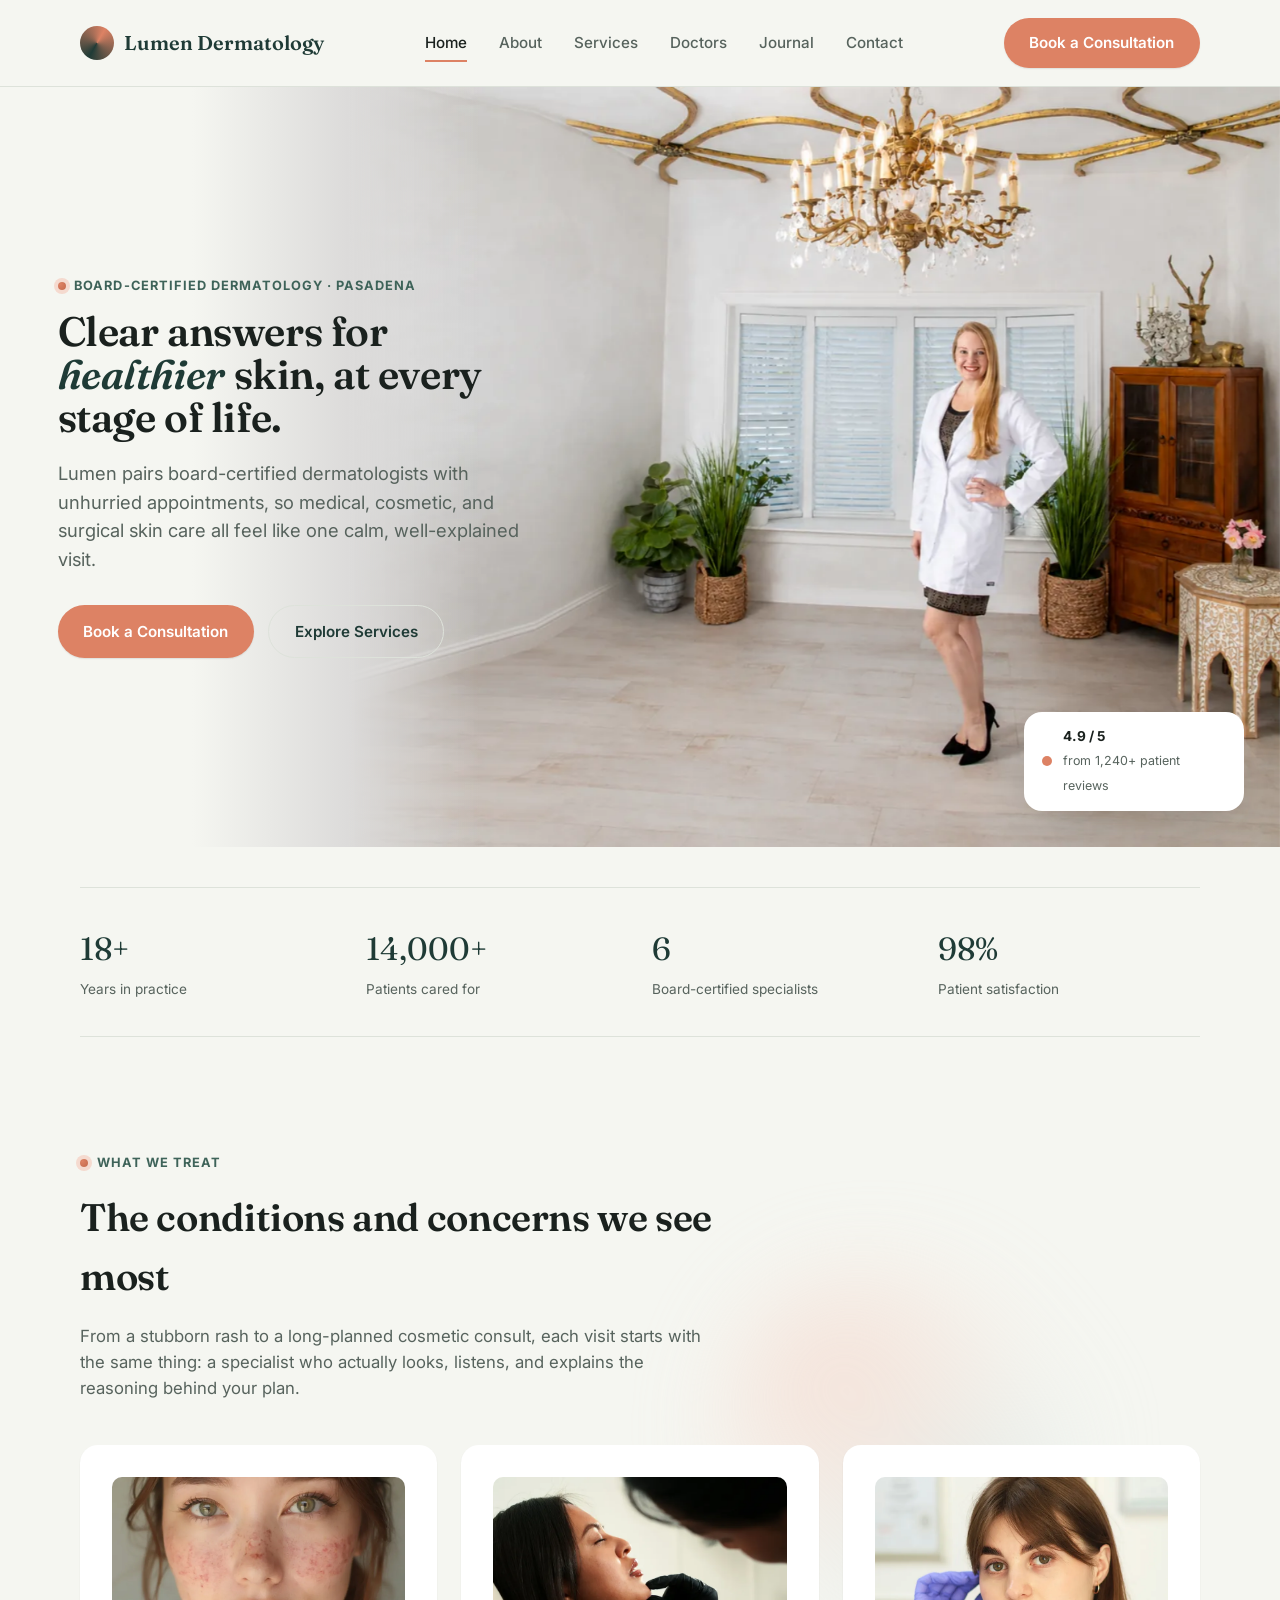
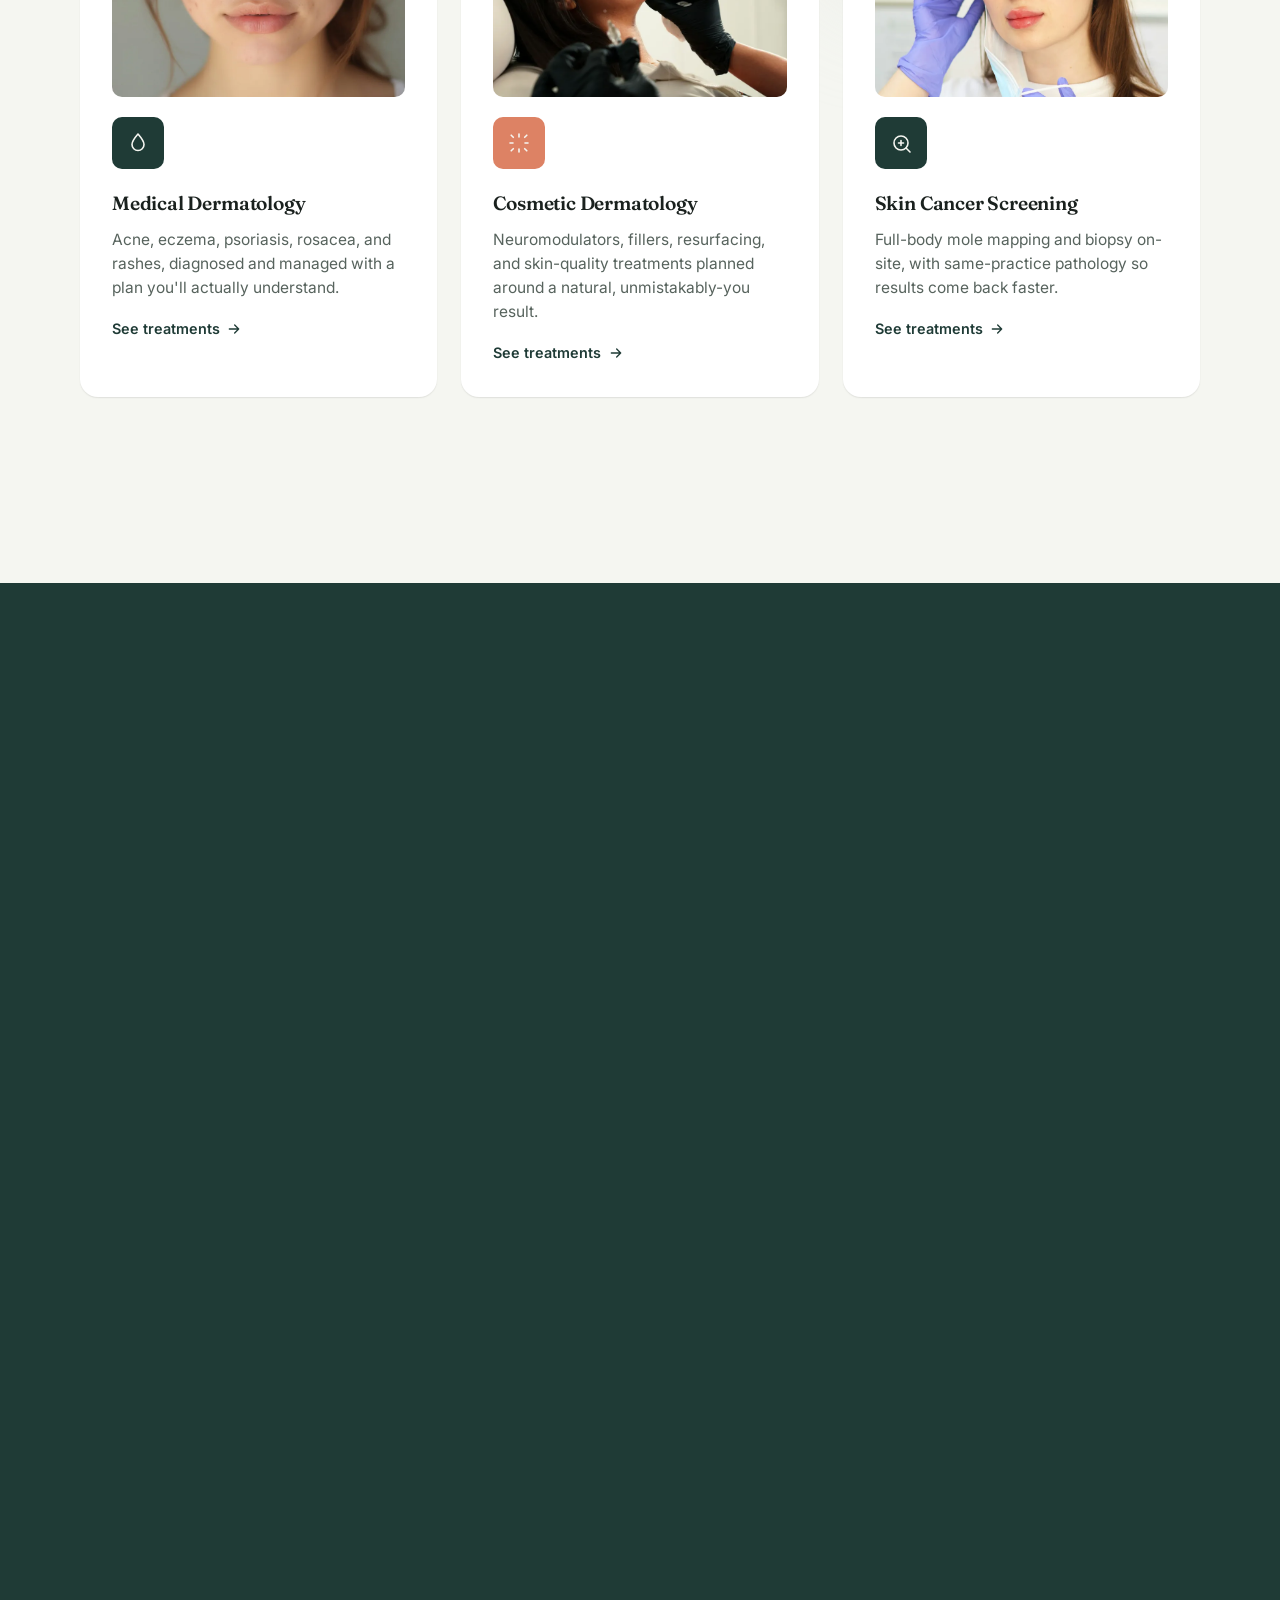
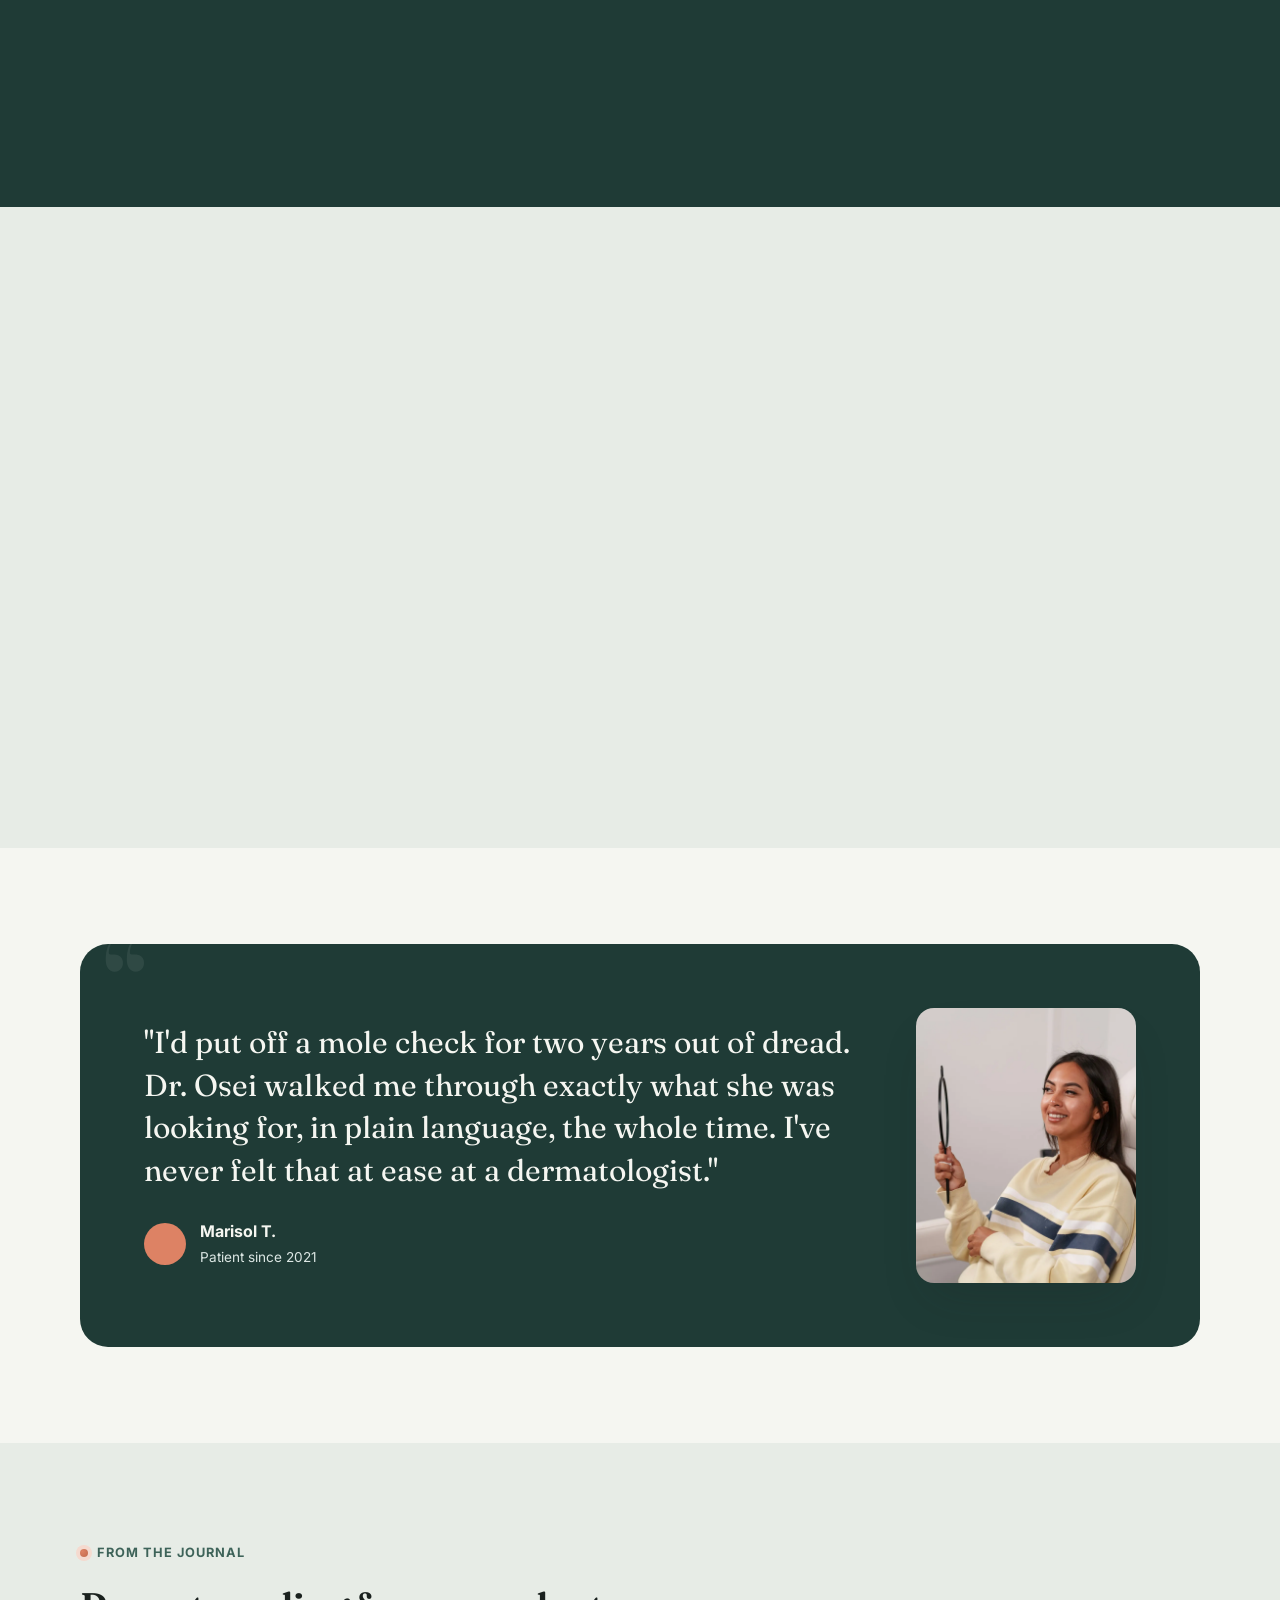
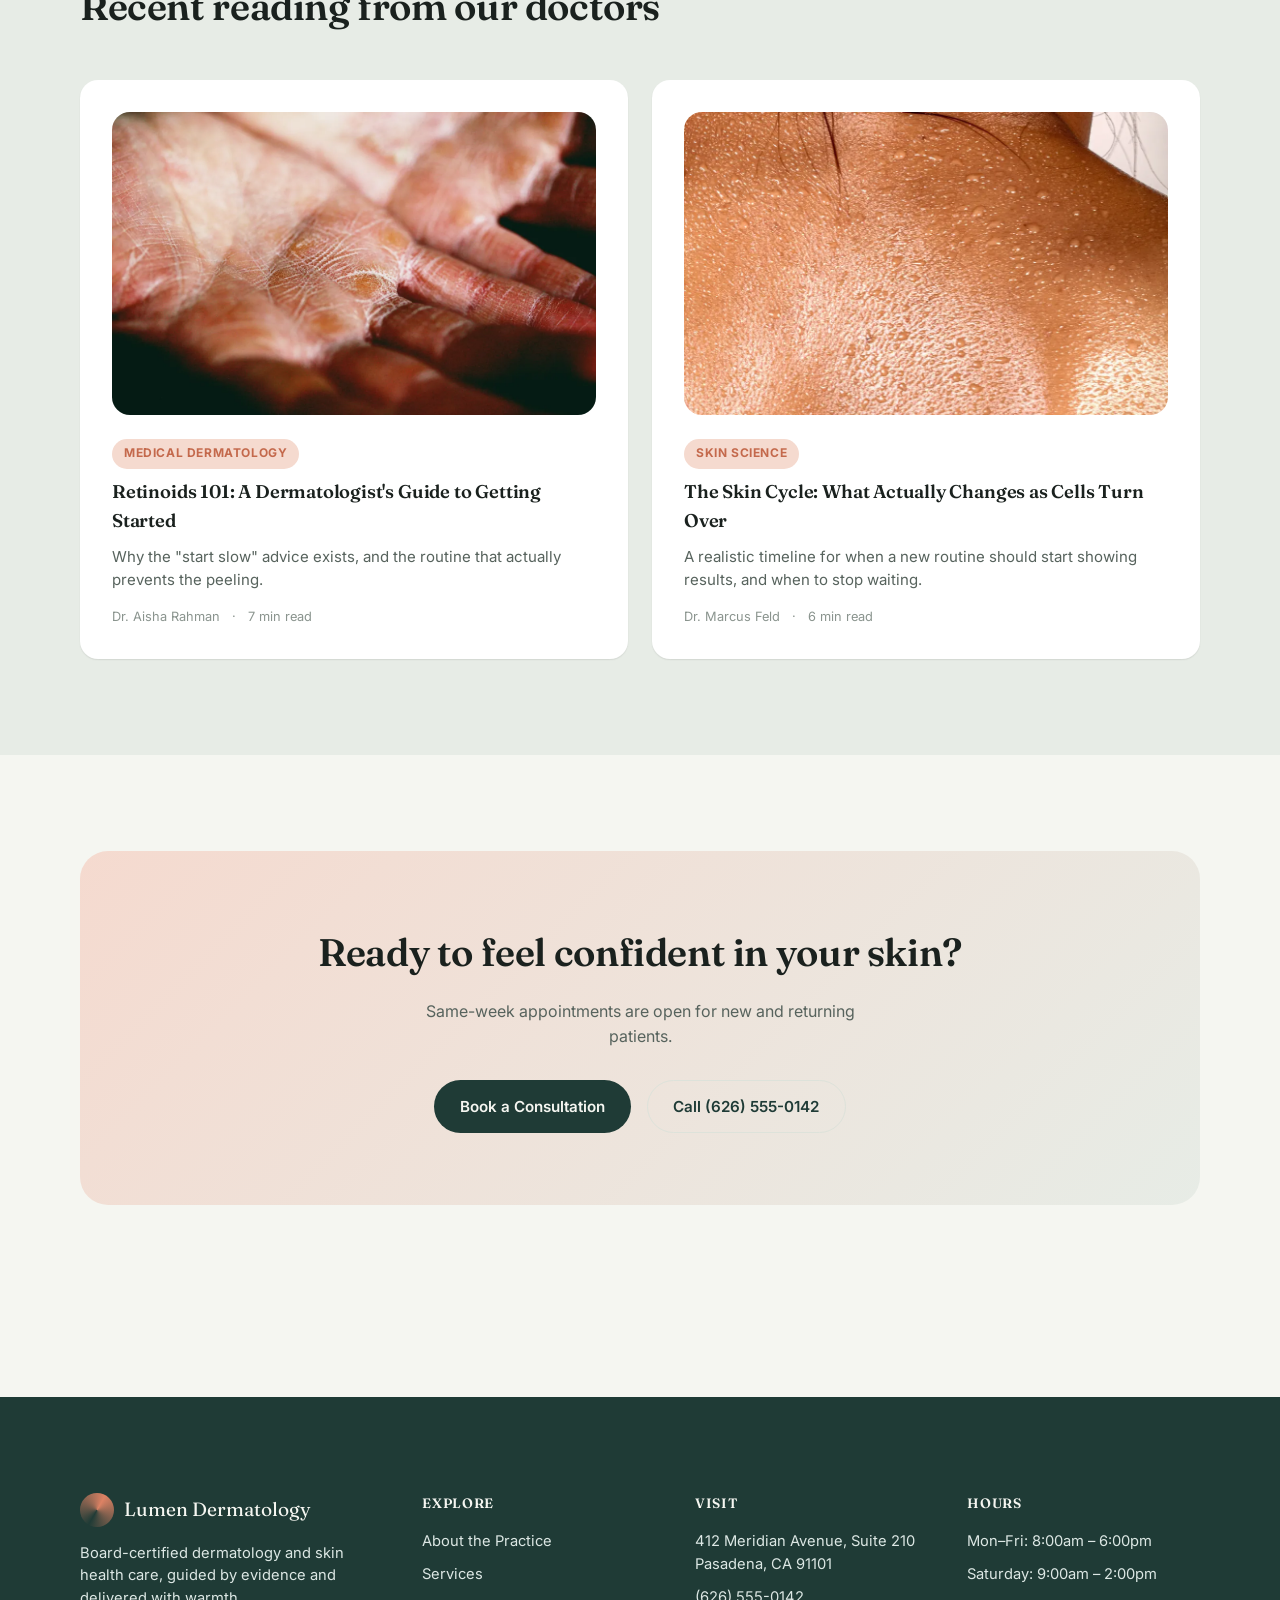
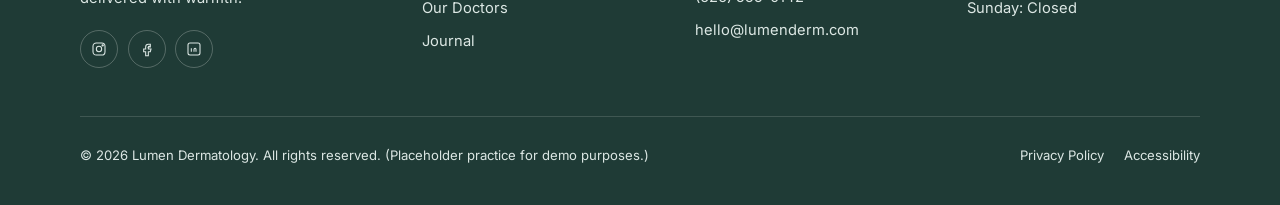
<file: index.html>
<!DOCTYPE html>
<html lang="en">
<head>
<meta charset="UTF-8">
<meta name="viewport" content="width=device-width, initial-scale=1.0">
<title>Lumen Dermatology | Board-Certified Dermatology in Pasadena</title>
<meta name="description" content="Lumen Dermatology is a board-certified dermatology and skin health practice in Pasadena, offering medical, cosmetic, and surgical dermatology with same-week appointments.">
<link rel="icon" href="data:image/svg+xml,%3Csvg xmlns='http://www.w3.org/2000/svg' viewBox='0 0 40 40'%3E%3Cdefs%3E%3ClinearGradient id='g' x1='0' y1='0' x2='1' y2='1'%3E%3Cstop offset='0' stop-color='%231F3B36'/%3E%3Cstop offset='1' stop-color='%23DD8264'/%3E%3C/linearGradient%3E%3C/defs%3E%3Ccircle cx='20' cy='20' r='18' fill='url(%23g)'/%3E%3C/svg%3E">
<link rel="preconnect" href="https://fonts.googleapis.com">
<link rel="preconnect" href="https://fonts.gstatic.com" crossorigin>
<link href="https://fonts.googleapis.com/css2?family=Fraunces:ital,opsz,wght@0,9..144,500;0,9..144,600;1,9..144,500&family=Inter:wght@400;500;600;700&display=swap" rel="stylesheet">
<link rel="stylesheet" href="css/styles.css">
</head>
<body>
<a class="skip-link" href="#main">Skip to content</a>

<header class="site-header">
  <div class="container nav">
    <a href="index.html" class="nav__logo"><span class="nav__logo-mark" aria-hidden="true"></span>Lumen Dermatology</a>
    <nav class="nav__links" aria-label="Primary">
      <a class="nav__link" href="index.html" aria-current="page">Home</a>
      <a class="nav__link" href="about.html">About</a>
      <a class="nav__link" href="services.html">Services</a>
      <a class="nav__link" href="doctors.html">Doctors</a>
      <a class="nav__link" href="blog/index.html">Journal</a>
      <a class="nav__link" href="contact.html">Contact</a>
    </nav>
    <div class="nav__right">
      <a href="contact.html" class="btn btn--primary nav__cta">Book a Consultation</a>
      <button class="nav__toggle" aria-expanded="false" aria-controls="mobile-nav" aria-label="Open menu"><span></span></button>
    </div>
  </div>
</header>

<div class="mobile-nav" id="mobile-nav">
  <a class="mobile-nav__link" href="index.html">Home</a>
  <a class="mobile-nav__link" href="about.html">About</a>
  <a class="mobile-nav__link" href="services.html">Services</a>
  <a class="mobile-nav__link" href="doctors.html">Doctors</a>
  <a class="mobile-nav__link" href="blog/index.html">Journal</a>
  <a class="mobile-nav__link" href="contact.html">Contact</a>
  <a class="btn btn--secondary btn--block mobile-nav__cta" href="contact.html">Book a Consultation</a>
</div>

<main id="main">

  <section class="hero hero--split">
    <div class="hero__media">
      <img class="hero__media-photo" src="images/hero-portrait.webp" alt="A Lumen Dermatology physician standing in an elegant treatment suite" width="1800" height="943" fetchpriority="high">
    </div>
    <div class="hero__panel">
      <p class="eyebrow">Board-Certified Dermatology · Pasadena</p>
      <h1 class="hero__title">Clear answers for <em>healthier</em> skin, at every stage of life.</h1>
      <p class="hero__subtitle">Lumen pairs board-certified dermatologists with unhurried appointments, so medical, cosmetic, and surgical skin care all feel like one calm, well-explained visit.</p>
      <div class="hero__actions">
        <a href="contact.html" class="btn btn--primary">Book a Consultation</a>
        <a href="services.html" class="btn btn--ghost">Explore Services</a>
      </div>
    </div>
    <div class="hero__badge">
      <span class="hero__badge-dot"></span>
      <div><strong>4.9 / 5</strong><span>from 1,240+ patient reviews</span></div>
    </div>
  </section>

  <section class="section" style="padding-block:2.5rem;">
    <div class="container">
      <div class="stat-strip reveal-stagger">
        <div class="stat"><div class="stat__value">18+</div><div class="stat__label">Years in practice</div></div>
        <div class="stat"><div class="stat__value">14,000+</div><div class="stat__label">Patients cared for</div></div>
        <div class="stat"><div class="stat__value">6</div><div class="stat__label">Board-certified specialists</div></div>
        <div class="stat"><div class="stat__value">98%</div><div class="stat__label">Patient satisfaction</div></div>
      </div>
    </div>
  </section>

  <section class="section" style="padding-top:4.5rem;">
    <div class="container">
      <div class="section__head reveal">
        <div class="section__head__glow" aria-hidden="true"></div>
        <div class="section__head__content">
          <p class="eyebrow">What we treat</p>
          <h2 class="section__title">The conditions and concerns we see most</h2>
          <p class="section__intro">From a stubborn rash to a long-planned cosmetic consult, each visit starts with the same thing: a specialist who actually looks, listens, and explains the reasoning behind your plan.</p>
        </div>
      </div>

      <div class="grid grid--3 reveal-stagger">
        <article class="card reveal">
          <div class="card__cover"><img src="images/medical-dermatology.webp" alt="Close examination of skin affected by rosacea" width="900" height="900" loading="lazy"></div>
          <div class="icon-badge" aria-hidden="true">
            <svg viewBox="0 0 24 24" fill="none" stroke="currentColor" stroke-width="1.6" stroke-linecap="round" stroke-linejoin="round"><path d="M12 3c3.5 4 6 7.4 6 10.5a6 6 0 1 1-12 0C6 10.4 8.5 7 12 3Z"/></svg>
          </div>
          <h3 class="service-card__title">Medical Dermatology</h3>
          <p class="service-card__text">Acne, eczema, psoriasis, rosacea, and rashes, diagnosed and managed with a plan you'll actually understand.</p>
          <a class="service-card__link" href="services.html">See treatments <svg viewBox="0 0 24 24" fill="none" stroke="currentColor" stroke-width="2" stroke-linecap="round" stroke-linejoin="round"><path d="M5 12h14M13 6l6 6-6 6"/></svg></a>
        </article>

        <article class="card card--coral reveal">
          <div class="card__cover"><img src="images/cosmetic-dermatology.webp" alt="A cosmetic injectable treatment being carefully administered" width="900" height="600" loading="lazy"></div>
          <div class="icon-badge" aria-hidden="true">
            <svg viewBox="0 0 24 24" fill="none" stroke="currentColor" stroke-width="1.6" stroke-linecap="round" stroke-linejoin="round"><path d="M12 3v3M12 18v3M4.2 4.2l2.1 2.1M17.7 17.7l2.1 2.1M3 12h3M18 12h3M4.2 19.8l2.1-2.1M17.7 6.3l2.1-2.1"/></svg>
          </div>
          <h3 class="service-card__title">Cosmetic Dermatology</h3>
          <p class="service-card__text">Neuromodulators, fillers, resurfacing, and skin-quality treatments planned around a natural, unmistakably-you result.</p>
          <a class="service-card__link" href="services.html">See treatments <svg viewBox="0 0 24 24" fill="none" stroke="currentColor" stroke-width="2" stroke-linecap="round" stroke-linejoin="round"><path d="M5 12h14M13 6l6 6-6 6"/></svg></a>
        </article>

        <article class="card reveal">
          <div class="card__cover"><img src="images/skin-screening.webp" alt="Patient prepared for a clinical skin screening visit" width="900" height="1350" loading="lazy"></div>
          <div class="icon-badge" aria-hidden="true">
            <svg viewBox="0 0 24 24" fill="none" stroke="currentColor" stroke-width="1.6" stroke-linecap="round" stroke-linejoin="round"><circle cx="12" cy="12" r="7"/><path d="m17 17 4 4"/><path d="M9.5 12h5M12 9.5v5"/></svg>
          </div>
          <h3 class="service-card__title">Skin Cancer Screening</h3>
          <p class="service-card__text">Full-body mole mapping and biopsy on-site, with same-practice pathology so results come back faster.</p>
          <a class="service-card__link" href="services.html">See treatments <svg viewBox="0 0 24 24" fill="none" stroke="currentColor" stroke-width="2" stroke-linecap="round" stroke-linejoin="round"><path d="M5 12h14M13 6l6 6-6 6"/></svg></a>
        </article>
      </div>

      <div class="section__foot reveal">
        <a href="services.html" class="btn btn--secondary">View All Services</a>
      </div>
    </div>
  </section>

  <section class="decades" id="decades" aria-label="Skin care by decade">
    <div class="container decades__container">
      <div class="section__head reveal">
        <p class="eyebrow">A plan for every decade</p>
        <h2 class="section__title">Your skin's needs change. So does our care.</h2>
      </div>

      <div class="decades__body reveal">
        <div class="decades__tabs" role="tablist" aria-label="Choose a decade">
          <button type="button" class="decades__tab is-active" role="tab" aria-selected="true" aria-controls="decade-panel-20" id="decade-tab-20" data-decade="20">20's</button>
          <button type="button" class="decades__tab" role="tab" aria-selected="false" aria-controls="decade-panel-30" id="decade-tab-30" data-decade="30" tabindex="-1">30's</button>
          <button type="button" class="decades__tab" role="tab" aria-selected="false" aria-controls="decade-panel-40" id="decade-tab-40" data-decade="40" tabindex="-1">40's</button>
          <button type="button" class="decades__tab" role="tab" aria-selected="false" aria-controls="decade-panel-50" id="decade-tab-50" data-decade="50" tabindex="-1">50's</button>
          <button type="button" class="decades__tab" role="tab" aria-selected="false" aria-controls="decade-panel-60" id="decade-tab-60" data-decade="60" tabindex="-1">60's</button>
          <button type="button" class="decades__tab" role="tab" aria-selected="false" aria-controls="decade-panel-70" id="decade-tab-70" data-decade="70" tabindex="-1">70's</button>
        </div>

        <div class="decades__panels">
          <div class="decades__panel decades__panel--photo is-active" id="decade-panel-20" data-decade-panel="20" role="tabpanel" aria-labelledby="decade-tab-20">
            <div class="decades__bg"><img src="images/decade-20s.webp" alt="A woman in her 20s with clear, healthy skin" width="1100" height="619" style="object-position:32% 22%;"></div>
            <div class="decades__scrim" aria-hidden="true"></div>
            <div class="decades__panel-body">
              <p class="decades__label">20's &middot; Learn + Prevent</p>
              <h3 class="decades__title">Build habits before you need to fix anything</h3>
              <p class="decades__goal"><strong>Goal:</strong> Set up a simple routine and sun-safe habits while skin is at its most resilient.</p>
              <div class="decades__cols">
                <div>
                  <h4>Top Concerns</h4>
                  <ul>
                    <li>Occasional breakouts</li>
                    <li>Building sun protection habits</li>
                    <li>Finding a routine that fits</li>
                    <li>Early skin education</li>
                  </ul>
                </div>
                <div>
                  <h4>Featured Services</h4>
                  <ul>
                    <li>Acne &amp; adult acne care</li>
                    <li>Skin-quality &amp; texture treatments</li>
                    <li>Chemical peels</li>
                    <li>Annual mole mapping</li>
                  </ul>
                </div>
              </div>
            </div>
          </div>

          <div class="decades__panel" id="decade-panel-30" data-decade-panel="30" role="tabpanel" aria-labelledby="decade-tab-30" hidden>
            <span class="decades__numeral" aria-hidden="true">30</span>
            <div class="decades__panel-body">
              <p class="decades__label">30's &middot; Build + Protect</p>
              <h3 class="decades__title">Stay ahead of the first changes</h3>
              <p class="decades__goal"><strong>Goal:</strong> Protect the collagen you have, and catch change early instead of reacting to it.</p>
              <div class="decades__cols">
                <div>
                  <h4>Top Concerns</h4>
                  <ul>
                    <li>First fine lines around the eyes</li>
                    <li>Cumulative sun exposure</li>
                    <li>Uneven tone</li>
                    <li>Lingering adult acne</li>
                  </ul>
                </div>
                <div>
                  <h4>Featured Services</h4>
                  <ul>
                    <li>Preventive neuromodulators</li>
                    <li>Chemical peels</li>
                    <li>Microneedling</li>
                    <li>Annual mole mapping</li>
                  </ul>
                </div>
              </div>
            </div>
          </div>

          <div class="decades__panel decades__panel--photo" id="decade-panel-40" data-decade-panel="40" role="tabpanel" aria-labelledby="decade-tab-40" hidden>
            <div class="decades__bg"><img src="images/decade-40s.webp" alt="A woman in her 40s with a healthy, even complexion" width="1100" height="619" style="object-position:26% 18%;"></div>
            <div class="decades__scrim" aria-hidden="true"></div>
            <div class="decades__panel-body">
              <p class="decades__label">40's &middot; Refine + Restore</p>
              <h3 class="decades__title">Address change before it accelerates</h3>
              <p class="decades__goal"><strong>Goal:</strong> Refine texture and restore volume while treatments can still work with a light touch.</p>
              <div class="decades__cols">
                <div>
                  <h4>Top Concerns</h4>
                  <ul>
                    <li>Deepening expression lines</li>
                    <li>Early volume loss</li>
                    <li>Sun spots &amp; pigment</li>
                    <li>Textural changes</li>
                  </ul>
                </div>
                <div>
                  <h4>Featured Services</h4>
                  <ul>
                    <li>Dermal fillers</li>
                    <li>Neuromodulators</li>
                    <li>IPL for sun damage</li>
                    <li>Skin-quality &amp; texture treatments</li>
                  </ul>
                </div>
              </div>
            </div>
          </div>

          <div class="decades__panel decades__panel--photo" id="decade-panel-50" data-decade-panel="50" role="tabpanel" aria-labelledby="decade-tab-50" hidden>
            <div class="decades__bg"><img src="images/decade-50s.webp" alt="A woman in her 50s with a warm, confident smile" width="1100" height="619" style="object-position:24% 20%;"></div>
            <div class="decades__scrim" aria-hidden="true"></div>
            <div class="decades__panel-body">
              <p class="decades__label">50's &middot; Renew + Rebalance</p>
              <h3 class="decades__title">Support skin through hormonal change</h3>
              <p class="decades__goal"><strong>Goal:</strong> Rebuild firmness and manage the faster changes that come with this decade.</p>
              <div class="decades__cols">
                <div>
                  <h4>Top Concerns</h4>
                  <ul>
                    <li>Thinner, drier skin</li>
                    <li>More visible sun damage</li>
                    <li>Age spots</li>
                    <li>Loss of elasticity</li>
                  </ul>
                </div>
                <div>
                  <h4>Featured Services</h4>
                  <ul>
                    <li>Laser resurfacing</li>
                    <li>Vascular &amp; pigment laser</li>
                    <li>Dermal fillers</li>
                    <li>Scar revision</li>
                  </ul>
                </div>
              </div>
            </div>
          </div>

          <div class="decades__panel decades__panel--photo" id="decade-panel-60" data-decade-panel="60" role="tabpanel" aria-labelledby="decade-tab-60" hidden>
            <div class="decades__bg"><img src="images/decade-60s.webp" alt="A woman in her 60s with radiant, well-cared-for skin" width="1100" height="576" style="object-position:20% 15%;"></div>
            <div class="decades__scrim" aria-hidden="true"></div>
            <div class="decades__panel-body">
              <p class="decades__label">60's &middot; Revitalize + Regenerate</p>
              <h3 class="decades__title">Work with your skin, not against it</h3>
              <p class="decades__goal"><strong>Goal:</strong> Prioritize skin health and quality with care built around natural rejuvenation.</p>
              <div class="decades__cols">
                <div>
                  <h4>Top Concerns</h4>
                  <ul>
                    <li>Loss of volume</li>
                    <li>Thin, crepey texture</li>
                    <li>Stubborn age spots</li>
                    <li>Overall skin vitality</li>
                  </ul>
                </div>
                <div>
                  <h4>Featured Services</h4>
                  <ul>
                    <li>Laser resurfacing</li>
                    <li>Microneedling</li>
                    <li>Dermal fillers</li>
                    <li>Annual screening plans</li>
                  </ul>
                </div>
              </div>
            </div>
          </div>

          <div class="decades__panel" id="decade-panel-70" data-decade-panel="70" role="tabpanel" aria-labelledby="decade-tab-70" hidden>
            <span class="decades__numeral" aria-hidden="true">70</span>
            <div class="decades__panel-body">
              <p class="decades__label">70's &middot; Protect + Maintain</p>
              <h3 class="decades__title">Keep long-term skin health on track</h3>
              <p class="decades__goal"><strong>Goal:</strong> Maintain what's working, treat gently, and catch anything new as early as possible.</p>
              <div class="decades__cols">
                <div>
                  <h4>Top Concerns</h4>
                  <ul>
                    <li>Fragile, thinning skin</li>
                    <li>Slower healing</li>
                    <li>Increased skin cancer risk</li>
                    <li>Persistent dryness</li>
                  </ul>
                </div>
                <div>
                  <h4>Featured Services</h4>
                  <ul>
                    <li>Full-body mole mapping</li>
                    <li>Dermoscopy &amp; biopsy</li>
                    <li>Gentle resurfacing</li>
                    <li>Skin-quality treatments</li>
                  </ul>
                </div>
              </div>
            </div>
          </div>
        </div>
      </div>

      <p class="decades__tagline reveal">Every decade deserves its own plan.</p>
    </div>
  </section>

  <section class="section section--alt">
    <div class="container">
      <div class="section__head center reveal">
        <p class="eyebrow">Why patients choose Lumen</p>
        <h2 class="section__title">Care that's thorough without being slow</h2>
      </div>

      <div class="grid grid--4 reveal-stagger">
        <div class="card value-card reveal">
          <div class="icon-badge" aria-hidden="true"><svg viewBox="0 0 24 24" fill="none" stroke="currentColor" stroke-width="1.6" stroke-linecap="round" stroke-linejoin="round"><path d="M12 3 4 6v6c0 4.5 3.2 7.7 8 9 4.8-1.3 8-4.5 8-9V6l-8-3Z"/></svg></div>
          <h3 class="service-card__title">Evidence-based</h3>
          <p class="service-card__text">Treatment plans built on published research, not this month's trend.</p>
        </div>
        <div class="card value-card reveal">
          <div class="icon-badge" aria-hidden="true"><svg viewBox="0 0 24 24" fill="none" stroke="currentColor" stroke-width="1.6" stroke-linecap="round" stroke-linejoin="round"><circle cx="12" cy="12" r="8"/><path d="M12 8v4l3 2"/></svg></div>
          <h3 class="service-card__title">Same-week visits</h3>
          <p class="service-card__text">Most new patients are seen within a week, not a season.</p>
        </div>
        <div class="card value-card reveal">
          <div class="icon-badge" aria-hidden="true"><svg viewBox="0 0 24 24" fill="none" stroke="currentColor" stroke-width="1.6" stroke-linecap="round" stroke-linejoin="round"><path d="M4 19V7a2 2 0 0 1 2-2h6l2 2h6a2 2 0 0 1 2 2v8a2 2 0 0 1-2 2H6a2 2 0 0 1-2-2Z"/></svg></div>
          <h3 class="service-card__title">In-house pathology</h3>
          <p class="service-card__text">Biopsies read by our own lab, so results come back sooner.</p>
        </div>
        <div class="card value-card reveal">
          <div class="icon-badge" aria-hidden="true"><svg viewBox="0 0 24 24" fill="none" stroke="currentColor" stroke-width="1.6" stroke-linecap="round" stroke-linejoin="round"><rect x="4" y="5" width="16" height="14" rx="2"/><path d="M4 10h16M9 15h6"/></svg></div>
          <h3 class="service-card__title">Transparent pricing</h3>
          <p class="service-card__text">Cosmetic quotes in writing, before anything is scheduled.</p>
        </div>
      </div>
    </div>
  </section>

  <section class="section">
    <div class="container">
      <div class="testimonial testimonial--photo reveal">
        <div>
          <p class="testimonial__quote">"I'd put off a mole check for two years out of dread. Dr. Osei walked me through exactly what she was looking for, in plain language, the whole time. I've never felt that at ease at a dermatologist."</p>
          <div class="testimonial__author">
            <div class="testimonial__author-mark" aria-hidden="true"></div>
            <div><strong>Marisol T.</strong><span>Patient since 2021</span></div>
          </div>
        </div>
        <div class="testimonial__photo">
          <img src="images/testimonial-patient.webp" alt="A patient at ease after a skin consultation" width="900" height="1200" loading="lazy">
        </div>
      </div>
    </div>
  </section>

  <section class="section section--alt">
    <div class="container">
      <div class="section__head reveal">
        <p class="eyebrow">From the journal</p>
        <h2 class="section__title">Recent reading from our doctors</h2>
      </div>
      <div class="grid grid--2 reveal-stagger">
        <a class="card reveal" href="blog/retinoids-101.html" style="text-decoration:none;">
          <div class="blog-card__cover"><img src="images/blog-retinoids-cover.webp" alt="" width="1200" height="800" loading="lazy"></div>
          <span class="tag">Medical Dermatology</span>
          <h3 class="blog-card__title">Retinoids 101: A Dermatologist's Guide to Getting Started</h3>
          <p class="blog-card__excerpt">Why the "start slow" advice exists, and the routine that actually prevents the peeling.</p>
          <div class="blog-card__meta"><span>Dr. Aisha Rahman</span><span>·</span><span>7 min read</span></div>
        </a>
        <a class="card reveal" href="blog/skin-cell-turnover.html" style="text-decoration:none;">
          <div class="blog-card__cover"><img src="images/blog-skin-cycle-cover.webp" alt="" width="1000" height="625" loading="lazy"></div>
          <span class="tag">Skin Science</span>
          <h3 class="blog-card__title">The Skin Cycle: What Actually Changes as Cells Turn Over</h3>
          <p class="blog-card__excerpt">A realistic timeline for when a new routine should start showing results, and when to stop waiting.</p>
          <div class="blog-card__meta"><span>Dr. Marcus Feld</span><span>·</span><span>6 min read</span></div>
        </a>
      </div>
    </div>
  </section>

  <section class="section">
    <div class="container">
      <div class="cta-band reveal">
        <h2 class="cta-band__title">Ready to feel confident in your skin?</h2>
        <p class="cta-band__text">Same-week appointments are open for new and returning patients.</p>
        <div class="cta-band__actions">
          <a href="contact.html" class="btn btn--secondary">Book a Consultation</a>
          <a href="tel:+16265550142" class="btn btn--ghost">Call (626) 555-0142</a>
        </div>
      </div>
    </div>
  </section>

</main>

<footer class="site-footer">
  <div class="container">
    <div class="footer__grid">
      <div>
        <div class="footer__brand"><span class="nav__logo-mark" aria-hidden="true"></span>Lumen Dermatology</div>
        <p class="footer__tagline">Board-certified dermatology and skin health care, guided by evidence and delivered with warmth.</p>
        <div class="footer__social">
          <a href="#" aria-label="Lumen Dermatology on Instagram"><svg width="16" height="16" viewBox="0 0 24 24" fill="none" stroke="currentColor" stroke-width="1.6"><rect x="3" y="3" width="18" height="18" rx="5"/><circle cx="12" cy="12" r="4"/><circle cx="17.5" cy="6.5" r="1"/></svg></a>
          <a href="#" aria-label="Lumen Dermatology on Facebook"><svg width="16" height="16" viewBox="0 0 24 24" fill="none" stroke="currentColor" stroke-width="1.6"><path d="M14 9h3V5h-3a4 4 0 0 0-4 4v3H7v4h3v6h4v-6h3l1-4h-4V9a1 1 0 0 1 1-1Z"/></svg></a>
          <a href="#" aria-label="Lumen Dermatology on LinkedIn"><svg width="16" height="16" viewBox="0 0 24 24" fill="none" stroke="currentColor" stroke-width="1.6"><rect x="3" y="3" width="18" height="18" rx="3"/><path d="M8 11v5M8 8v.01M12 16v-3.2c0-1 .8-1.8 1.8-1.8s1.2.8 1.2 1.8V16"/></svg></a>
        </div>
      </div>
      <div class="footer__col">
        <h4>Explore</h4>
        <ul>
          <li><a href="about.html">About the Practice</a></li>
          <li><a href="services.html">Services</a></li>
          <li><a href="doctors.html">Our Doctors</a></li>
          <li><a href="blog/index.html">Journal</a></li>
        </ul>
      </div>
      <div class="footer__col">
        <h4>Visit</h4>
        <ul>
          <li>412 Meridian Avenue, Suite 210<br>Pasadena, CA 91101</li>
          <li><a href="tel:+16265550142">(626) 555-0142</a></li>
          <li><a href="mailto:hello@lumenderm.com">hello@lumenderm.com</a></li>
        </ul>
      </div>
      <div class="footer__col">
        <h4>Hours</h4>
        <ul>
          <li>Mon–Fri: 8:00am – 6:00pm</li>
          <li>Saturday: 9:00am – 2:00pm</li>
          <li>Sunday: Closed</li>
        </ul>
      </div>
    </div>
    <div class="footer__bottom">
      <span>&copy; <span class="js-year">2026</span> Lumen Dermatology. All rights reserved. (Placeholder practice for demo purposes.)</span>
      <div class="footer__legal">
        <a href="#">Privacy Policy</a>
        <a href="#">Accessibility</a>
      </div>
    </div>
  </div>
</footer>

<script src="js/main.js" defer></script>
</body>
</html>
</file>
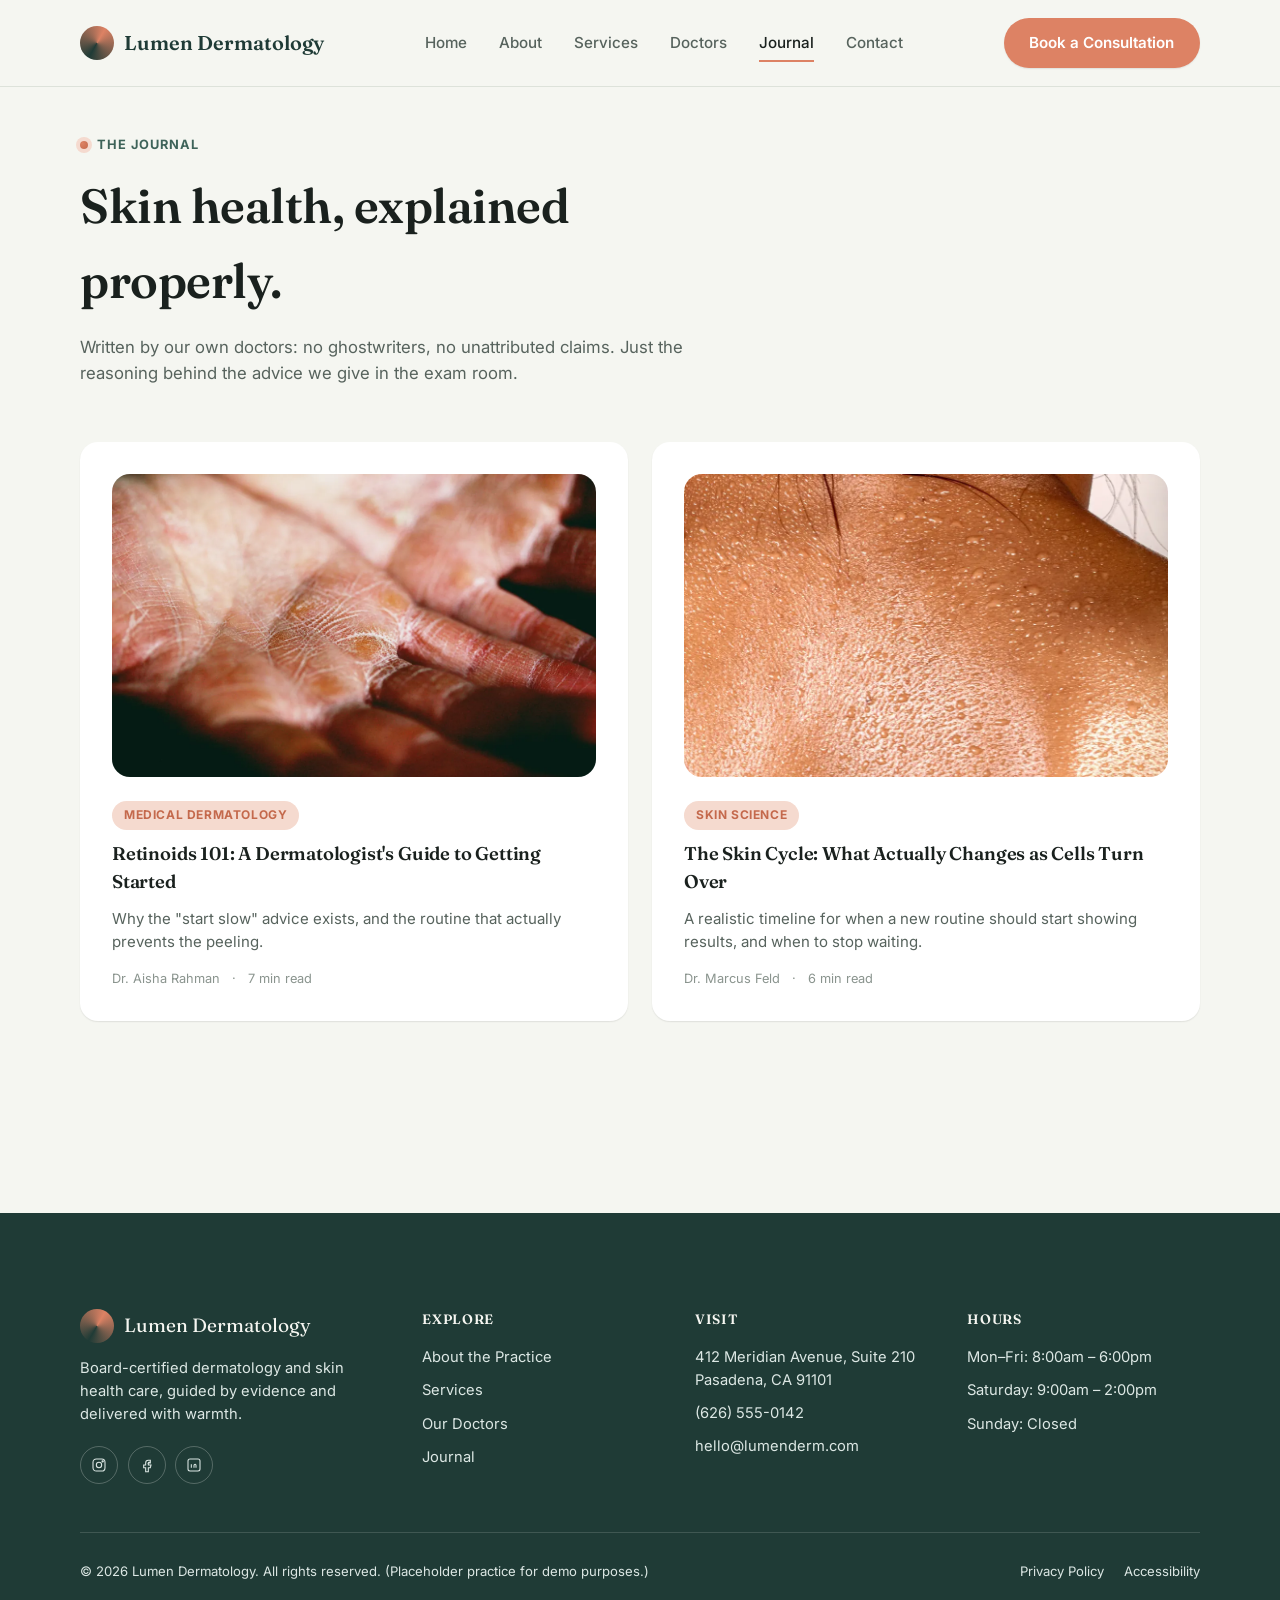
<file: blog/index.html>
<!DOCTYPE html>
<html lang="en">
<head>
<meta charset="UTF-8">
<meta name="viewport" content="width=device-width, initial-scale=1.0">
<title>The Journal | Lumen Dermatology</title>
<meta name="description" content="Skin health guidance from the board-certified dermatologists at Lumen Dermatology.">
<link rel="icon" href="data:image/svg+xml,%3Csvg xmlns='http://www.w3.org/2000/svg' viewBox='0 0 40 40'%3E%3Cdefs%3E%3ClinearGradient id='g' x1='0' y1='0' x2='1' y2='1'%3E%3Cstop offset='0' stop-color='%231F3B36'/%3E%3Cstop offset='1' stop-color='%23DD8264'/%3E%3C/linearGradient%3E%3C/defs%3E%3Ccircle cx='20' cy='20' r='18' fill='url(%23g)'/%3E%3C/svg%3E">
<link rel="preconnect" href="https://fonts.googleapis.com">
<link rel="preconnect" href="https://fonts.gstatic.com" crossorigin>
<link href="https://fonts.googleapis.com/css2?family=Fraunces:ital,opsz,wght@0,9..144,500;0,9..144,600;1,9..144,500&family=Inter:wght@400;500;600;700&display=swap" rel="stylesheet">
<link rel="stylesheet" href="../css/styles.css">
</head>
<body>
<a class="skip-link" href="#main">Skip to content</a>

<header class="site-header">
  <div class="container nav">
    <a href="../index.html" class="nav__logo"><span class="nav__logo-mark" aria-hidden="true"></span>Lumen Dermatology</a>
    <nav class="nav__links" aria-label="Primary">
      <a class="nav__link" href="../index.html">Home</a>
      <a class="nav__link" href="../about.html">About</a>
      <a class="nav__link" href="../services.html">Services</a>
      <a class="nav__link" href="../doctors.html">Doctors</a>
      <a class="nav__link" href="index.html" aria-current="page">Journal</a>
      <a class="nav__link" href="../contact.html">Contact</a>
    </nav>
    <div class="nav__right">
      <a href="../contact.html" class="btn btn--primary nav__cta">Book a Consultation</a>
      <button class="nav__toggle" aria-expanded="false" aria-controls="mobile-nav" aria-label="Open menu"><span></span></button>
    </div>
  </div>
</header>

<div class="mobile-nav" id="mobile-nav">
  <a class="mobile-nav__link" href="../index.html">Home</a>
  <a class="mobile-nav__link" href="../about.html">About</a>
  <a class="mobile-nav__link" href="../services.html">Services</a>
  <a class="mobile-nav__link" href="../doctors.html">Doctors</a>
  <a class="mobile-nav__link" href="index.html">Journal</a>
  <a class="mobile-nav__link" href="../contact.html">Contact</a>
  <a class="btn btn--secondary btn--block mobile-nav__cta" href="../contact.html">Book a Consultation</a>
</div>

<main id="main">

  <section class="page-hero">
    <div class="container">
      <p class="eyebrow reveal">The Journal</p>
      <h1 class="page-hero__title reveal">Skin health, explained properly.</h1>
      <p class="page-hero__subtitle reveal">Written by our own doctors: no ghostwriters, no unattributed claims. Just the reasoning behind the advice we give in the exam room.</p>
    </div>
  </section>

  <section class="section" style="padding-top:0;">
    <div class="container">
      <div class="grid grid--2 reveal-stagger">
        <a class="card reveal" href="retinoids-101.html" style="text-decoration:none;">
          <div class="blog-card__cover"><img src="../images/blog-retinoids-cover.webp" alt="" width="1200" height="800" loading="lazy"></div>
          <span class="tag">Medical Dermatology</span>
          <h2 class="blog-card__title">Retinoids 101: A Dermatologist's Guide to Getting Started</h2>
          <p class="blog-card__excerpt">Why the "start slow" advice exists, and the routine that actually prevents the peeling.</p>
          <div class="blog-card__meta"><span>Dr. Aisha Rahman</span><span>·</span><span>7 min read</span></div>
        </a>
        <a class="card reveal" href="skin-cell-turnover.html" style="text-decoration:none;">
          <div class="blog-card__cover"><img src="../images/blog-skin-cycle-cover.webp" alt="" width="1000" height="625" loading="lazy"></div>
          <span class="tag">Skin Science</span>
          <h2 class="blog-card__title">The Skin Cycle: What Actually Changes as Cells Turn Over</h2>
          <p class="blog-card__excerpt">A realistic timeline for when a new routine should start showing results, and when to stop waiting.</p>
          <div class="blog-card__meta"><span>Dr. Marcus Feld</span><span>·</span><span>6 min read</span></div>
        </a>
      </div>
    </div>
  </section>

</main>

<footer class="site-footer">
  <div class="container">
    <div class="footer__grid">
      <div>
        <div class="footer__brand"><span class="nav__logo-mark" aria-hidden="true"></span>Lumen Dermatology</div>
        <p class="footer__tagline">Board-certified dermatology and skin health care, guided by evidence and delivered with warmth.</p>
        <div class="footer__social">
          <a href="#" aria-label="Lumen Dermatology on Instagram"><svg width="16" height="16" viewBox="0 0 24 24" fill="none" stroke="currentColor" stroke-width="1.6"><rect x="3" y="3" width="18" height="18" rx="5"/><circle cx="12" cy="12" r="4"/><circle cx="17.5" cy="6.5" r="1"/></svg></a>
          <a href="#" aria-label="Lumen Dermatology on Facebook"><svg width="16" height="16" viewBox="0 0 24 24" fill="none" stroke="currentColor" stroke-width="1.6"><path d="M14 9h3V5h-3a4 4 0 0 0-4 4v3H7v4h3v6h4v-6h3l1-4h-4V9a1 1 0 0 1 1-1Z"/></svg></a>
          <a href="#" aria-label="Lumen Dermatology on LinkedIn"><svg width="16" height="16" viewBox="0 0 24 24" fill="none" stroke="currentColor" stroke-width="1.6"><rect x="3" y="3" width="18" height="18" rx="3"/><path d="M8 11v5M8 8v.01M12 16v-3.2c0-1 .8-1.8 1.8-1.8s1.2.8 1.2 1.8V16"/></svg></a>
        </div>
      </div>
      <div class="footer__col">
        <h4>Explore</h4>
        <ul>
          <li><a href="../about.html">About the Practice</a></li>
          <li><a href="../services.html">Services</a></li>
          <li><a href="../doctors.html">Our Doctors</a></li>
          <li><a href="index.html">Journal</a></li>
        </ul>
      </div>
      <div class="footer__col">
        <h4>Visit</h4>
        <ul>
          <li>412 Meridian Avenue, Suite 210<br>Pasadena, CA 91101</li>
          <li><a href="tel:+16265550142">(626) 555-0142</a></li>
          <li><a href="mailto:hello@lumenderm.com">hello@lumenderm.com</a></li>
        </ul>
      </div>
      <div class="footer__col">
        <h4>Hours</h4>
        <ul>
          <li>Mon–Fri: 8:00am – 6:00pm</li>
          <li>Saturday: 9:00am – 2:00pm</li>
          <li>Sunday: Closed</li>
        </ul>
      </div>
    </div>
    <div class="footer__bottom">
      <span>&copy; <span class="js-year">2026</span> Lumen Dermatology. All rights reserved. (Placeholder practice for demo purposes.)</span>
      <div class="footer__legal">
        <a href="#">Privacy Policy</a>
        <a href="#">Accessibility</a>
      </div>
    </div>
  </div>
</footer>

<script src="../js/main.js" defer></script>
</body>
</html>
</file>
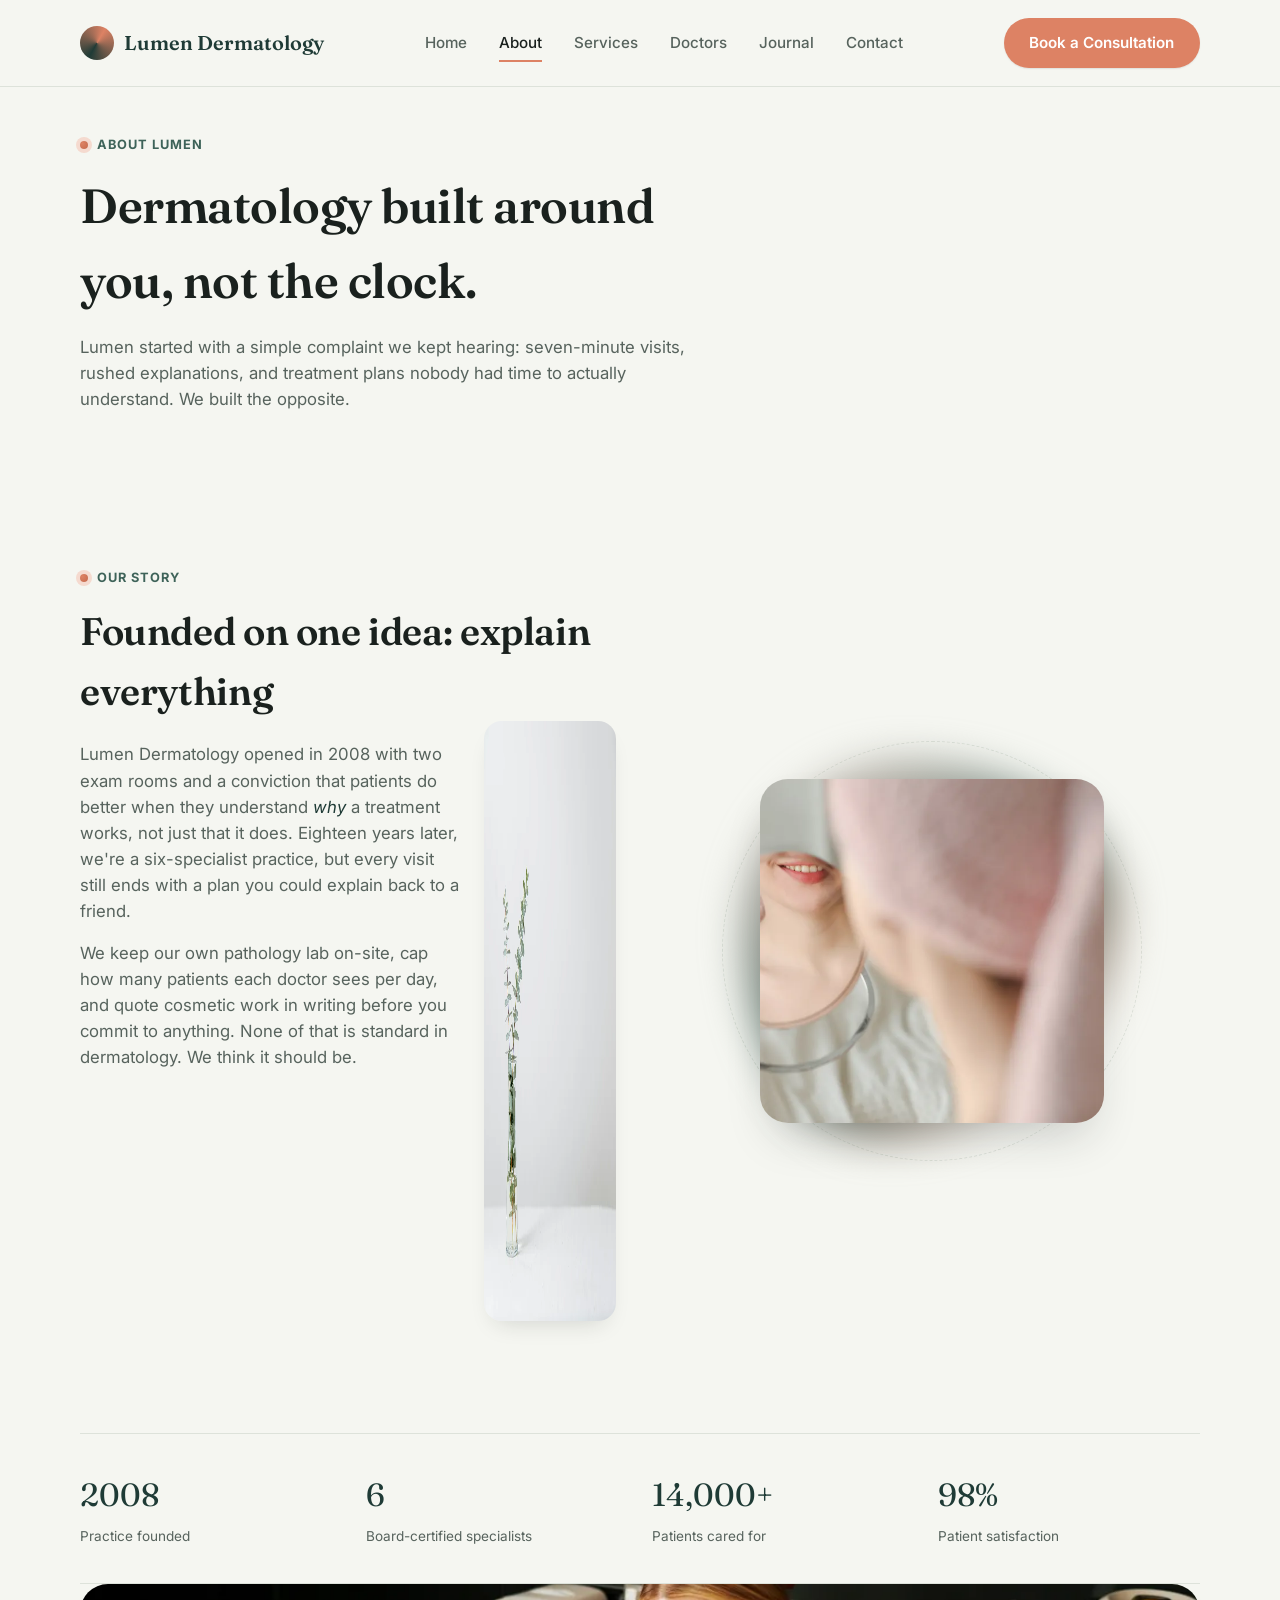
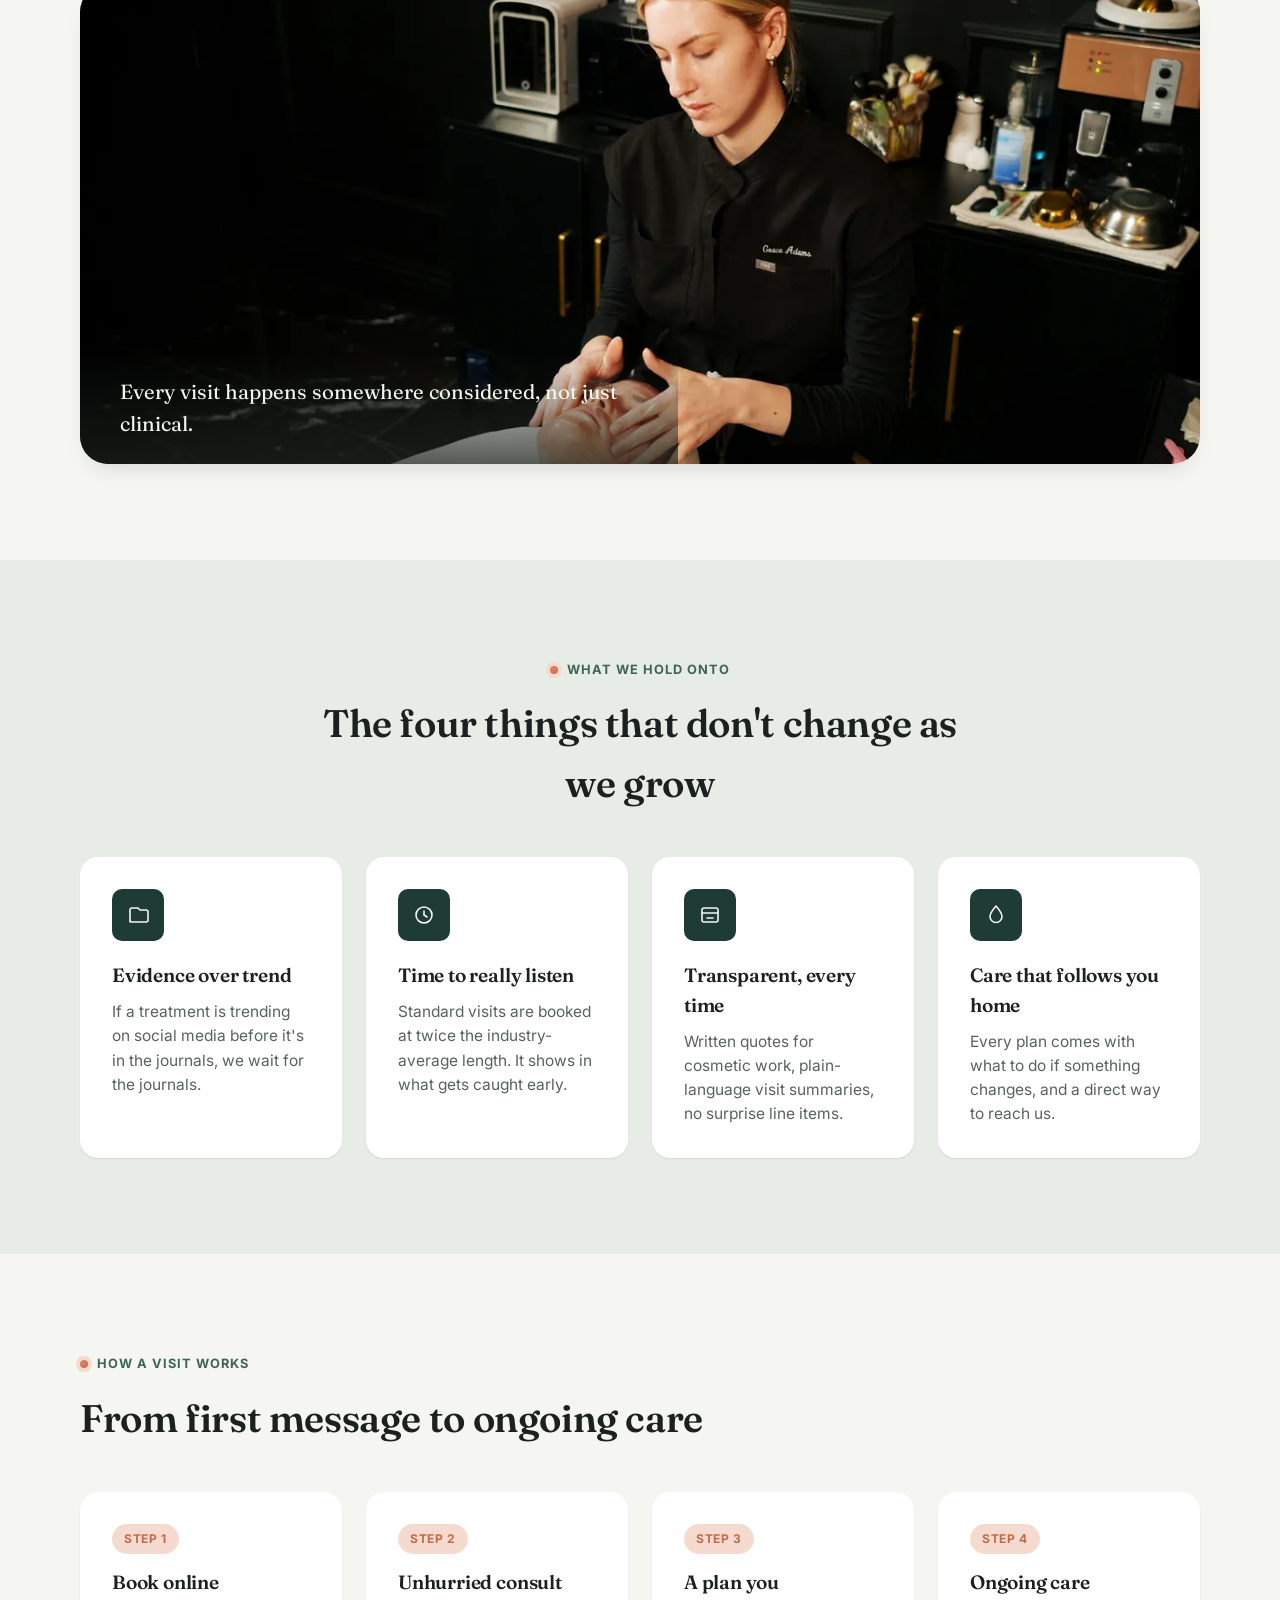
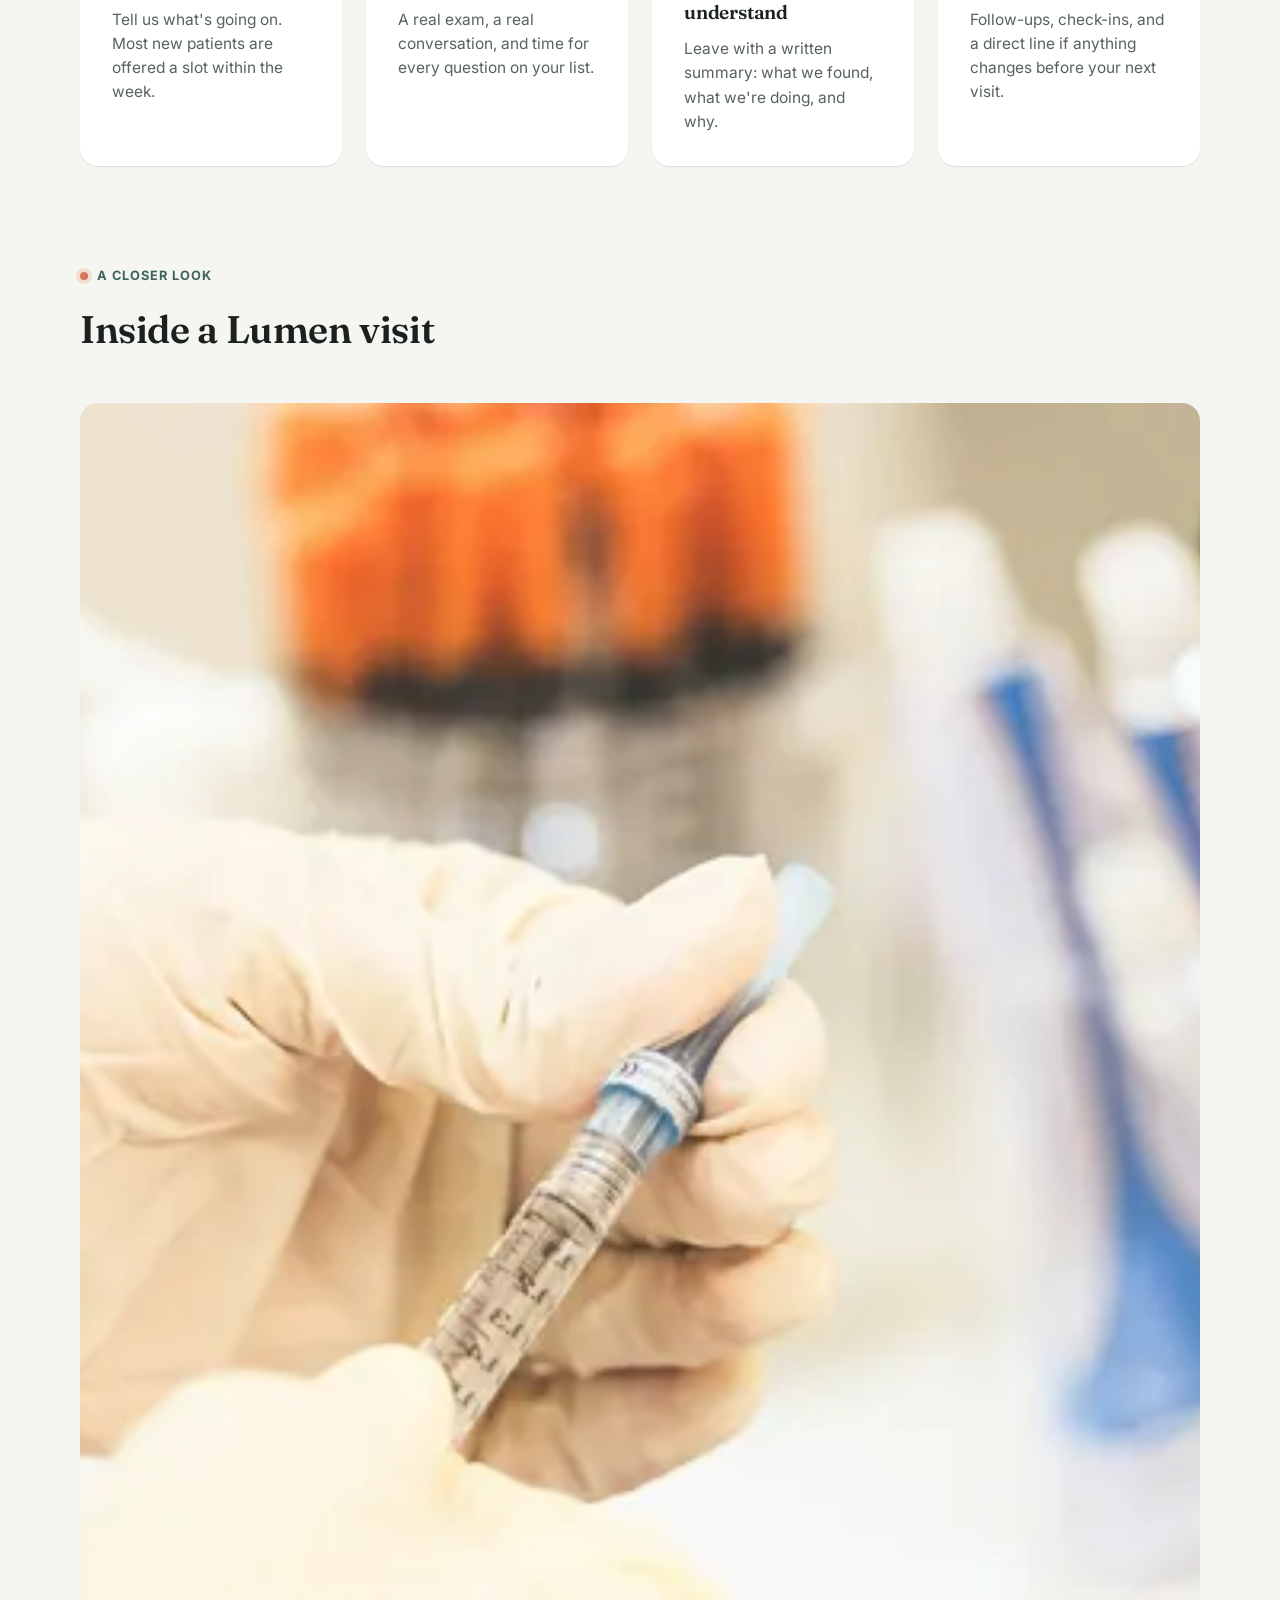
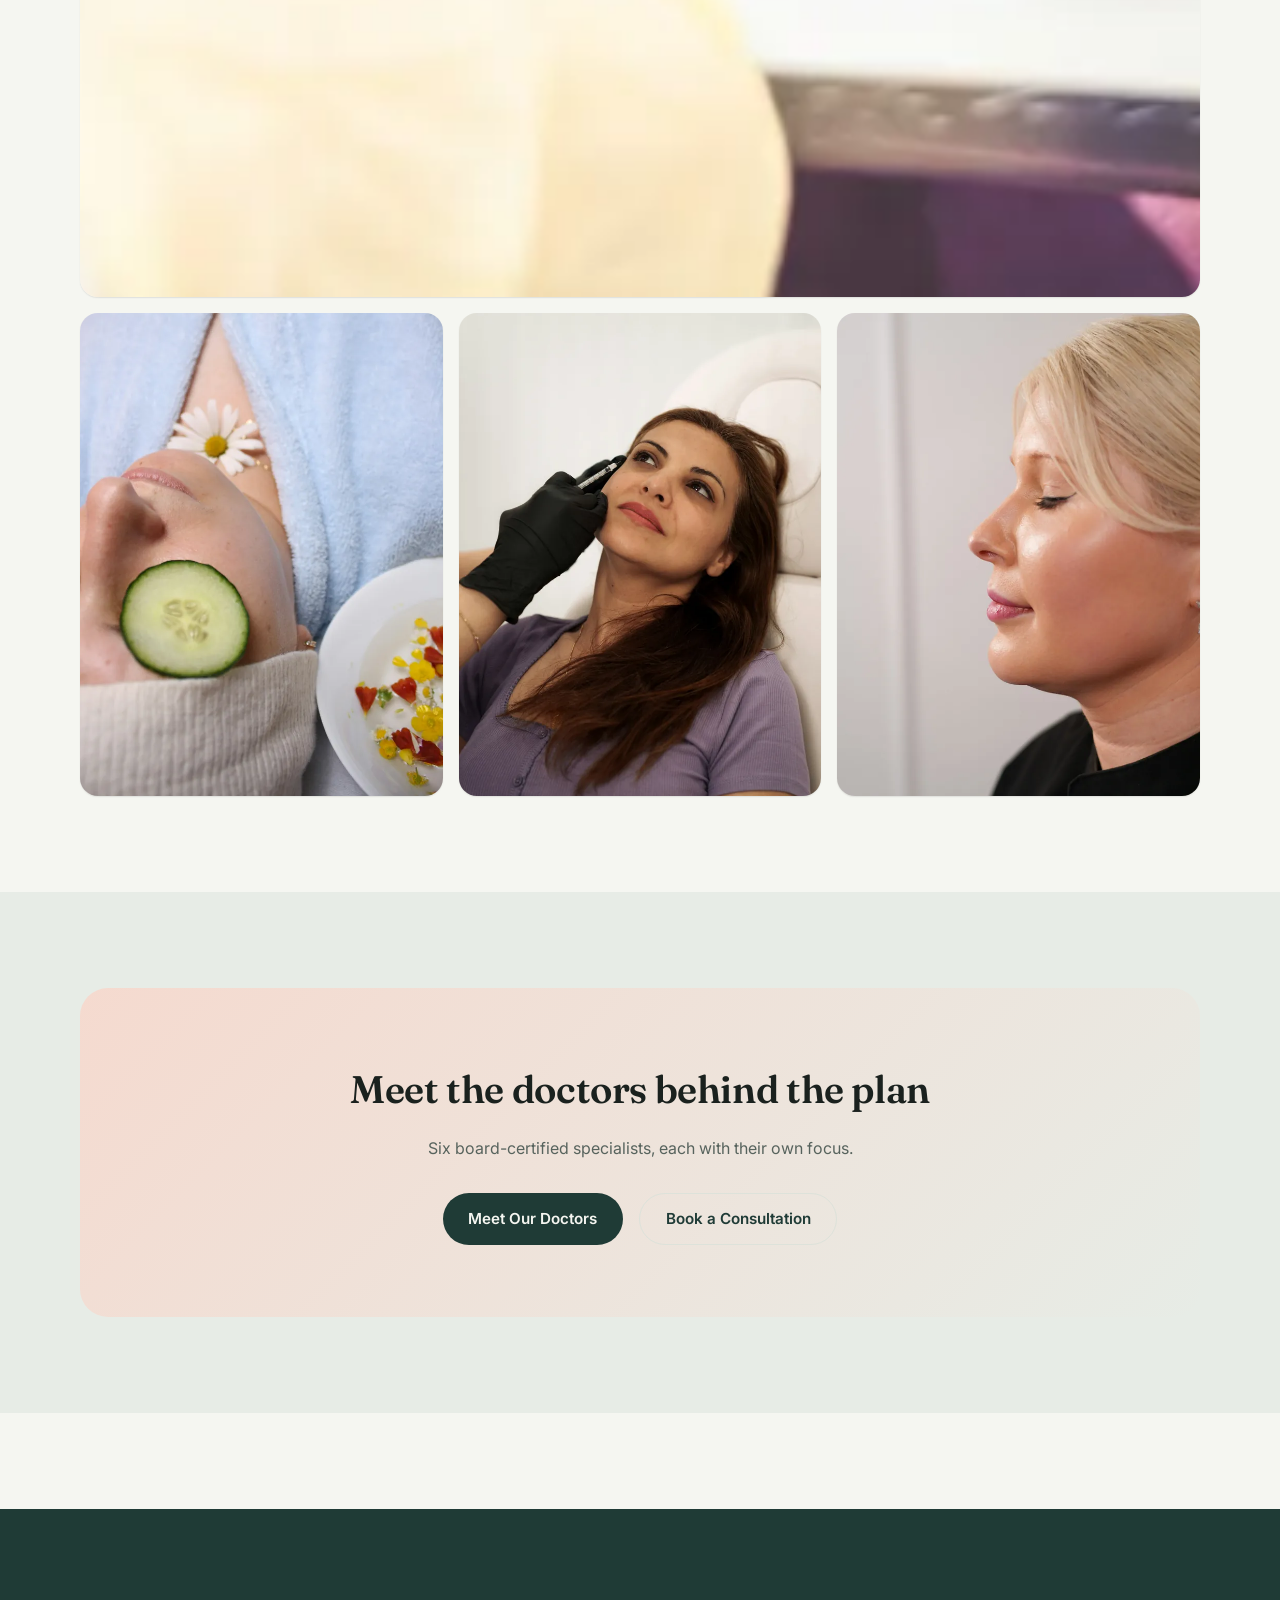
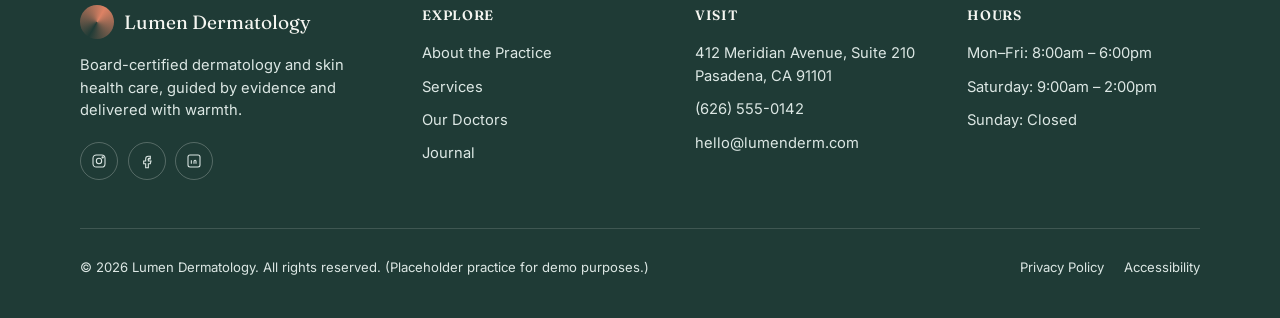
<file: about.html>
<!DOCTYPE html>
<html lang="en">
<head>
<meta charset="UTF-8">
<meta name="viewport" content="width=device-width, initial-scale=1.0">
<title>About | Lumen Dermatology</title>
<meta name="description" content="Lumen Dermatology is a Pasadena practice built around unhurried, evidence-based care. Meet the philosophy behind how we see patients.">
<link rel="icon" href="data:image/svg+xml,%3Csvg xmlns='http://www.w3.org/2000/svg' viewBox='0 0 40 40'%3E%3Cdefs%3E%3ClinearGradient id='g' x1='0' y1='0' x2='1' y2='1'%3E%3Cstop offset='0' stop-color='%231F3B36'/%3E%3Cstop offset='1' stop-color='%23DD8264'/%3E%3C/linearGradient%3E%3C/defs%3E%3Ccircle cx='20' cy='20' r='18' fill='url(%23g)'/%3E%3C/svg%3E">
<link rel="preconnect" href="https://fonts.googleapis.com">
<link rel="preconnect" href="https://fonts.gstatic.com" crossorigin>
<link href="https://fonts.googleapis.com/css2?family=Fraunces:ital,opsz,wght@0,9..144,500;0,9..144,600;1,9..144,500&family=Inter:wght@400;500;600;700&display=swap" rel="stylesheet">
<link rel="stylesheet" href="css/styles.css">
</head>
<body>
<a class="skip-link" href="#main">Skip to content</a>

<header class="site-header">
  <div class="container nav">
    <a href="index.html" class="nav__logo"><span class="nav__logo-mark" aria-hidden="true"></span>Lumen Dermatology</a>
    <nav class="nav__links" aria-label="Primary">
      <a class="nav__link" href="index.html">Home</a>
      <a class="nav__link" href="about.html" aria-current="page">About</a>
      <a class="nav__link" href="services.html">Services</a>
      <a class="nav__link" href="doctors.html">Doctors</a>
      <a class="nav__link" href="blog/index.html">Journal</a>
      <a class="nav__link" href="contact.html">Contact</a>
    </nav>
    <div class="nav__right">
      <a href="contact.html" class="btn btn--primary nav__cta">Book a Consultation</a>
      <button class="nav__toggle" aria-expanded="false" aria-controls="mobile-nav" aria-label="Open menu"><span></span></button>
    </div>
  </div>
</header>

<div class="mobile-nav" id="mobile-nav">
  <a class="mobile-nav__link" href="index.html">Home</a>
  <a class="mobile-nav__link" href="about.html">About</a>
  <a class="mobile-nav__link" href="services.html">Services</a>
  <a class="mobile-nav__link" href="doctors.html">Doctors</a>
  <a class="mobile-nav__link" href="blog/index.html">Journal</a>
  <a class="mobile-nav__link" href="contact.html">Contact</a>
  <a class="btn btn--secondary btn--block mobile-nav__cta" href="contact.html">Book a Consultation</a>
</div>

<main id="main">

  <section class="page-hero">
    <div class="container">
      <p class="eyebrow reveal">About Lumen</p>
      <h1 class="page-hero__title reveal">Dermatology built around you, not the clock.</h1>
      <p class="page-hero__subtitle reveal">Lumen started with a simple complaint we kept hearing: seven-minute visits, rushed explanations, and treatment plans nobody had time to actually understand. We built the opposite.</p>
    </div>
  </section>

  <section class="section">
    <div class="container">
      <div class="grid grid--2" style="align-items:center; gap: 3rem;">
        <div class="reveal">
          <p class="eyebrow">Our story</p>
          <h2 class="section__title">Founded on one idea: explain everything</h2>
          <img class="accent-photo" src="images/about-accent-eucalyptus.webp" alt="" width="900" height="600" loading="lazy">
          <p class="service-card__text" style="margin-top:1.25rem; font-size:1.05rem;">Lumen Dermatology opened in 2008 with two exam rooms and a conviction that patients do better when they understand <em style="font-style:italic;color:var(--teal);">why</em> a treatment works, not just that it does. Eighteen years later, we're a six-specialist practice, but every visit still ends with a plan you could explain back to a friend.</p>
          <p class="service-card__text" style="margin-top:1rem; font-size:1.05rem;">We keep our own pathology lab on-site, cap how many patients each doctor sees per day, and quote cosmetic work in writing before you commit to anything. None of that is standard in dermatology. We think it should be.</p>
        </div>
        <div class="hero__visual" style="max-width:420px;">
          <div class="hero__visual-ring" aria-hidden="true"></div>
          <div class="glow-blob" aria-hidden="true"></div>
          <img class="hero__photo" src="images/about-story.webp" alt="A patient smiling after a visit at Lumen Dermatology" width="900" height="600" loading="lazy">
        </div>
      </div>
    </div>
  </section>

  <section class="container">
    <div class="stat-strip reveal-stagger">
      <div class="stat"><div class="stat__value">2008</div><div class="stat__label">Practice founded</div></div>
      <div class="stat"><div class="stat__value">6</div><div class="stat__label">Board-certified specialists</div></div>
      <div class="stat"><div class="stat__value">14,000+</div><div class="stat__label">Patients cared for</div></div>
      <div class="stat"><div class="stat__value">98%</div><div class="stat__label">Patient satisfaction</div></div>
    </div>
  </section>

  <section class="section" style="padding-top:0;">
    <div class="container">
      <div class="photo-band reveal">
        <img src="images/about-treatment-room.webp" alt="A treatment room at Lumen Dermatology" width="1200" height="800" loading="lazy">
        <p class="photo-band__caption">Every visit happens somewhere considered, not just clinical.</p>
      </div>
    </div>
  </section>

  <section class="section section--alt">
    <div class="container">
      <div class="section__head center reveal">
        <p class="eyebrow">What we hold onto</p>
        <h2 class="section__title">The four things that don't change as we grow</h2>
      </div>
      <div class="grid grid--4 reveal-stagger">
        <div class="card value-card reveal">
          <div class="icon-badge" aria-hidden="true"><svg viewBox="0 0 24 24" fill="none" stroke="currentColor" stroke-width="1.6" stroke-linecap="round" stroke-linejoin="round"><path d="M4 19V7a2 2 0 0 1 2-2h6l2 2h6a2 2 0 0 1 2 2v8a2 2 0 0 1-2 2H6a2 2 0 0 1-2-2Z"/></svg></div>
          <h3 class="service-card__title">Evidence over trend</h3>
          <p class="service-card__text">If a treatment is trending on social media before it's in the journals, we wait for the journals.</p>
        </div>
        <div class="card value-card reveal">
          <div class="icon-badge" aria-hidden="true"><svg viewBox="0 0 24 24" fill="none" stroke="currentColor" stroke-width="1.6" stroke-linecap="round" stroke-linejoin="round"><circle cx="12" cy="12" r="8"/><path d="M12 8v4l3 2"/></svg></div>
          <h3 class="service-card__title">Time to really listen</h3>
          <p class="service-card__text">Standard visits are booked at twice the industry-average length. It shows in what gets caught early.</p>
        </div>
        <div class="card value-card reveal">
          <div class="icon-badge" aria-hidden="true"><svg viewBox="0 0 24 24" fill="none" stroke="currentColor" stroke-width="1.6" stroke-linecap="round" stroke-linejoin="round"><rect x="4" y="5" width="16" height="14" rx="2"/><path d="M4 10h16M9 15h6"/></svg></div>
          <h3 class="service-card__title">Transparent, every time</h3>
          <p class="service-card__text">Written quotes for cosmetic work, plain-language visit summaries, no surprise line items.</p>
        </div>
        <div class="card value-card reveal">
          <div class="icon-badge" aria-hidden="true"><svg viewBox="0 0 24 24" fill="none" stroke="currentColor" stroke-width="1.6" stroke-linecap="round" stroke-linejoin="round"><path d="M12 3c3.5 4 6 7.4 6 10.5a6 6 0 1 1-12 0C6 10.4 8.5 7 12 3Z"/></svg></div>
          <h3 class="service-card__title">Care that follows you home</h3>
          <p class="service-card__text">Every plan comes with what to do if something changes, and a direct way to reach us.</p>
        </div>
      </div>
    </div>
  </section>

  <section class="section">
    <div class="container">
      <div class="section__head reveal">
        <p class="eyebrow">How a visit works</p>
        <h2 class="section__title">From first message to ongoing care</h2>
      </div>
      <div class="grid grid--4 reveal-stagger">
        <div class="card reveal">
          <span class="tag">Step 1</span>
          <h3 class="service-card__title" style="margin-top:0.9rem;">Book online</h3>
          <p class="service-card__text">Tell us what's going on. Most new patients are offered a slot within the week.</p>
        </div>
        <div class="card reveal">
          <span class="tag">Step 2</span>
          <h3 class="service-card__title" style="margin-top:0.9rem;">Unhurried consult</h3>
          <p class="service-card__text">A real exam, a real conversation, and time for every question on your list.</p>
        </div>
        <div class="card reveal">
          <span class="tag">Step 3</span>
          <h3 class="service-card__title" style="margin-top:0.9rem;">A plan you understand</h3>
          <p class="service-card__text">Leave with a written summary: what we found, what we're doing, and why.</p>
        </div>
        <div class="card reveal">
          <span class="tag">Step 4</span>
          <h3 class="service-card__title" style="margin-top:0.9rem;">Ongoing care</h3>
          <p class="service-card__text">Follow-ups, check-ins, and a direct line if anything changes before your next visit.</p>
        </div>
      </div>
    </div>
  </section>

  <section class="section" style="padding-top:0;">
    <div class="container">
      <div class="section__head reveal">
        <p class="eyebrow">A closer look</p>
        <h2 class="section__title">Inside a Lumen visit</h2>
      </div>
      <div class="mosaic-grid reveal-stagger">
        <div class="mosaic-grid__item mosaic-grid__wide reveal">
          <img src="images/about-mosaic-filler-prep.webp" alt="A treatment being carefully prepared before a visit" width="700" height="467" loading="lazy">
        </div>
        <div class="mosaic-grid__item reveal">
          <img src="images/about-mosaic-spa.webp" alt="A calming moment during a skin treatment" width="700" height="948" loading="lazy">
        </div>
        <div class="mosaic-grid__item reveal">
          <img src="images/about-mosaic-undereye.webp" alt="A cosmetic treatment being administered with precision" width="700" height="1050" loading="lazy">
        </div>
        <div class="mosaic-grid__item reveal">
          <img src="images/about-mosaic-portrait.webp" alt="A patient at ease during their visit" width="700" height="933" loading="lazy">
        </div>
      </div>
    </div>
  </section>

  <section class="section section--alt">
    <div class="container">
      <div class="cta-band reveal">
        <h2 class="cta-band__title">Meet the doctors behind the plan</h2>
        <p class="cta-band__text">Six board-certified specialists, each with their own focus.</p>
        <div class="cta-band__actions">
          <a href="doctors.html" class="btn btn--secondary">Meet Our Doctors</a>
          <a href="contact.html" class="btn btn--ghost">Book a Consultation</a>
        </div>
      </div>
    </div>
  </section>

</main>

<footer class="site-footer">
  <div class="container">
    <div class="footer__grid">
      <div>
        <div class="footer__brand"><span class="nav__logo-mark" aria-hidden="true"></span>Lumen Dermatology</div>
        <p class="footer__tagline">Board-certified dermatology and skin health care, guided by evidence and delivered with warmth.</p>
        <div class="footer__social">
          <a href="#" aria-label="Lumen Dermatology on Instagram"><svg width="16" height="16" viewBox="0 0 24 24" fill="none" stroke="currentColor" stroke-width="1.6"><rect x="3" y="3" width="18" height="18" rx="5"/><circle cx="12" cy="12" r="4"/><circle cx="17.5" cy="6.5" r="1"/></svg></a>
          <a href="#" aria-label="Lumen Dermatology on Facebook"><svg width="16" height="16" viewBox="0 0 24 24" fill="none" stroke="currentColor" stroke-width="1.6"><path d="M14 9h3V5h-3a4 4 0 0 0-4 4v3H7v4h3v6h4v-6h3l1-4h-4V9a1 1 0 0 1 1-1Z"/></svg></a>
          <a href="#" aria-label="Lumen Dermatology on LinkedIn"><svg width="16" height="16" viewBox="0 0 24 24" fill="none" stroke="currentColor" stroke-width="1.6"><rect x="3" y="3" width="18" height="18" rx="3"/><path d="M8 11v5M8 8v.01M12 16v-3.2c0-1 .8-1.8 1.8-1.8s1.2.8 1.2 1.8V16"/></svg></a>
        </div>
      </div>
      <div class="footer__col">
        <h4>Explore</h4>
        <ul>
          <li><a href="about.html">About the Practice</a></li>
          <li><a href="services.html">Services</a></li>
          <li><a href="doctors.html">Our Doctors</a></li>
          <li><a href="blog/index.html">Journal</a></li>
        </ul>
      </div>
      <div class="footer__col">
        <h4>Visit</h4>
        <ul>
          <li>412 Meridian Avenue, Suite 210<br>Pasadena, CA 91101</li>
          <li><a href="tel:+16265550142">(626) 555-0142</a></li>
          <li><a href="mailto:hello@lumenderm.com">hello@lumenderm.com</a></li>
        </ul>
      </div>
      <div class="footer__col">
        <h4>Hours</h4>
        <ul>
          <li>Mon–Fri: 8:00am – 6:00pm</li>
          <li>Saturday: 9:00am – 2:00pm</li>
          <li>Sunday: Closed</li>
        </ul>
      </div>
    </div>
    <div class="footer__bottom">
      <span>&copy; <span class="js-year">2026</span> Lumen Dermatology. All rights reserved. (Placeholder practice for demo purposes.)</span>
      <div class="footer__legal">
        <a href="#">Privacy Policy</a>
        <a href="#">Accessibility</a>
      </div>
    </div>
  </div>
</footer>

<script src="js/main.js" defer></script>
</body>
</html>
</file>
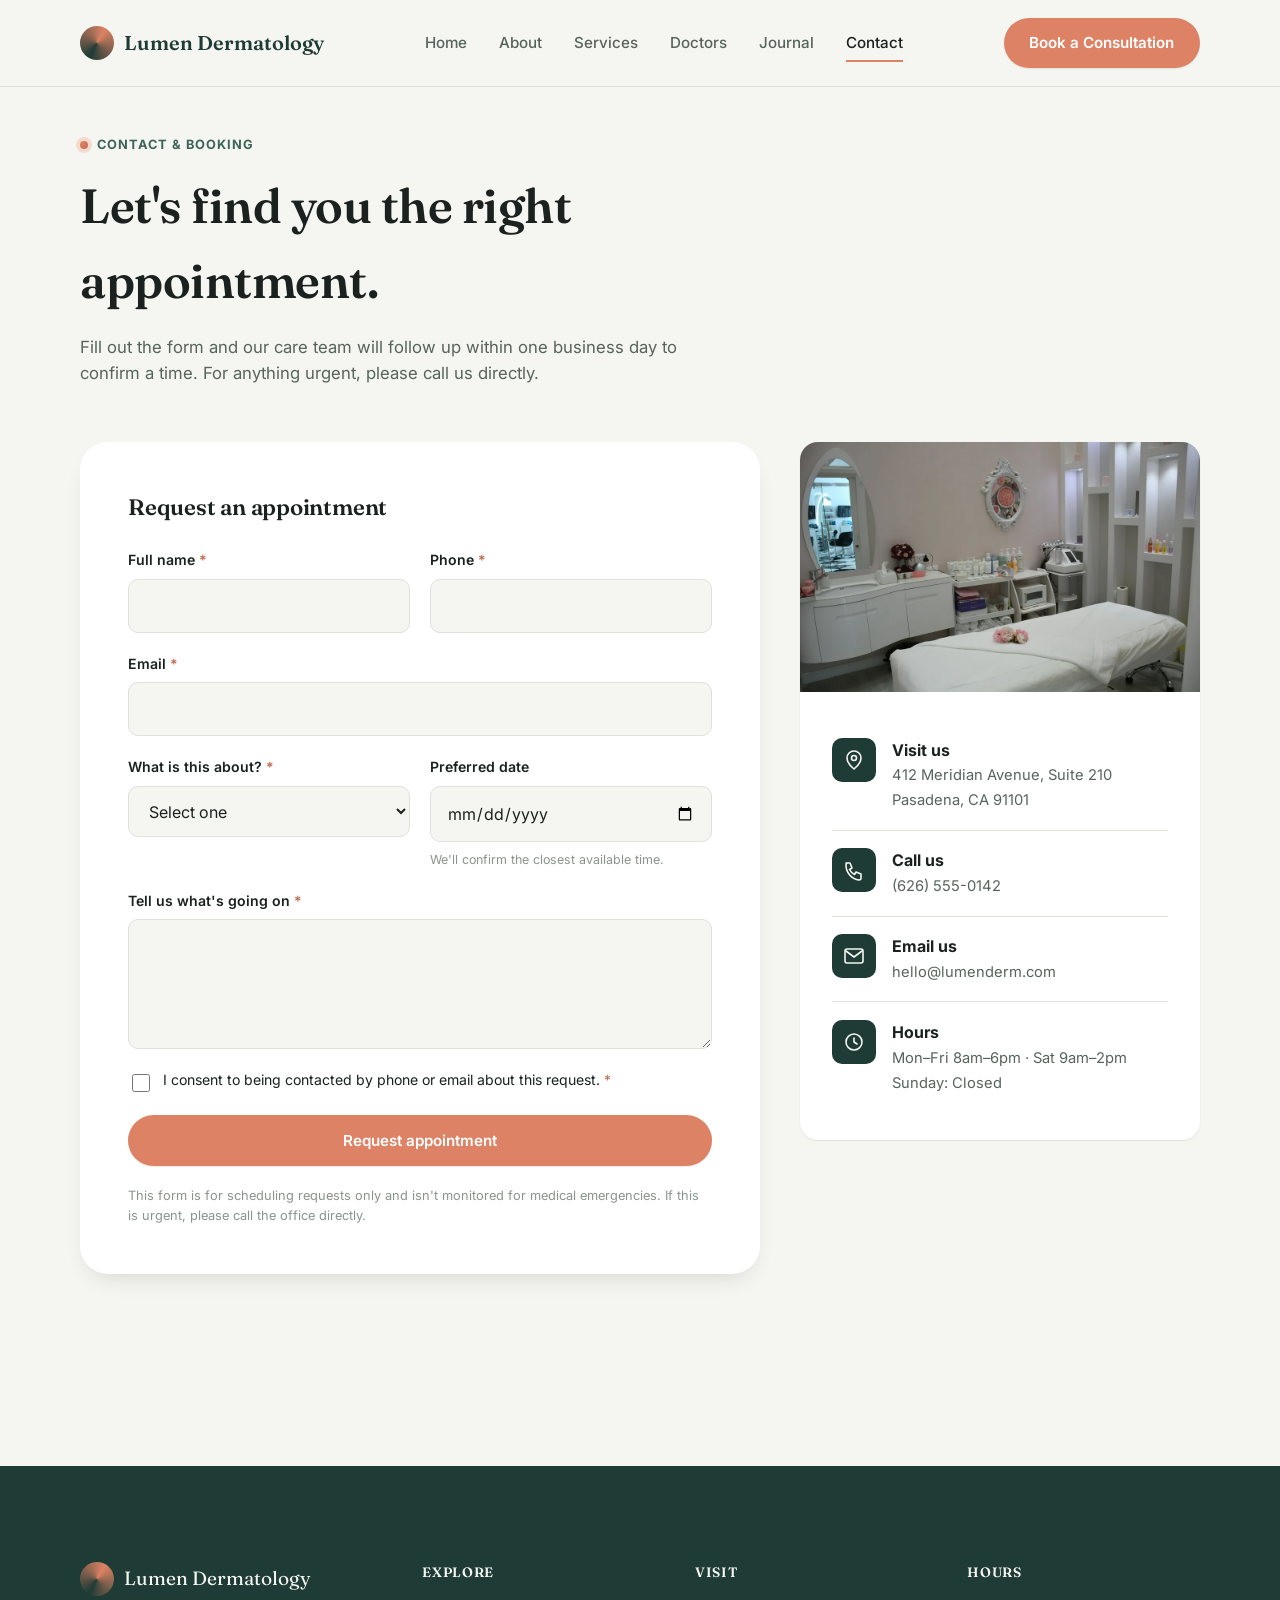
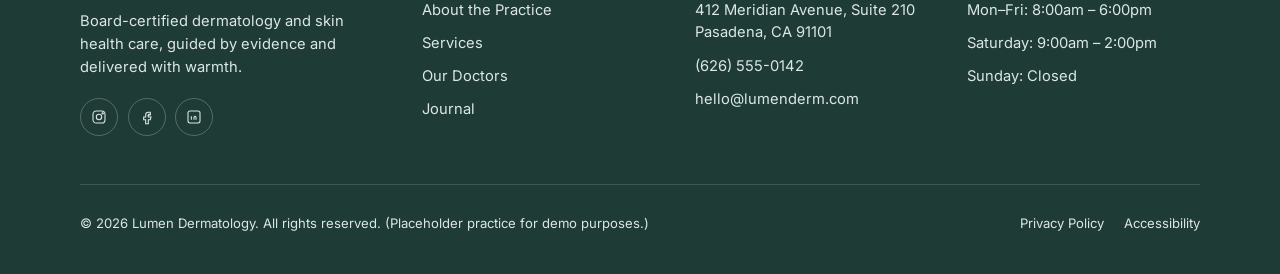
<file: contact.html>
<!DOCTYPE html>
<html lang="en">
<head>
<meta charset="UTF-8">
<meta name="viewport" content="width=device-width, initial-scale=1.0">
<title>Contact &amp; Book | Lumen Dermatology</title>
<meta name="description" content="Request an appointment at Lumen Dermatology in Pasadena, or find our address, phone, and hours.">
<link rel="icon" href="data:image/svg+xml,%3Csvg xmlns='http://www.w3.org/2000/svg' viewBox='0 0 40 40'%3E%3Cdefs%3E%3ClinearGradient id='g' x1='0' y1='0' x2='1' y2='1'%3E%3Cstop offset='0' stop-color='%231F3B36'/%3E%3Cstop offset='1' stop-color='%23DD8264'/%3E%3C/linearGradient%3E%3C/defs%3E%3Ccircle cx='20' cy='20' r='18' fill='url(%23g)'/%3E%3C/svg%3E">
<link rel="preconnect" href="https://fonts.googleapis.com">
<link rel="preconnect" href="https://fonts.gstatic.com" crossorigin>
<link href="https://fonts.googleapis.com/css2?family=Fraunces:ital,opsz,wght@0,9..144,500;0,9..144,600;1,9..144,500&family=Inter:wght@400;500;600;700&display=swap" rel="stylesheet">
<link rel="stylesheet" href="css/styles.css">
</head>
<body>
<a class="skip-link" href="#main">Skip to content</a>

<header class="site-header">
  <div class="container nav">
    <a href="index.html" class="nav__logo"><span class="nav__logo-mark" aria-hidden="true"></span>Lumen Dermatology</a>
    <nav class="nav__links" aria-label="Primary">
      <a class="nav__link" href="index.html">Home</a>
      <a class="nav__link" href="about.html">About</a>
      <a class="nav__link" href="services.html">Services</a>
      <a class="nav__link" href="doctors.html">Doctors</a>
      <a class="nav__link" href="blog/index.html">Journal</a>
      <a class="nav__link" href="contact.html" aria-current="page">Contact</a>
    </nav>
    <div class="nav__right">
      <a href="contact.html" class="btn btn--primary nav__cta">Book a Consultation</a>
      <button class="nav__toggle" aria-expanded="false" aria-controls="mobile-nav" aria-label="Open menu"><span></span></button>
    </div>
  </div>
</header>

<div class="mobile-nav" id="mobile-nav">
  <a class="mobile-nav__link" href="index.html">Home</a>
  <a class="mobile-nav__link" href="about.html">About</a>
  <a class="mobile-nav__link" href="services.html">Services</a>
  <a class="mobile-nav__link" href="doctors.html">Doctors</a>
  <a class="mobile-nav__link" href="blog/index.html">Journal</a>
  <a class="mobile-nav__link" href="contact.html">Contact</a>
  <a class="btn btn--secondary btn--block mobile-nav__cta" href="contact.html">Book a Consultation</a>
</div>

<main id="main">

  <section class="page-hero">
    <div class="container">
      <p class="eyebrow reveal">Contact &amp; Booking</p>
      <h1 class="page-hero__title reveal">Let's find you the right appointment.</h1>
      <p class="page-hero__subtitle reveal">Fill out the form and our care team will follow up within one business day to confirm a time. For anything urgent, please call us directly.</p>
    </div>
  </section>

  <section class="section" style="padding-top:0;">
    <div class="container">
      <div class="grid grid--2" style="gap:2.5rem; align-items:start;">

        <div class="form-shell reveal">
          <h2 class="service-card__title" style="font-size:1.4rem; margin-bottom:1.5rem;">Request an appointment</h2>
          <form data-form novalidate>
            <div class="form__row form__row--2">
              <div class="form__group">
                <label class="form__label" for="fullname">Full name <span class="req">*</span></label>
                <input class="form__input" type="text" id="fullname" name="fullname" autocomplete="name" required>
              </div>
              <div class="form__group">
                <label class="form__label" for="phone">Phone <span class="req">*</span></label>
                <input class="form__input" type="tel" id="phone" name="phone" autocomplete="tel" required>
              </div>
            </div>
            <div class="form__group">
              <label class="form__label" for="email">Email <span class="req">*</span></label>
              <input class="form__input" type="email" id="email" name="email" autocomplete="email" required>
            </div>
            <div class="form__row form__row--2">
              <div class="form__group">
                <label class="form__label" for="specialty">What is this about? <span class="req">*</span></label>
                <select class="form__select" id="specialty" name="specialty" required>
                  <option value="" disabled selected>Select one</option>
                  <option>Medical Dermatology</option>
                  <option>Cosmetic Dermatology</option>
                  <option>Surgical Dermatology</option>
                  <option>Pediatric Dermatology</option>
                  <option>Laser &amp; Light Therapy</option>
                  <option>Skin Cancer Screening</option>
                  <option>Not sure, please advise</option>
                </select>
              </div>
              <div class="form__group">
                <label class="form__label" for="preferred-date">Preferred date</label>
                <input class="form__input" type="date" id="preferred-date" name="preferred-date">
                <span class="form__hint">We'll confirm the closest available time.</span>
              </div>
            </div>
            <div class="form__group">
              <label class="form__label" for="message">Tell us what's going on <span class="req">*</span></label>
              <textarea class="form__textarea" id="message" name="message" required></textarea>
            </div>
            <div class="form__group" style="flex-direction:row; align-items:flex-start; gap:0.65rem;">
              <input type="checkbox" id="consent" name="consent" required style="margin-top:0.3rem; width:18px; height:18px; flex-shrink:0;">
              <label class="form__label" for="consent" style="font-weight:400;">I consent to being contacted by phone or email about this request. <span class="req">*</span></label>
            </div>
            <button class="btn btn--primary btn--block" type="submit" data-label="Request appointment">Request appointment</button>
            <div class="form__success" data-form-success tabindex="-1">
              <svg width="20" height="20" viewBox="0 0 24 24" fill="none" stroke="currentColor" stroke-width="2" aria-hidden="true"><path d="M5 13l4 4L19 7"/></svg>
              Thanks, we'll be in touch within one business day to confirm your appointment.
            </div>
            <p class="form__disclaimer">This form is for scheduling requests only and isn't monitored for medical emergencies. If this is urgent, please call the office directly.</p>
          </form>
        </div>

        <div class="reveal">
          <div class="card" style="padding:0; overflow:hidden;">
            <div style="aspect-ratio:16/10; overflow:hidden;">
              <img src="images/contact-office.webp" alt="Inside the Lumen Dermatology office in Pasadena" width="1000" height="667" loading="lazy" style="width:100%; height:100%; object-fit:cover; display:block;">
            </div>
            <div style="padding: 1.75rem 2rem;">
              <div class="contact-info__item">
                <div class="icon-badge" aria-hidden="true"><svg viewBox="0 0 24 24" fill="none" stroke="currentColor" stroke-width="1.6" stroke-linecap="round" stroke-linejoin="round"><path d="M12 21s-7-5.7-7-11a7 7 0 1 1 14 0c0 5.3-7 11-7 11Z"/><circle cx="12" cy="10" r="2.5"/></svg></div>
                <div><strong>Visit us</strong><span>412 Meridian Avenue, Suite 210<br>Pasadena, CA 91101</span></div>
              </div>
              <div class="contact-info__item">
                <div class="icon-badge" aria-hidden="true"><svg viewBox="0 0 24 24" fill="none" stroke="currentColor" stroke-width="1.6" stroke-linecap="round" stroke-linejoin="round"><path d="M4 5h4l2 5-2.5 1.5a11 11 0 0 0 5 5L14 14l5 2v4a2 2 0 0 1-2 2A15 15 0 0 1 4 7a2 2 0 0 1 2-2Z"/></svg></div>
                <div><strong>Call us</strong><a href="tel:+16265550142">(626) 555-0142</a></div>
              </div>
              <div class="contact-info__item">
                <div class="icon-badge" aria-hidden="true"><svg viewBox="0 0 24 24" fill="none" stroke="currentColor" stroke-width="1.6" stroke-linecap="round" stroke-linejoin="round"><rect x="3" y="5" width="18" height="14" rx="2"/><path d="m4 7 8 6 8-6"/></svg></div>
                <div><strong>Email us</strong><a href="mailto:hello@lumenderm.com">hello@lumenderm.com</a></div>
              </div>
              <div class="contact-info__item">
                <div class="icon-badge" aria-hidden="true"><svg viewBox="0 0 24 24" fill="none" stroke="currentColor" stroke-width="1.6" stroke-linecap="round" stroke-linejoin="round"><circle cx="12" cy="12" r="8"/><path d="M12 8v4l3 2"/></svg></div>
                <div><strong>Hours</strong><span>Mon–Fri 8am–6pm · Sat 9am–2pm<br>Sunday: Closed</span></div>
              </div>
            </div>
          </div>
        </div>

      </div>
    </div>
  </section>

</main>

<footer class="site-footer">
  <div class="container">
    <div class="footer__grid">
      <div>
        <div class="footer__brand"><span class="nav__logo-mark" aria-hidden="true"></span>Lumen Dermatology</div>
        <p class="footer__tagline">Board-certified dermatology and skin health care, guided by evidence and delivered with warmth.</p>
        <div class="footer__social">
          <a href="#" aria-label="Lumen Dermatology on Instagram"><svg width="16" height="16" viewBox="0 0 24 24" fill="none" stroke="currentColor" stroke-width="1.6"><rect x="3" y="3" width="18" height="18" rx="5"/><circle cx="12" cy="12" r="4"/><circle cx="17.5" cy="6.5" r="1"/></svg></a>
          <a href="#" aria-label="Lumen Dermatology on Facebook"><svg width="16" height="16" viewBox="0 0 24 24" fill="none" stroke="currentColor" stroke-width="1.6"><path d="M14 9h3V5h-3a4 4 0 0 0-4 4v3H7v4h3v6h4v-6h3l1-4h-4V9a1 1 0 0 1 1-1Z"/></svg></a>
          <a href="#" aria-label="Lumen Dermatology on LinkedIn"><svg width="16" height="16" viewBox="0 0 24 24" fill="none" stroke="currentColor" stroke-width="1.6"><rect x="3" y="3" width="18" height="18" rx="3"/><path d="M8 11v5M8 8v.01M12 16v-3.2c0-1 .8-1.8 1.8-1.8s1.2.8 1.2 1.8V16"/></svg></a>
        </div>
      </div>
      <div class="footer__col">
        <h4>Explore</h4>
        <ul>
          <li><a href="about.html">About the Practice</a></li>
          <li><a href="services.html">Services</a></li>
          <li><a href="doctors.html">Our Doctors</a></li>
          <li><a href="blog/index.html">Journal</a></li>
        </ul>
      </div>
      <div class="footer__col">
        <h4>Visit</h4>
        <ul>
          <li>412 Meridian Avenue, Suite 210<br>Pasadena, CA 91101</li>
          <li><a href="tel:+16265550142">(626) 555-0142</a></li>
          <li><a href="mailto:hello@lumenderm.com">hello@lumenderm.com</a></li>
        </ul>
      </div>
      <div class="footer__col">
        <h4>Hours</h4>
        <ul>
          <li>Mon–Fri: 8:00am – 6:00pm</li>
          <li>Saturday: 9:00am – 2:00pm</li>
          <li>Sunday: Closed</li>
        </ul>
      </div>
    </div>
    <div class="footer__bottom">
      <span>&copy; <span class="js-year">2026</span> Lumen Dermatology. All rights reserved. (Placeholder practice for demo purposes.)</span>
      <div class="footer__legal">
        <a href="#">Privacy Policy</a>
        <a href="#">Accessibility</a>
      </div>
    </div>
  </div>
</footer>

<script src="js/main.js" defer></script>
</body>
</html>
</file>
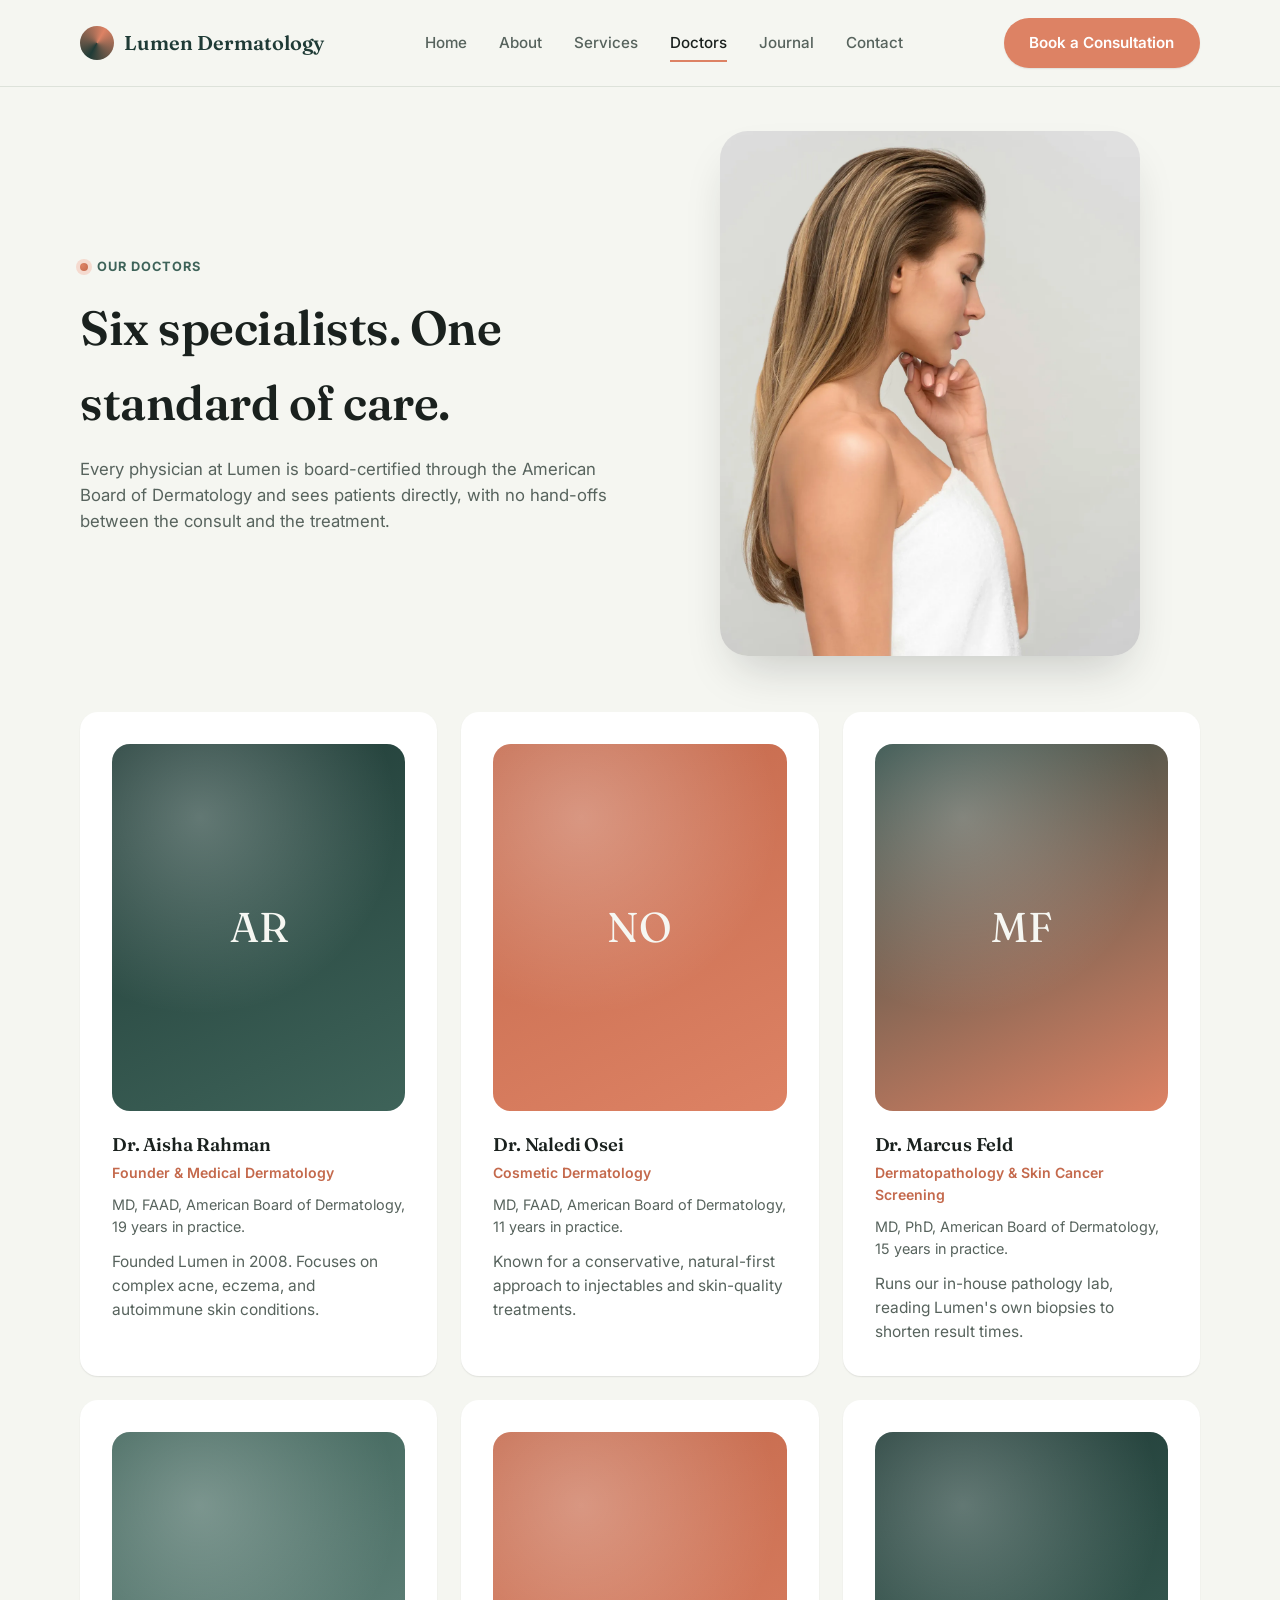
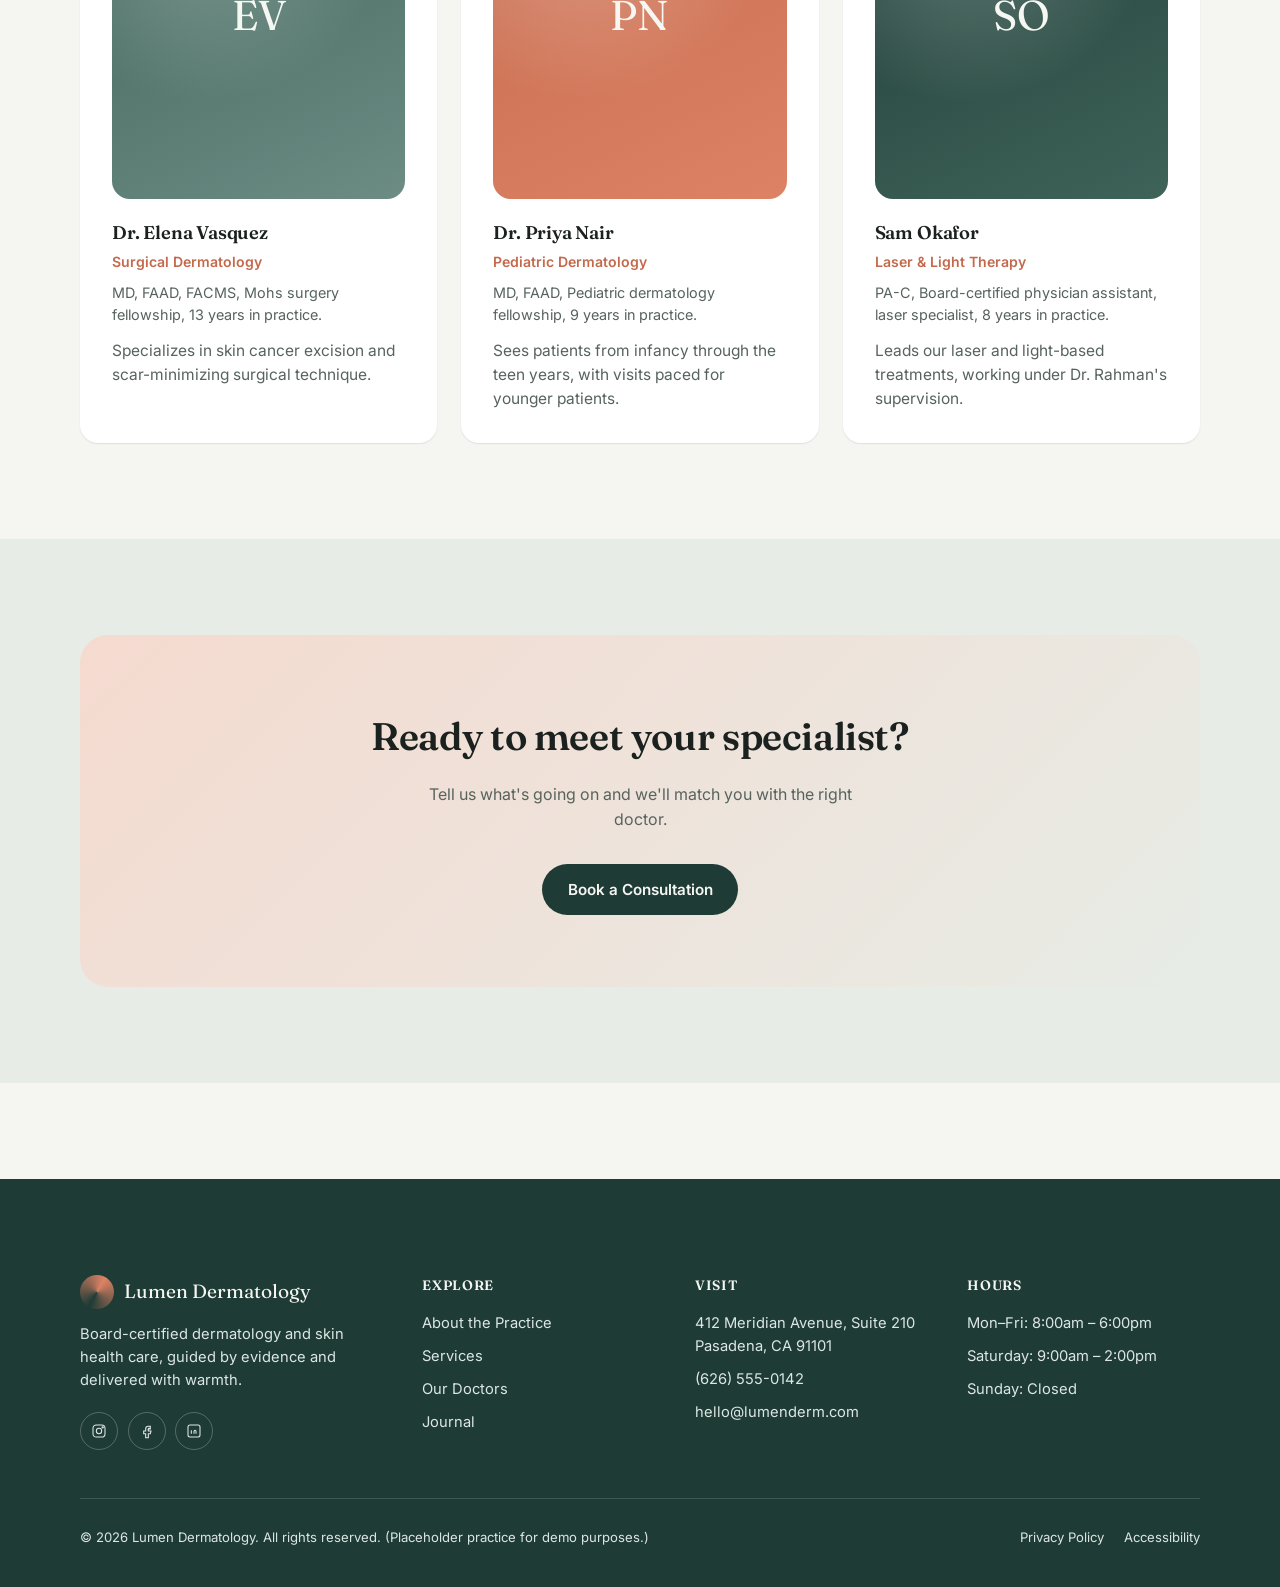
<file: doctors.html>
<!DOCTYPE html>
<html lang="en">
<head>
<meta charset="UTF-8">
<meta name="viewport" content="width=device-width, initial-scale=1.0">
<title>Our Doctors | Lumen Dermatology</title>
<meta name="description" content="Meet the six board-certified specialists at Lumen Dermatology, covering medical, cosmetic, surgical, and pediatric dermatology.">
<link rel="icon" href="data:image/svg+xml,%3Csvg xmlns='http://www.w3.org/2000/svg' viewBox='0 0 40 40'%3E%3Cdefs%3E%3ClinearGradient id='g' x1='0' y1='0' x2='1' y2='1'%3E%3Cstop offset='0' stop-color='%231F3B36'/%3E%3Cstop offset='1' stop-color='%23DD8264'/%3E%3C/linearGradient%3E%3C/defs%3E%3Ccircle cx='20' cy='20' r='18' fill='url(%23g)'/%3E%3C/svg%3E">
<link rel="preconnect" href="https://fonts.googleapis.com">
<link rel="preconnect" href="https://fonts.gstatic.com" crossorigin>
<link href="https://fonts.googleapis.com/css2?family=Fraunces:ital,opsz,wght@0,9..144,500;0,9..144,600;1,9..144,500&family=Inter:wght@400;500;600;700&display=swap" rel="stylesheet">
<link rel="stylesheet" href="css/styles.css">
</head>
<body>
<a class="skip-link" href="#main">Skip to content</a>

<header class="site-header">
  <div class="container nav">
    <a href="index.html" class="nav__logo"><span class="nav__logo-mark" aria-hidden="true"></span>Lumen Dermatology</a>
    <nav class="nav__links" aria-label="Primary">
      <a class="nav__link" href="index.html">Home</a>
      <a class="nav__link" href="about.html">About</a>
      <a class="nav__link" href="services.html">Services</a>
      <a class="nav__link" href="doctors.html" aria-current="page">Doctors</a>
      <a class="nav__link" href="blog/index.html">Journal</a>
      <a class="nav__link" href="contact.html">Contact</a>
    </nav>
    <div class="nav__right">
      <a href="contact.html" class="btn btn--primary nav__cta">Book a Consultation</a>
      <button class="nav__toggle" aria-expanded="false" aria-controls="mobile-nav" aria-label="Open menu"><span></span></button>
    </div>
  </div>
</header>

<div class="mobile-nav" id="mobile-nav">
  <a class="mobile-nav__link" href="index.html">Home</a>
  <a class="mobile-nav__link" href="about.html">About</a>
  <a class="mobile-nav__link" href="services.html">Services</a>
  <a class="mobile-nav__link" href="doctors.html">Doctors</a>
  <a class="mobile-nav__link" href="blog/index.html">Journal</a>
  <a class="mobile-nav__link" href="contact.html">Contact</a>
  <a class="btn btn--secondary btn--block mobile-nav__cta" href="contact.html">Book a Consultation</a>
</div>

<main id="main">

  <section class="page-hero">
    <div class="container">
      <div class="grid grid--2" style="align-items:center; gap:2.5rem;">
        <div>
          <p class="eyebrow reveal">Our Doctors</p>
          <h1 class="page-hero__title reveal">Six specialists. One standard of care.</h1>
          <p class="page-hero__subtitle reveal">Every physician at Lumen is board-certified through the American Board of Dermatology and sees patients directly, with no hand-offs between the consult and the treatment.</p>
        </div>
        <div class="photo-portrait reveal">
          <img src="images/doctors-banner.webp" alt="" width="1200" height="1798" loading="lazy">
        </div>
      </div>
    </div>
  </section>

  <section class="section" style="padding-top:0;">
    <div class="container">
      <div class="grid grid--3 reveal-stagger">

        <article class="card team-card reveal">
          <div class="avatar avatar--1">AR</div>
          <h2 class="team-card__name">Dr. Aisha Rahman</h2>
          <p class="team-card__role">Founder &amp; Medical Dermatology</p>
          <p class="team-card__cred">MD, FAAD, American Board of Dermatology, 19 years in practice.</p>
          <p class="service-card__text" style="margin-top:0.75rem;">Founded Lumen in 2008. Focuses on complex acne, eczema, and autoimmune skin conditions.</p>
        </article>

        <article class="card team-card reveal">
          <div class="avatar avatar--2">NO</div>
          <h2 class="team-card__name">Dr. Naledi Osei</h2>
          <p class="team-card__role">Cosmetic Dermatology</p>
          <p class="team-card__cred">MD, FAAD, American Board of Dermatology, 11 years in practice.</p>
          <p class="service-card__text" style="margin-top:0.75rem;">Known for a conservative, natural-first approach to injectables and skin-quality treatments.</p>
        </article>

        <article class="card team-card reveal">
          <div class="avatar avatar--3">MF</div>
          <h2 class="team-card__name">Dr. Marcus Feld</h2>
          <p class="team-card__role">Dermatopathology &amp; Skin Cancer Screening</p>
          <p class="team-card__cred">MD, PhD, American Board of Dermatology, 15 years in practice.</p>
          <p class="service-card__text" style="margin-top:0.75rem;">Runs our in-house pathology lab, reading Lumen's own biopsies to shorten result times.</p>
        </article>

        <article class="card team-card reveal">
          <div class="avatar avatar--4">EV</div>
          <h2 class="team-card__name">Dr. Elena Vasquez</h2>
          <p class="team-card__role">Surgical Dermatology</p>
          <p class="team-card__cred">MD, FAAD, FACMS, Mohs surgery fellowship, 13 years in practice.</p>
          <p class="service-card__text" style="margin-top:0.75rem;">Specializes in skin cancer excision and scar-minimizing surgical technique.</p>
        </article>

        <article class="card team-card reveal">
          <div class="avatar avatar--2">PN</div>
          <h2 class="team-card__name">Dr. Priya Nair</h2>
          <p class="team-card__role">Pediatric Dermatology</p>
          <p class="team-card__cred">MD, FAAD, Pediatric dermatology fellowship, 9 years in practice.</p>
          <p class="service-card__text" style="margin-top:0.75rem;">Sees patients from infancy through the teen years, with visits paced for younger patients.</p>
        </article>

        <article class="card team-card reveal">
          <div class="avatar avatar--1">SO</div>
          <h2 class="team-card__name">Sam Okafor</h2>
          <p class="team-card__role">Laser &amp; Light Therapy</p>
          <p class="team-card__cred">PA-C, Board-certified physician assistant, laser specialist, 8 years in practice.</p>
          <p class="service-card__text" style="margin-top:0.75rem;">Leads our laser and light-based treatments, working under Dr. Rahman's supervision.</p>
        </article>

      </div>
    </div>
  </section>

  <section class="section section--alt">
    <div class="container">
      <div class="cta-band reveal">
        <h2 class="cta-band__title">Ready to meet your specialist?</h2>
        <p class="cta-band__text">Tell us what's going on and we'll match you with the right doctor.</p>
        <div class="cta-band__actions">
          <a href="contact.html" class="btn btn--secondary">Book a Consultation</a>
        </div>
      </div>
    </div>
  </section>

</main>

<footer class="site-footer">
  <div class="container">
    <div class="footer__grid">
      <div>
        <div class="footer__brand"><span class="nav__logo-mark" aria-hidden="true"></span>Lumen Dermatology</div>
        <p class="footer__tagline">Board-certified dermatology and skin health care, guided by evidence and delivered with warmth.</p>
        <div class="footer__social">
          <a href="#" aria-label="Lumen Dermatology on Instagram"><svg width="16" height="16" viewBox="0 0 24 24" fill="none" stroke="currentColor" stroke-width="1.6"><rect x="3" y="3" width="18" height="18" rx="5"/><circle cx="12" cy="12" r="4"/><circle cx="17.5" cy="6.5" r="1"/></svg></a>
          <a href="#" aria-label="Lumen Dermatology on Facebook"><svg width="16" height="16" viewBox="0 0 24 24" fill="none" stroke="currentColor" stroke-width="1.6"><path d="M14 9h3V5h-3a4 4 0 0 0-4 4v3H7v4h3v6h4v-6h3l1-4h-4V9a1 1 0 0 1 1-1Z"/></svg></a>
          <a href="#" aria-label="Lumen Dermatology on LinkedIn"><svg width="16" height="16" viewBox="0 0 24 24" fill="none" stroke="currentColor" stroke-width="1.6"><rect x="3" y="3" width="18" height="18" rx="3"/><path d="M8 11v5M8 8v.01M12 16v-3.2c0-1 .8-1.8 1.8-1.8s1.2.8 1.2 1.8V16"/></svg></a>
        </div>
      </div>
      <div class="footer__col">
        <h4>Explore</h4>
        <ul>
          <li><a href="about.html">About the Practice</a></li>
          <li><a href="services.html">Services</a></li>
          <li><a href="doctors.html">Our Doctors</a></li>
          <li><a href="blog/index.html">Journal</a></li>
        </ul>
      </div>
      <div class="footer__col">
        <h4>Visit</h4>
        <ul>
          <li>412 Meridian Avenue, Suite 210<br>Pasadena, CA 91101</li>
          <li><a href="tel:+16265550142">(626) 555-0142</a></li>
          <li><a href="mailto:hello@lumenderm.com">hello@lumenderm.com</a></li>
        </ul>
      </div>
      <div class="footer__col">
        <h4>Hours</h4>
        <ul>
          <li>Mon–Fri: 8:00am – 6:00pm</li>
          <li>Saturday: 9:00am – 2:00pm</li>
          <li>Sunday: Closed</li>
        </ul>
      </div>
    </div>
    <div class="footer__bottom">
      <span>&copy; <span class="js-year">2026</span> Lumen Dermatology. All rights reserved. (Placeholder practice for demo purposes.)</span>
      <div class="footer__legal">
        <a href="#">Privacy Policy</a>
        <a href="#">Accessibility</a>
      </div>
    </div>
  </div>
</footer>

<script src="js/main.js" defer></script>
</body>
</html>
</file>
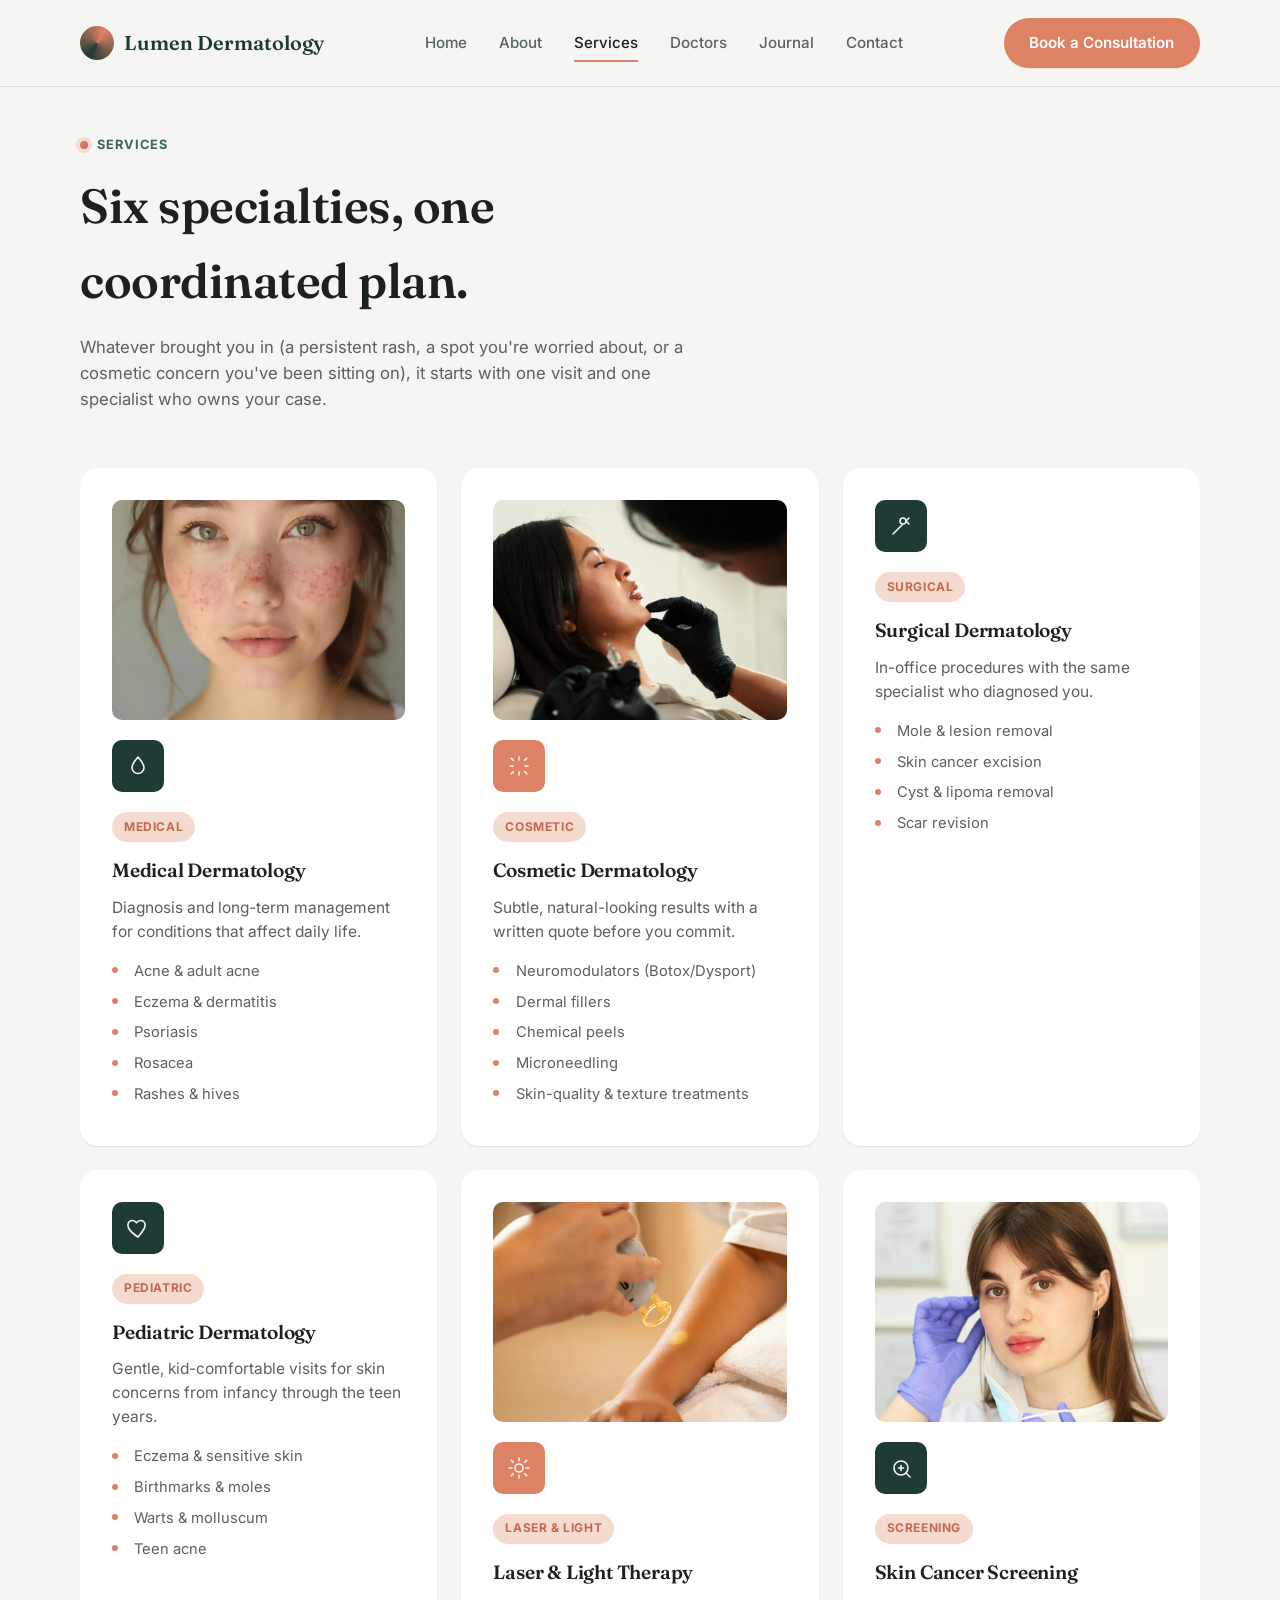
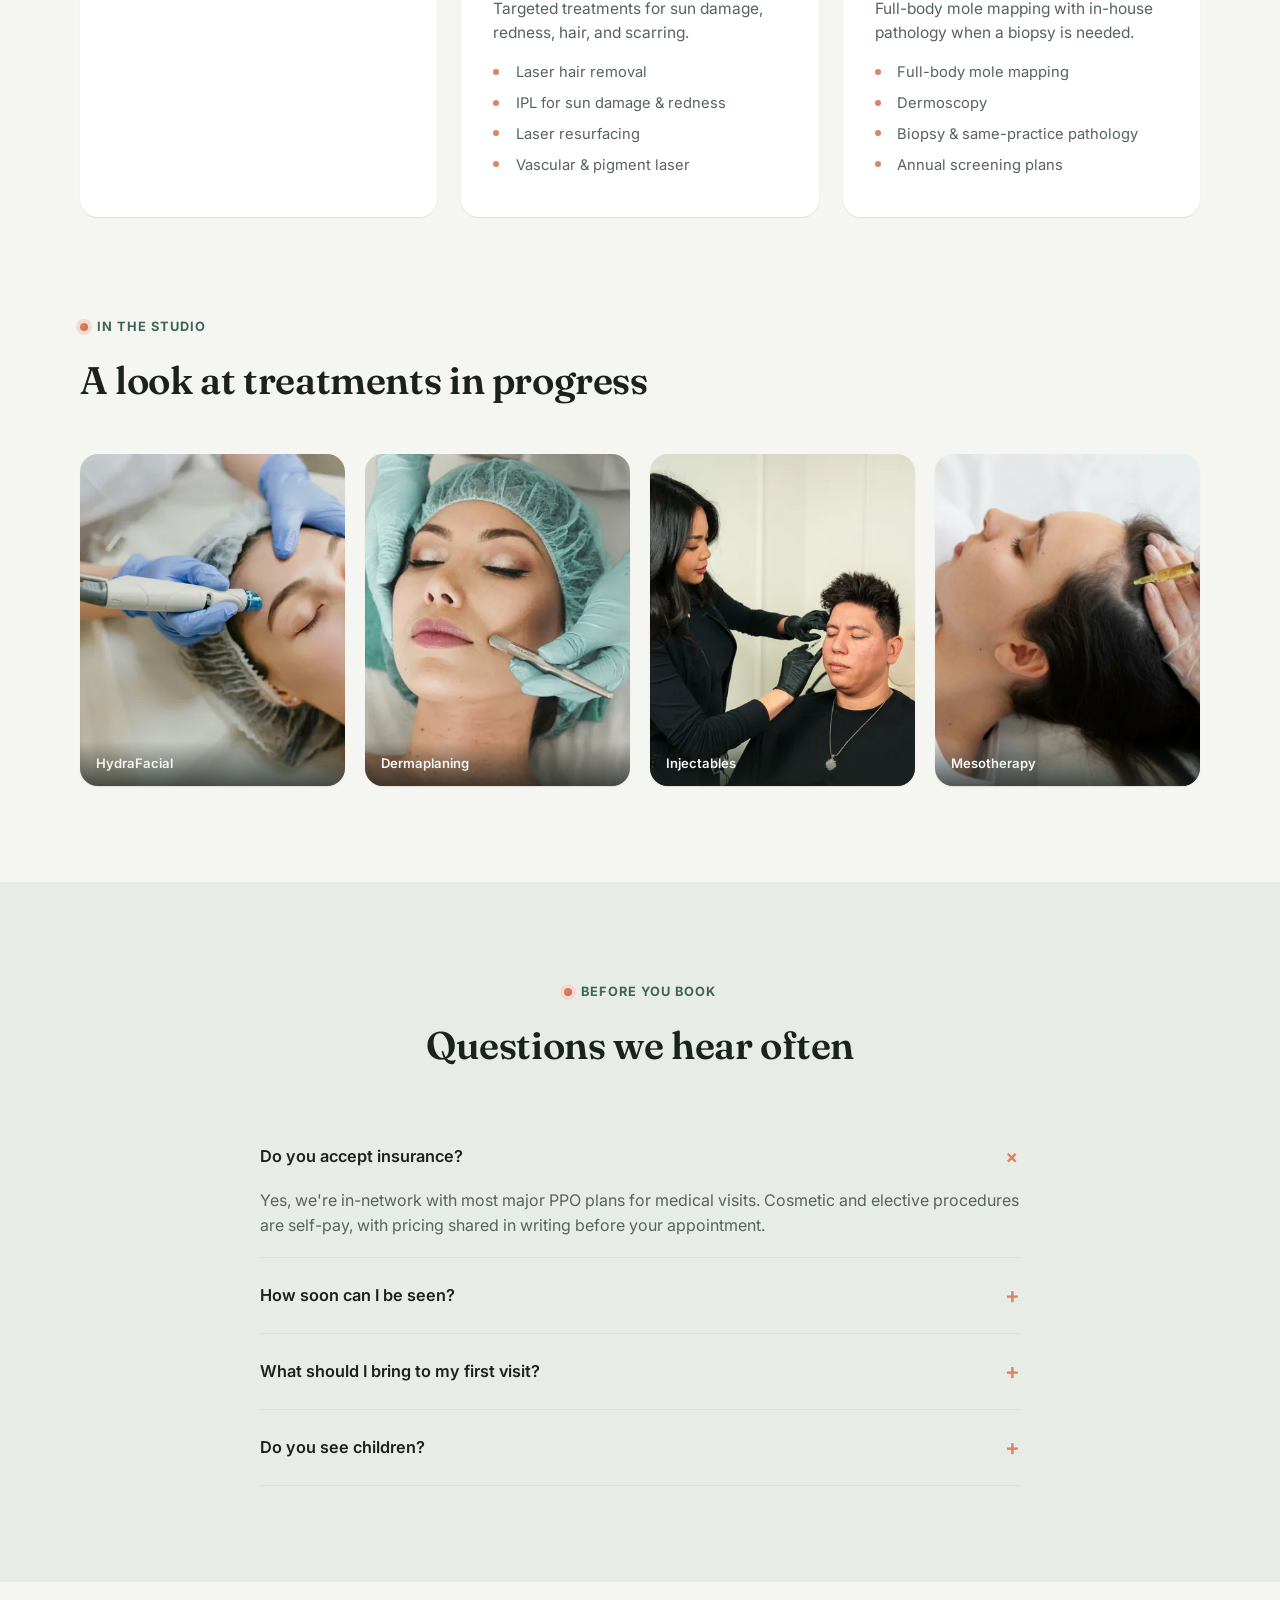
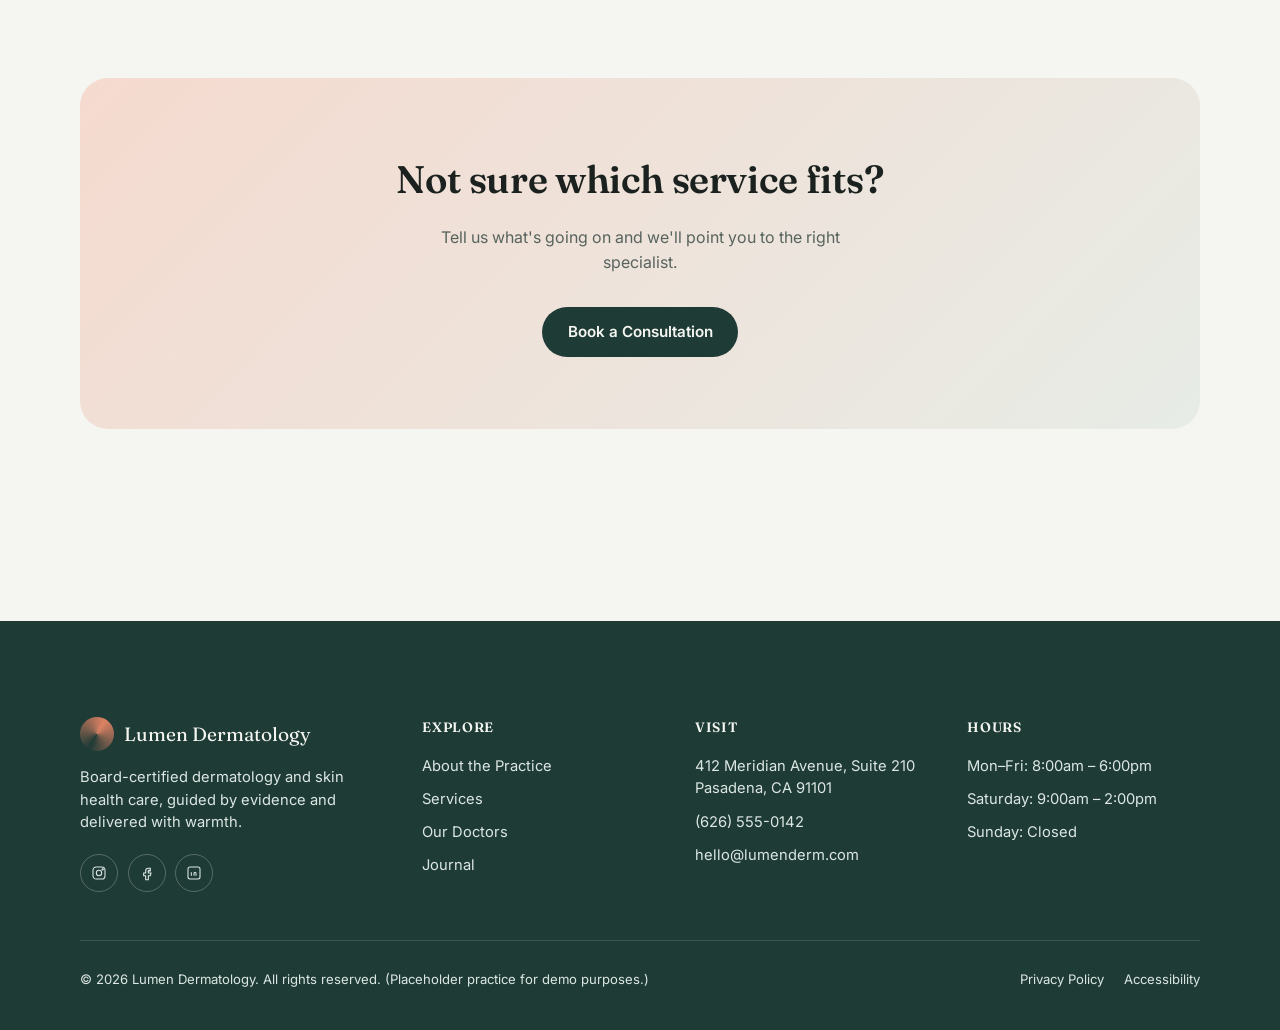
<file: services.html>
<!DOCTYPE html>
<html lang="en">
<head>
<meta charset="UTF-8">
<meta name="viewport" content="width=device-width, initial-scale=1.0">
<title>Services | Lumen Dermatology</title>
<meta name="description" content="Medical, cosmetic, surgical, and pediatric dermatology, laser treatments, and full-body skin cancer screening at Lumen Dermatology in Pasadena.">
<link rel="icon" href="data:image/svg+xml,%3Csvg xmlns='http://www.w3.org/2000/svg' viewBox='0 0 40 40'%3E%3Cdefs%3E%3ClinearGradient id='g' x1='0' y1='0' x2='1' y2='1'%3E%3Cstop offset='0' stop-color='%231F3B36'/%3E%3Cstop offset='1' stop-color='%23DD8264'/%3E%3C/linearGradient%3E%3C/defs%3E%3Ccircle cx='20' cy='20' r='18' fill='url(%23g)'/%3E%3C/svg%3E">
<link rel="preconnect" href="https://fonts.googleapis.com">
<link rel="preconnect" href="https://fonts.gstatic.com" crossorigin>
<link href="https://fonts.googleapis.com/css2?family=Fraunces:ital,opsz,wght@0,9..144,500;0,9..144,600;1,9..144,500&family=Inter:wght@400;500;600;700&display=swap" rel="stylesheet">
<link rel="stylesheet" href="css/styles.css">
<style>
  .treat-list { margin-top: 1rem; }
  .treat-list li { position:relative; padding-left:1.4rem; margin-bottom:0.5rem; color:var(--ink-soft); font-size:0.92rem; }
  .treat-list li::before { content:""; position:absolute; left:0; top:0.5em; width:6px; height:6px; border-radius:50%; background:var(--coral); }
  .faq-item { border-bottom: 1px solid var(--line); padding-block: 1.25rem; }
  .faq-item summary { cursor:pointer; font-weight:600; font-size:1.02rem; list-style:none; display:flex; justify-content:space-between; align-items:center; gap:1rem; }
  .faq-item summary::-webkit-details-marker { display:none; }
  .faq-item summary::after { content:"+"; font-size:1.4rem; color:var(--coral); flex-shrink:0; transition: transform var(--dur-fast) var(--ease-out); }
  .faq-item[open] summary::after { transform: rotate(45deg); }
  .faq-item p { margin-top:0.85rem; color:var(--ink-soft); }
</style>
</head>
<body>
<a class="skip-link" href="#main">Skip to content</a>

<header class="site-header">
  <div class="container nav">
    <a href="index.html" class="nav__logo"><span class="nav__logo-mark" aria-hidden="true"></span>Lumen Dermatology</a>
    <nav class="nav__links" aria-label="Primary">
      <a class="nav__link" href="index.html">Home</a>
      <a class="nav__link" href="about.html">About</a>
      <a class="nav__link" href="services.html" aria-current="page">Services</a>
      <a class="nav__link" href="doctors.html">Doctors</a>
      <a class="nav__link" href="blog/index.html">Journal</a>
      <a class="nav__link" href="contact.html">Contact</a>
    </nav>
    <div class="nav__right">
      <a href="contact.html" class="btn btn--primary nav__cta">Book a Consultation</a>
      <button class="nav__toggle" aria-expanded="false" aria-controls="mobile-nav" aria-label="Open menu"><span></span></button>
    </div>
  </div>
</header>

<div class="mobile-nav" id="mobile-nav">
  <a class="mobile-nav__link" href="index.html">Home</a>
  <a class="mobile-nav__link" href="about.html">About</a>
  <a class="mobile-nav__link" href="services.html">Services</a>
  <a class="mobile-nav__link" href="doctors.html">Doctors</a>
  <a class="mobile-nav__link" href="blog/index.html">Journal</a>
  <a class="mobile-nav__link" href="contact.html">Contact</a>
  <a class="btn btn--secondary btn--block mobile-nav__cta" href="contact.html">Book a Consultation</a>
</div>

<main id="main">

  <section class="page-hero">
    <div class="container">
      <p class="eyebrow reveal">Services</p>
      <h1 class="page-hero__title reveal">Six specialties, one coordinated plan.</h1>
      <p class="page-hero__subtitle reveal">Whatever brought you in (a persistent rash, a spot you're worried about, or a cosmetic concern you've been sitting on), it starts with one visit and one specialist who owns your case.</p>
    </div>
  </section>

  <section class="section" style="padding-top:0;">
    <div class="container">
      <div class="grid grid--3 reveal-stagger">

        <article class="card reveal" id="medical">
          <div class="card__cover"><img src="images/medical-dermatology.webp" alt="Close examination of skin affected by rosacea" width="900" height="900" loading="lazy"></div>
          <div class="icon-badge" aria-hidden="true"><svg viewBox="0 0 24 24" fill="none" stroke="currentColor" stroke-width="1.6" stroke-linecap="round" stroke-linejoin="round"><path d="M12 3c3.5 4 6 7.4 6 10.5a6 6 0 1 1-12 0C6 10.4 8.5 7 12 3Z"/></svg></div>
          <span class="tag">Medical</span>
          <h2 class="service-card__title" style="margin-top:0.9rem;">Medical Dermatology</h2>
          <p class="service-card__text">Diagnosis and long-term management for conditions that affect daily life.</p>
          <ul class="treat-list">
            <li>Acne &amp; adult acne</li>
            <li>Eczema &amp; dermatitis</li>
            <li>Psoriasis</li>
            <li>Rosacea</li>
            <li>Rashes &amp; hives</li>
          </ul>
        </article>

        <article class="card card--coral reveal" id="cosmetic">
          <div class="card__cover"><img src="images/cosmetic-dermatology.webp" alt="A cosmetic injectable treatment being carefully administered" width="900" height="600" loading="lazy"></div>
          <div class="icon-badge" aria-hidden="true"><svg viewBox="0 0 24 24" fill="none" stroke="currentColor" stroke-width="1.6" stroke-linecap="round" stroke-linejoin="round"><path d="M12 3v3M12 18v3M4.2 4.2l2.1 2.1M17.7 17.7l2.1 2.1M3 12h3M18 12h3M4.2 19.8l2.1-2.1M17.7 6.3l2.1-2.1"/></svg></div>
          <span class="tag">Cosmetic</span>
          <h2 class="service-card__title" style="margin-top:0.9rem;">Cosmetic Dermatology</h2>
          <p class="service-card__text">Subtle, natural-looking results with a written quote before you commit.</p>
          <ul class="treat-list">
            <li>Neuromodulators (Botox/Dysport)</li>
            <li>Dermal fillers</li>
            <li>Chemical peels</li>
            <li>Microneedling</li>
            <li>Skin-quality &amp; texture treatments</li>
          </ul>
        </article>

        <article class="card reveal" id="surgical">
          <div class="icon-badge" aria-hidden="true"><svg viewBox="0 0 24 24" fill="none" stroke="currentColor" stroke-width="1.6" stroke-linecap="round" stroke-linejoin="round"><path d="M4 20 14 10M14 10a3 3 0 1 0 0-6 3 3 0 0 0 0 6ZM20 4l-3 3M17 7l3 3"/></svg></div>
          <span class="tag">Surgical</span>
          <h2 class="service-card__title" style="margin-top:0.9rem;">Surgical Dermatology</h2>
          <p class="service-card__text">In-office procedures with the same specialist who diagnosed you.</p>
          <ul class="treat-list">
            <li>Mole &amp; lesion removal</li>
            <li>Skin cancer excision</li>
            <li>Cyst &amp; lipoma removal</li>
            <li>Scar revision</li>
          </ul>
        </article>

        <article class="card reveal" id="pediatric">
          <div class="icon-badge" aria-hidden="true"><svg viewBox="0 0 24 24" fill="none" stroke="currentColor" stroke-width="1.6" stroke-linecap="round" stroke-linejoin="round"><path d="M12 21s-7-4.35-9.5-9C.8 8.1 2.6 4.8 6 4.5c2-.2 3.6 1 4.5 2.3C11.4 5.5 13 4.3 15 4.5c3.4.3 5.2 3.6 3.5 7.5C16 16.65 12 21 12 21Z"/></svg></div>
          <span class="tag">Pediatric</span>
          <h2 class="service-card__title" style="margin-top:0.9rem;">Pediatric Dermatology</h2>
          <p class="service-card__text">Gentle, kid-comfortable visits for skin concerns from infancy through the teen years.</p>
          <ul class="treat-list">
            <li>Eczema &amp; sensitive skin</li>
            <li>Birthmarks &amp; moles</li>
            <li>Warts &amp; molluscum</li>
            <li>Teen acne</li>
          </ul>
        </article>

        <article class="card card--coral reveal" id="laser">
          <div class="card__cover"><img src="images/laser-light-therapy.webp" alt="A laser light treatment being applied to skin" width="900" height="1125" loading="lazy"></div>
          <div class="icon-badge" aria-hidden="true"><svg viewBox="0 0 24 24" fill="none" stroke="currentColor" stroke-width="1.6" stroke-linecap="round" stroke-linejoin="round"><circle cx="12" cy="12" r="4"/><path d="M12 2v3M12 19v3M4.2 4.2l2.1 2.1M17.7 17.7l2.1 2.1M2 12h3M19 12h3M4.2 19.8l2.1-2.1M17.7 6.3l2.1-2.1"/></svg></div>
          <span class="tag">Laser &amp; Light</span>
          <h2 class="service-card__title" style="margin-top:0.9rem;">Laser &amp; Light Therapy</h2>
          <p class="service-card__text">Targeted treatments for sun damage, redness, hair, and scarring.</p>
          <ul class="treat-list">
            <li>Laser hair removal</li>
            <li>IPL for sun damage &amp; redness</li>
            <li>Laser resurfacing</li>
            <li>Vascular &amp; pigment laser</li>
          </ul>
        </article>

        <article class="card reveal" id="screening">
          <div class="card__cover"><img src="images/skin-screening.webp" alt="Patient prepared for a clinical skin screening visit" width="900" height="1350" loading="lazy"></div>
          <div class="icon-badge" aria-hidden="true"><svg viewBox="0 0 24 24" fill="none" stroke="currentColor" stroke-width="1.6" stroke-linecap="round" stroke-linejoin="round"><circle cx="12" cy="12" r="7"/><path d="m17 17 4 4"/><path d="M9.5 12h5M12 9.5v5"/></svg></div>
          <span class="tag">Screening</span>
          <h2 class="service-card__title" style="margin-top:0.9rem;">Skin Cancer Screening</h2>
          <p class="service-card__text">Full-body mole mapping with in-house pathology when a biopsy is needed.</p>
          <ul class="treat-list">
            <li>Full-body mole mapping</li>
            <li>Dermoscopy</li>
            <li>Biopsy &amp; same-practice pathology</li>
            <li>Annual screening plans</li>
          </ul>
        </article>

      </div>
    </div>
  </section>

  <section class="section" style="padding-top:0;">
    <div class="container">
      <div class="section__head reveal">
        <p class="eyebrow">In the studio</p>
        <h2 class="section__title">A look at treatments in progress</h2>
      </div>
      <div class="gallery-strip reveal-stagger">
        <div class="gallery-strip__item reveal">
          <img src="images/gallery-hydrafacial.webp" alt="A HydraFacial treatment in progress" width="700" height="466" loading="lazy">
          <span class="gallery-strip__label">HydraFacial</span>
        </div>
        <div class="gallery-strip__item reveal">
          <img src="images/gallery-dermaplaning.webp" alt="A dermaplaning treatment in progress" width="700" height="467" loading="lazy">
          <span class="gallery-strip__label">Dermaplaning</span>
        </div>
        <div class="gallery-strip__item reveal">
          <img src="images/gallery-injectable-men.webp" alt="A cosmetic injectable treatment for a male patient" width="700" height="467" loading="lazy">
          <span class="gallery-strip__label">Injectables</span>
        </div>
        <div class="gallery-strip__item reveal">
          <img src="images/gallery-mesotherapy.webp" alt="A mesotherapy treatment in progress" width="700" height="700" loading="lazy">
          <span class="gallery-strip__label">Mesotherapy</span>
        </div>
      </div>
    </div>
  </section>

  <section class="section section--alt">
    <div class="container">
      <div class="section__head center reveal">
        <p class="eyebrow">Before you book</p>
        <h2 class="section__title">Questions we hear often</h2>
      </div>
      <div class="reveal" style="max-width: 760px; margin-inline:auto;">
        <details class="faq-item" open>
          <summary>Do you accept insurance?</summary>
          <p>Yes, we're in-network with most major PPO plans for medical visits. Cosmetic and elective procedures are self-pay, with pricing shared in writing before your appointment.</p>
        </details>
        <details class="faq-item">
          <summary>How soon can I be seen?</summary>
          <p>Most new patients are offered an appointment within the same week. Urgent concerns, like a changing mole, are prioritized for the next available slot.</p>
        </details>
        <details class="faq-item">
          <summary>What should I bring to my first visit?</summary>
          <p>A photo ID, insurance card if applicable, a list of current medications, and, if you have one, a note of when a concern started and what's changed.</p>
        </details>
        <details class="faq-item">
          <summary>Do you see children?</summary>
          <p>Yes. Our pediatric dermatology visits are scheduled with extra time and a specialist experienced in treating younger patients comfortably.</p>
        </details>
      </div>
    </div>
  </section>

  <section class="section">
    <div class="container">
      <div class="cta-band reveal">
        <h2 class="cta-band__title">Not sure which service fits?</h2>
        <p class="cta-band__text">Tell us what's going on and we'll point you to the right specialist.</p>
        <div class="cta-band__actions">
          <a href="contact.html" class="btn btn--secondary">Book a Consultation</a>
        </div>
      </div>
    </div>
  </section>

</main>

<footer class="site-footer">
  <div class="container">
    <div class="footer__grid">
      <div>
        <div class="footer__brand"><span class="nav__logo-mark" aria-hidden="true"></span>Lumen Dermatology</div>
        <p class="footer__tagline">Board-certified dermatology and skin health care, guided by evidence and delivered with warmth.</p>
        <div class="footer__social">
          <a href="#" aria-label="Lumen Dermatology on Instagram"><svg width="16" height="16" viewBox="0 0 24 24" fill="none" stroke="currentColor" stroke-width="1.6"><rect x="3" y="3" width="18" height="18" rx="5"/><circle cx="12" cy="12" r="4"/><circle cx="17.5" cy="6.5" r="1"/></svg></a>
          <a href="#" aria-label="Lumen Dermatology on Facebook"><svg width="16" height="16" viewBox="0 0 24 24" fill="none" stroke="currentColor" stroke-width="1.6"><path d="M14 9h3V5h-3a4 4 0 0 0-4 4v3H7v4h3v6h4v-6h3l1-4h-4V9a1 1 0 0 1 1-1Z"/></svg></a>
          <a href="#" aria-label="Lumen Dermatology on LinkedIn"><svg width="16" height="16" viewBox="0 0 24 24" fill="none" stroke="currentColor" stroke-width="1.6"><rect x="3" y="3" width="18" height="18" rx="3"/><path d="M8 11v5M8 8v.01M12 16v-3.2c0-1 .8-1.8 1.8-1.8s1.2.8 1.2 1.8V16"/></svg></a>
        </div>
      </div>
      <div class="footer__col">
        <h4>Explore</h4>
        <ul>
          <li><a href="about.html">About the Practice</a></li>
          <li><a href="services.html">Services</a></li>
          <li><a href="doctors.html">Our Doctors</a></li>
          <li><a href="blog/index.html">Journal</a></li>
        </ul>
      </div>
      <div class="footer__col">
        <h4>Visit</h4>
        <ul>
          <li>412 Meridian Avenue, Suite 210<br>Pasadena, CA 91101</li>
          <li><a href="tel:+16265550142">(626) 555-0142</a></li>
          <li><a href="mailto:hello@lumenderm.com">hello@lumenderm.com</a></li>
        </ul>
      </div>
      <div class="footer__col">
        <h4>Hours</h4>
        <ul>
          <li>Mon–Fri: 8:00am – 6:00pm</li>
          <li>Saturday: 9:00am – 2:00pm</li>
          <li>Sunday: Closed</li>
        </ul>
      </div>
    </div>
    <div class="footer__bottom">
      <span>&copy; <span class="js-year">2026</span> Lumen Dermatology. All rights reserved. (Placeholder practice for demo purposes.)</span>
      <div class="footer__legal">
        <a href="#">Privacy Policy</a>
        <a href="#">Accessibility</a>
      </div>
    </div>
  </div>
</footer>

<script src="js/main.js" defer></script>
</body>
</html>
</file>
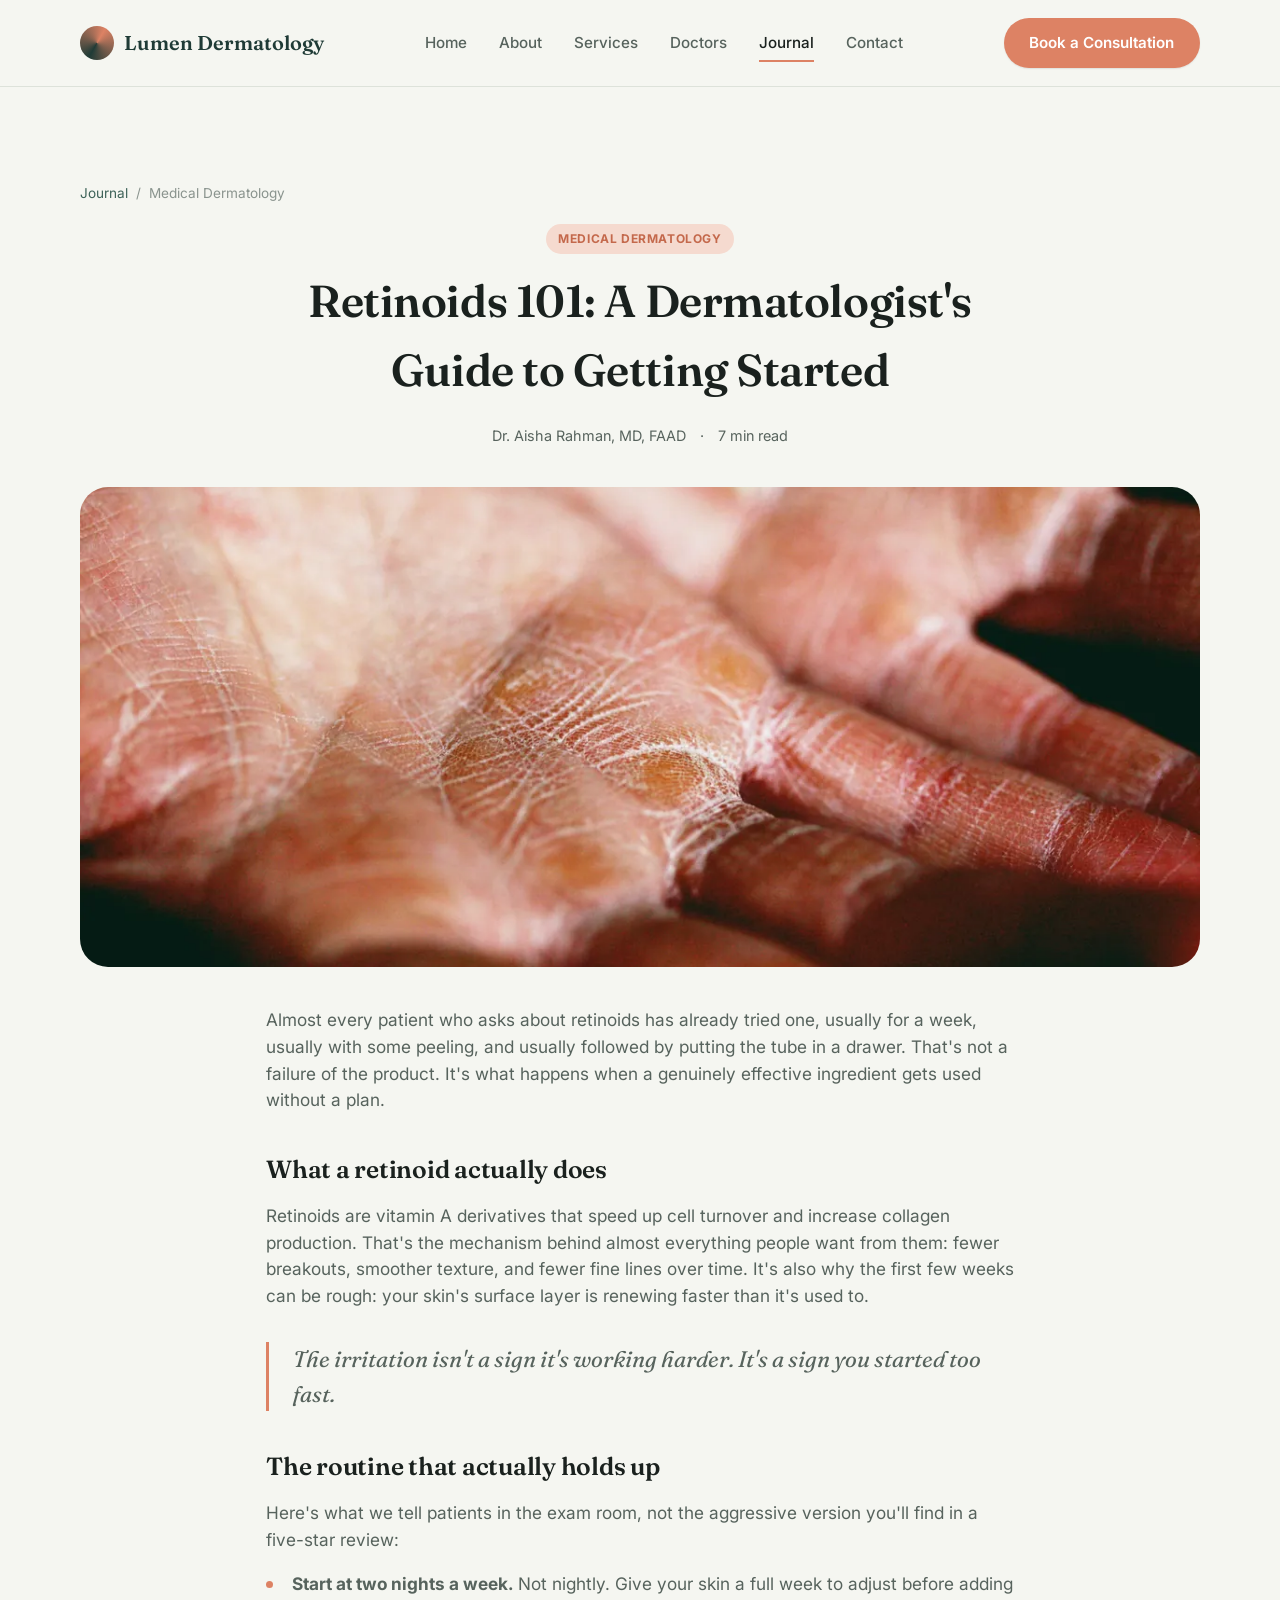
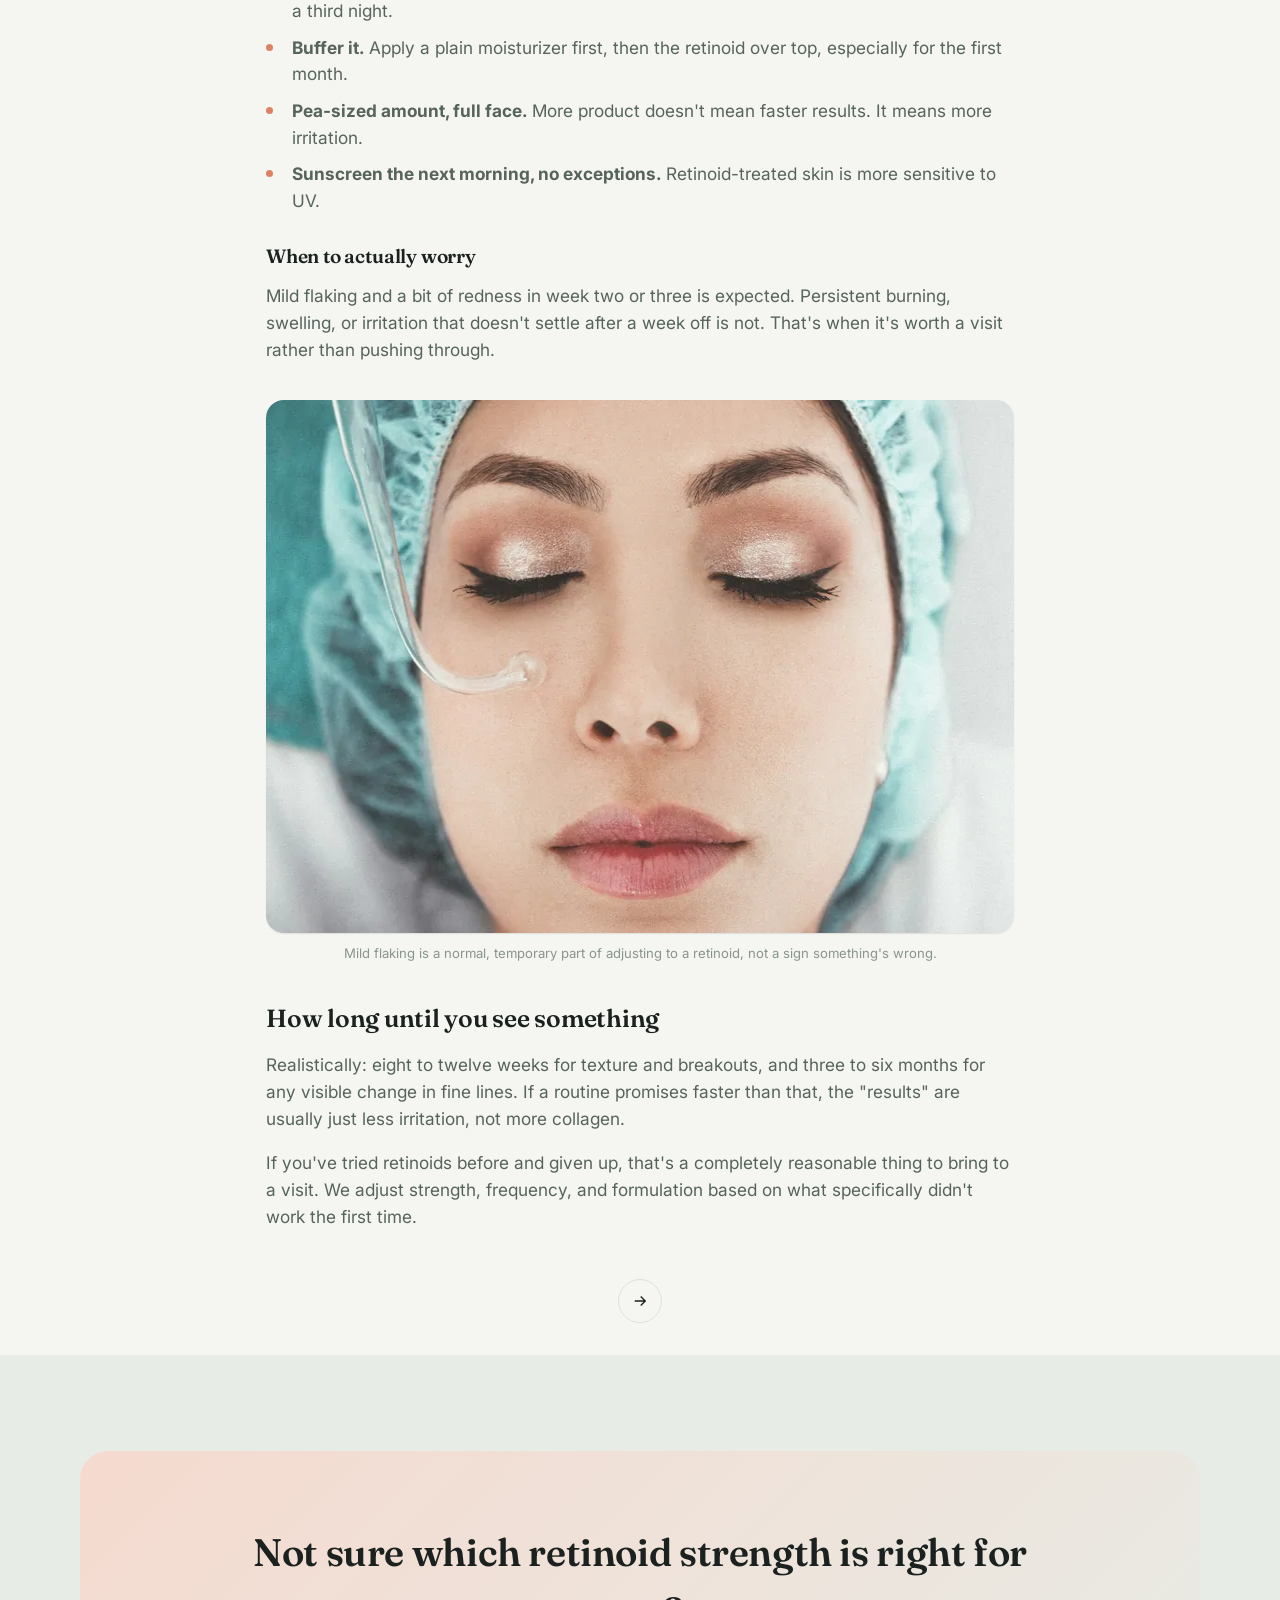
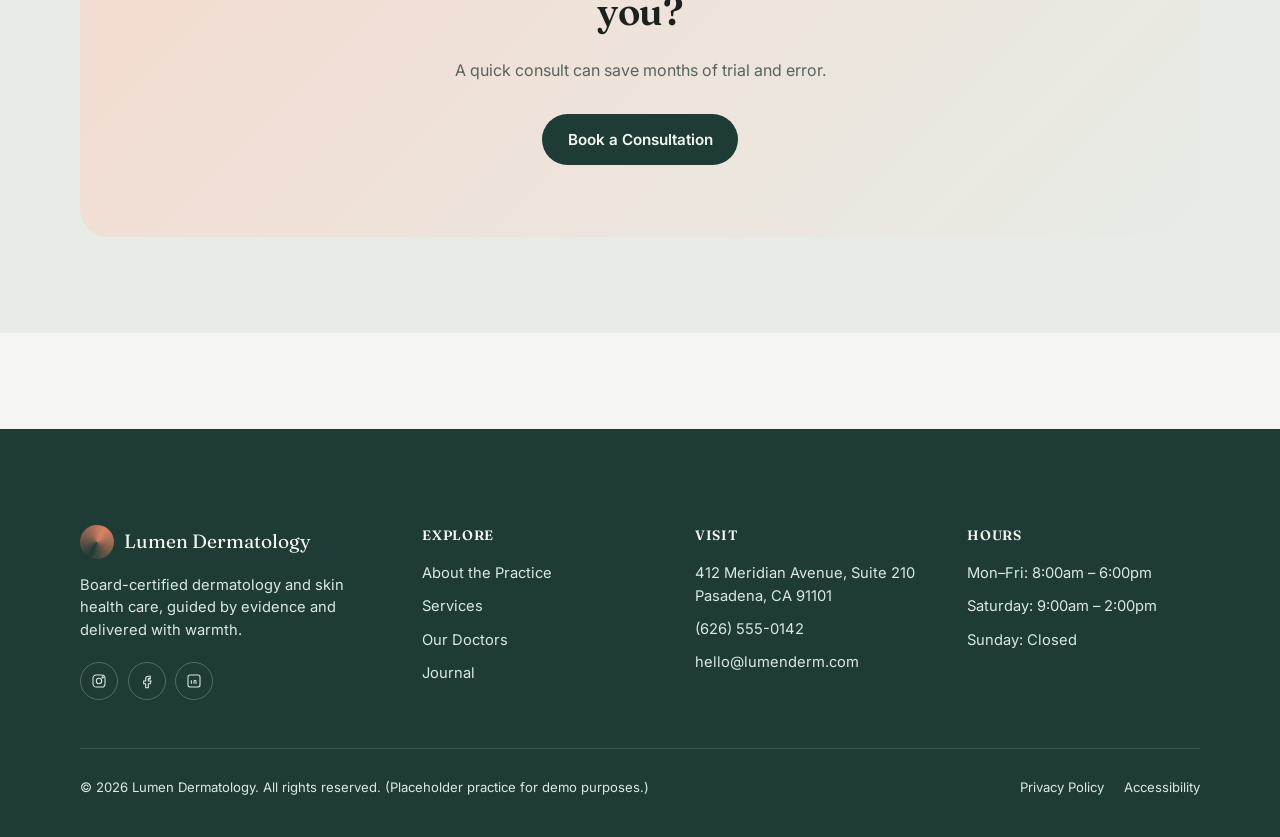
<file: blog/retinoids-101.html>
<!DOCTYPE html>
<html lang="en">
<head>
<meta charset="UTF-8">
<meta name="viewport" content="width=device-width, initial-scale=1.0">
<title>Retinoids 101: A Dermatologist's Guide to Getting Started | Lumen Dermatology</title>
<meta name="description" content="Why retinoids need a slow start, what irritation actually means, and a realistic routine from a board-certified dermatologist.">
<link rel="icon" href="data:image/svg+xml,%3Csvg xmlns='http://www.w3.org/2000/svg' viewBox='0 0 40 40'%3E%3Cdefs%3E%3ClinearGradient id='g' x1='0' y1='0' x2='1' y2='1'%3E%3Cstop offset='0' stop-color='%231F3B36'/%3E%3Cstop offset='1' stop-color='%23DD8264'/%3E%3C/linearGradient%3E%3C/defs%3E%3Ccircle cx='20' cy='20' r='18' fill='url(%23g)'/%3E%3C/svg%3E">
<link rel="preconnect" href="https://fonts.googleapis.com">
<link rel="preconnect" href="https://fonts.gstatic.com" crossorigin>
<link href="https://fonts.googleapis.com/css2?family=Fraunces:ital,opsz,wght@0,9..144,500;0,9..144,600;1,9..144,500&family=Inter:wght@400;500;600;700&display=swap" rel="stylesheet">
<link rel="stylesheet" href="../css/styles.css">
</head>
<body>
<a class="skip-link" href="#main">Skip to content</a>

<header class="site-header">
  <div class="container nav">
    <a href="../index.html" class="nav__logo"><span class="nav__logo-mark" aria-hidden="true"></span>Lumen Dermatology</a>
    <nav class="nav__links" aria-label="Primary">
      <a class="nav__link" href="../index.html">Home</a>
      <a class="nav__link" href="../about.html">About</a>
      <a class="nav__link" href="../services.html">Services</a>
      <a class="nav__link" href="../doctors.html">Doctors</a>
      <a class="nav__link" href="index.html" aria-current="page">Journal</a>
      <a class="nav__link" href="../contact.html">Contact</a>
    </nav>
    <div class="nav__right">
      <a href="../contact.html" class="btn btn--primary nav__cta">Book a Consultation</a>
      <button class="nav__toggle" aria-expanded="false" aria-controls="mobile-nav" aria-label="Open menu"><span></span></button>
    </div>
  </div>
</header>

<div class="mobile-nav" id="mobile-nav">
  <a class="mobile-nav__link" href="../index.html">Home</a>
  <a class="mobile-nav__link" href="../about.html">About</a>
  <a class="mobile-nav__link" href="../services.html">Services</a>
  <a class="mobile-nav__link" href="../doctors.html">Doctors</a>
  <a class="mobile-nav__link" href="index.html">Journal</a>
  <a class="mobile-nav__link" href="../contact.html">Contact</a>
  <a class="btn btn--secondary btn--block mobile-nav__cta" href="../contact.html">Book a Consultation</a>
</div>

<main id="main">
  <article class="section" style="padding-bottom:2rem;">
    <div class="container">
      <div class="breadcrumb reveal"><a href="index.html">Journal</a> <span aria-hidden="true">/</span> <span>Medical Dermatology</span></div>
      <header class="article__header reveal">
        <span class="tag">Medical Dermatology</span>
        <h1 class="article__title">Retinoids 101: A Dermatologist's Guide to Getting Started</h1>
        <div class="article__meta">
          <span>Dr. Aisha Rahman, MD, FAAD</span>
          <span aria-hidden="true">·</span>
          <span>7 min read</span>
        </div>
      </header>
    </div>

    <div class="container">
      <div class="article__cover reveal"><img src="../images/blog-retinoids-cover.webp" alt="Macro detail of skin texture" width="1200" height="800" loading="lazy"></div>
    </div>

    <div class="container">
      <div class="article__body reveal">
        <p>Almost every patient who asks about retinoids has already tried one, usually for a week, usually with some peeling, and usually followed by putting the tube in a drawer. That's not a failure of the product. It's what happens when a genuinely effective ingredient gets used without a plan.</p>

        <h2>What a retinoid actually does</h2>
        <p>Retinoids are vitamin A derivatives that speed up cell turnover and increase collagen production. That's the mechanism behind almost everything people want from them: fewer breakouts, smoother texture, and fewer fine lines over time. It's also why the first few weeks can be rough: your skin's surface layer is renewing faster than it's used to.</p>

        <p class="article__pullquote">The irritation isn't a sign it's working harder. It's a sign you started too fast.</p>

        <h2>The routine that actually holds up</h2>
        <p>Here's what we tell patients in the exam room, not the aggressive version you'll find in a five-star review:</p>
        <ul>
          <li><strong>Start at two nights a week.</strong> Not nightly. Give your skin a full week to adjust before adding a third night.</li>
          <li><strong>Buffer it.</strong> Apply a plain moisturizer first, then the retinoid over top, especially for the first month.</li>
          <li><strong>Pea-sized amount, full face.</strong> More product doesn't mean faster results. It means more irritation.</li>
          <li><strong>Sunscreen the next morning, no exceptions.</strong> Retinoid-treated skin is more sensitive to UV.</li>
        </ul>

        <h3>When to actually worry</h3>
        <p>Mild flaking and a bit of redness in week two or three is expected. Persistent burning, swelling, or irritation that doesn't settle after a week off is not. That's when it's worth a visit rather than pushing through.</p>

        <figure class="article__inline-figure">
          <img src="../images/inline-retinoids-serum.webp" alt="Close-up detail of dry, flaking skin texture" width="800" height="533" loading="lazy">
          <figcaption>Mild flaking is a normal, temporary part of adjusting to a retinoid, not a sign something's wrong.</figcaption>
        </figure>

        <h2>How long until you see something</h2>
        <p>Realistically: eight to twelve weeks for texture and breakouts, and three to six months for any visible change in fine lines. If a routine promises faster than that, the "results" are usually just less irritation, not more collagen.</p>

        <p>If you've tried retinoids before and given up, that's a completely reasonable thing to bring to a visit. We adjust strength, frequency, and formulation based on what specifically didn't work the first time.</p>
      </div>

      <div class="article__share reveal">
        <a class="share-btn" href="../contact.html" aria-label="Book a consultation about this topic">
          <svg width="18" height="18" viewBox="0 0 24 24" fill="none" stroke="currentColor" stroke-width="1.8"><path d="M5 12h14M13 6l6 6-6 6"/></svg>
        </a>
      </div>
    </div>
  </article>

  <section class="section section--alt">
    <div class="container">
      <div class="cta-band reveal">
        <h2 class="cta-band__title">Not sure which retinoid strength is right for you?</h2>
        <p class="cta-band__text">A quick consult can save months of trial and error.</p>
        <div class="cta-band__actions">
          <a href="../contact.html" class="btn btn--secondary">Book a Consultation</a>
        </div>
      </div>
    </div>
  </section>
</main>

<footer class="site-footer">
  <div class="container">
    <div class="footer__grid">
      <div>
        <div class="footer__brand"><span class="nav__logo-mark" aria-hidden="true"></span>Lumen Dermatology</div>
        <p class="footer__tagline">Board-certified dermatology and skin health care, guided by evidence and delivered with warmth.</p>
        <div class="footer__social">
          <a href="#" aria-label="Lumen Dermatology on Instagram"><svg width="16" height="16" viewBox="0 0 24 24" fill="none" stroke="currentColor" stroke-width="1.6"><rect x="3" y="3" width="18" height="18" rx="5"/><circle cx="12" cy="12" r="4"/><circle cx="17.5" cy="6.5" r="1"/></svg></a>
          <a href="#" aria-label="Lumen Dermatology on Facebook"><svg width="16" height="16" viewBox="0 0 24 24" fill="none" stroke="currentColor" stroke-width="1.6"><path d="M14 9h3V5h-3a4 4 0 0 0-4 4v3H7v4h3v6h4v-6h3l1-4h-4V9a1 1 0 0 1 1-1Z"/></svg></a>
          <a href="#" aria-label="Lumen Dermatology on LinkedIn"><svg width="16" height="16" viewBox="0 0 24 24" fill="none" stroke="currentColor" stroke-width="1.6"><rect x="3" y="3" width="18" height="18" rx="3"/><path d="M8 11v5M8 8v.01M12 16v-3.2c0-1 .8-1.8 1.8-1.8s1.2.8 1.2 1.8V16"/></svg></a>
        </div>
      </div>
      <div class="footer__col">
        <h4>Explore</h4>
        <ul>
          <li><a href="../about.html">About the Practice</a></li>
          <li><a href="../services.html">Services</a></li>
          <li><a href="../doctors.html">Our Doctors</a></li>
          <li><a href="index.html">Journal</a></li>
        </ul>
      </div>
      <div class="footer__col">
        <h4>Visit</h4>
        <ul>
          <li>412 Meridian Avenue, Suite 210<br>Pasadena, CA 91101</li>
          <li><a href="tel:+16265550142">(626) 555-0142</a></li>
          <li><a href="mailto:hello@lumenderm.com">hello@lumenderm.com</a></li>
        </ul>
      </div>
      <div class="footer__col">
        <h4>Hours</h4>
        <ul>
          <li>Mon–Fri: 8:00am – 6:00pm</li>
          <li>Saturday: 9:00am – 2:00pm</li>
          <li>Sunday: Closed</li>
        </ul>
      </div>
    </div>
    <div class="footer__bottom">
      <span>&copy; <span class="js-year">2026</span> Lumen Dermatology. All rights reserved. (Placeholder practice for demo purposes.)</span>
      <div class="footer__legal">
        <a href="#">Privacy Policy</a>
        <a href="#">Accessibility</a>
      </div>
    </div>
  </div>
</footer>

<script src="../js/main.js" defer></script>
</body>
</html>
</file>
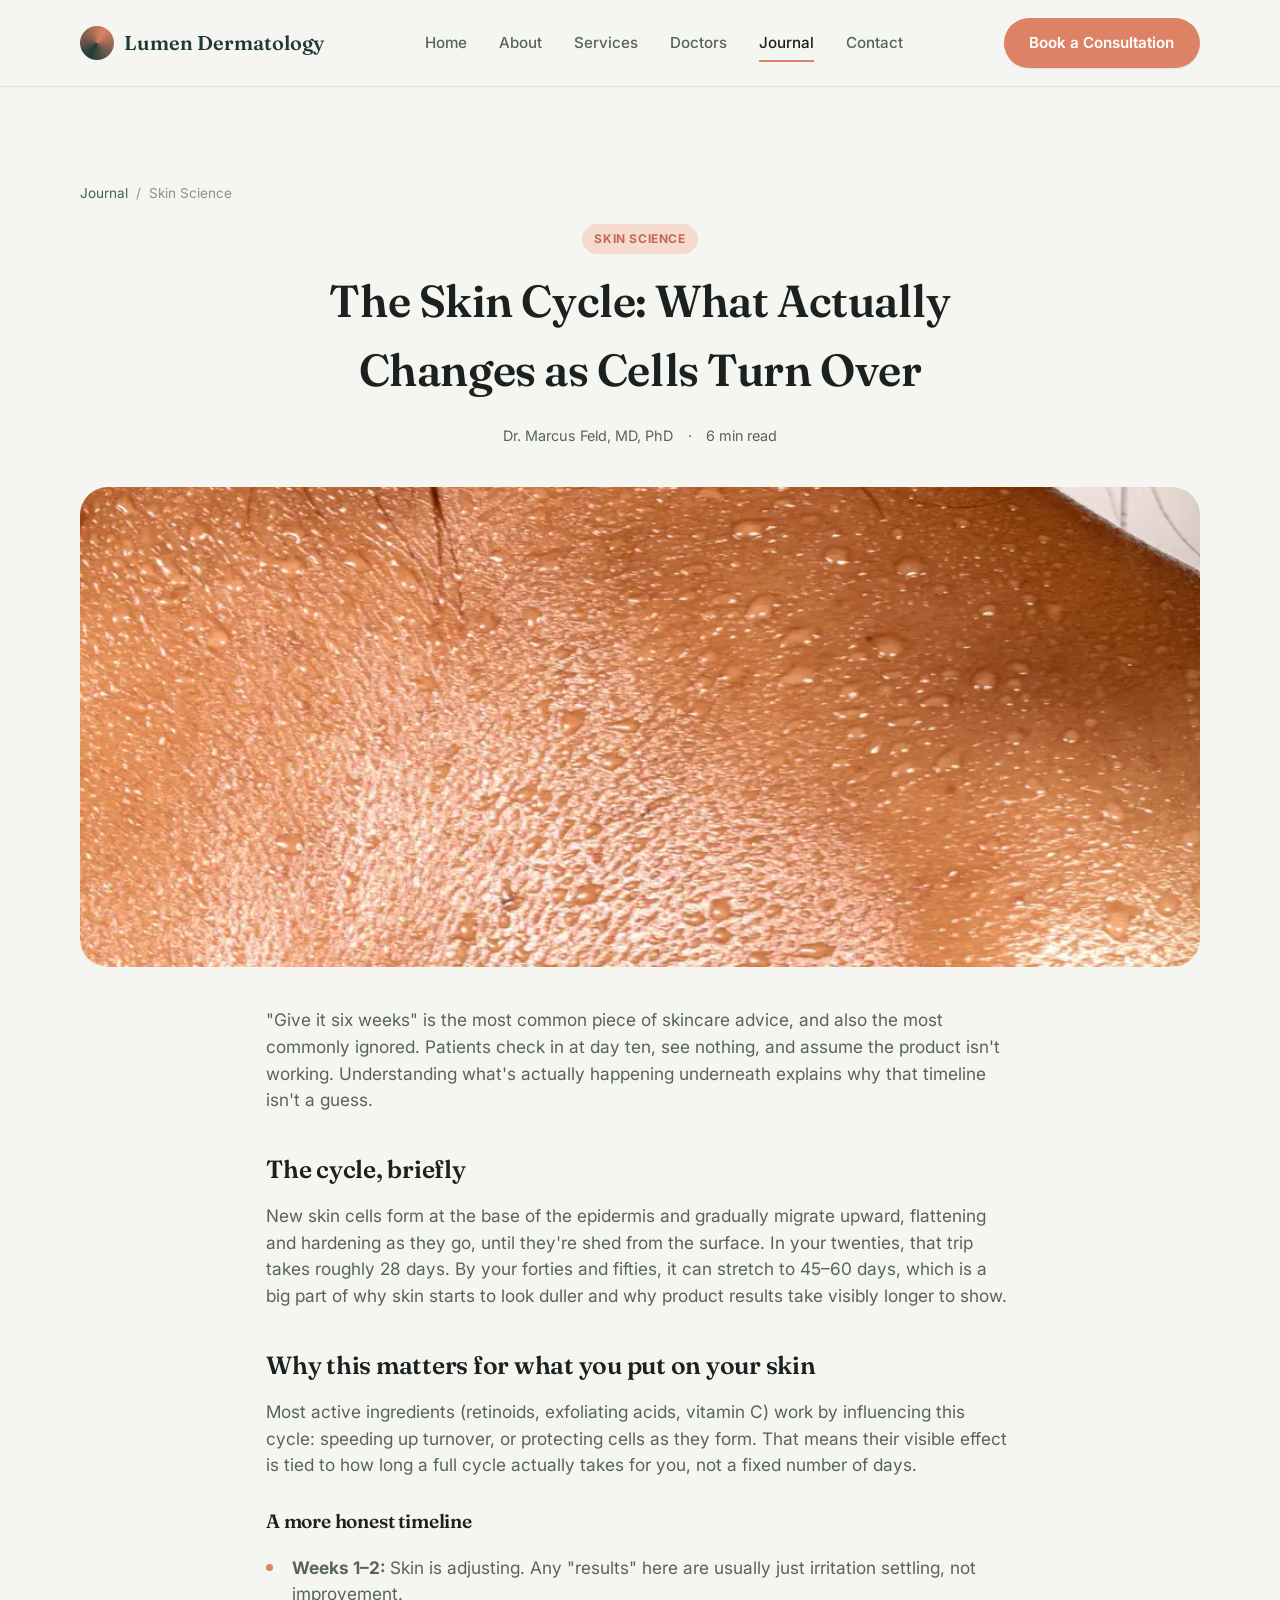
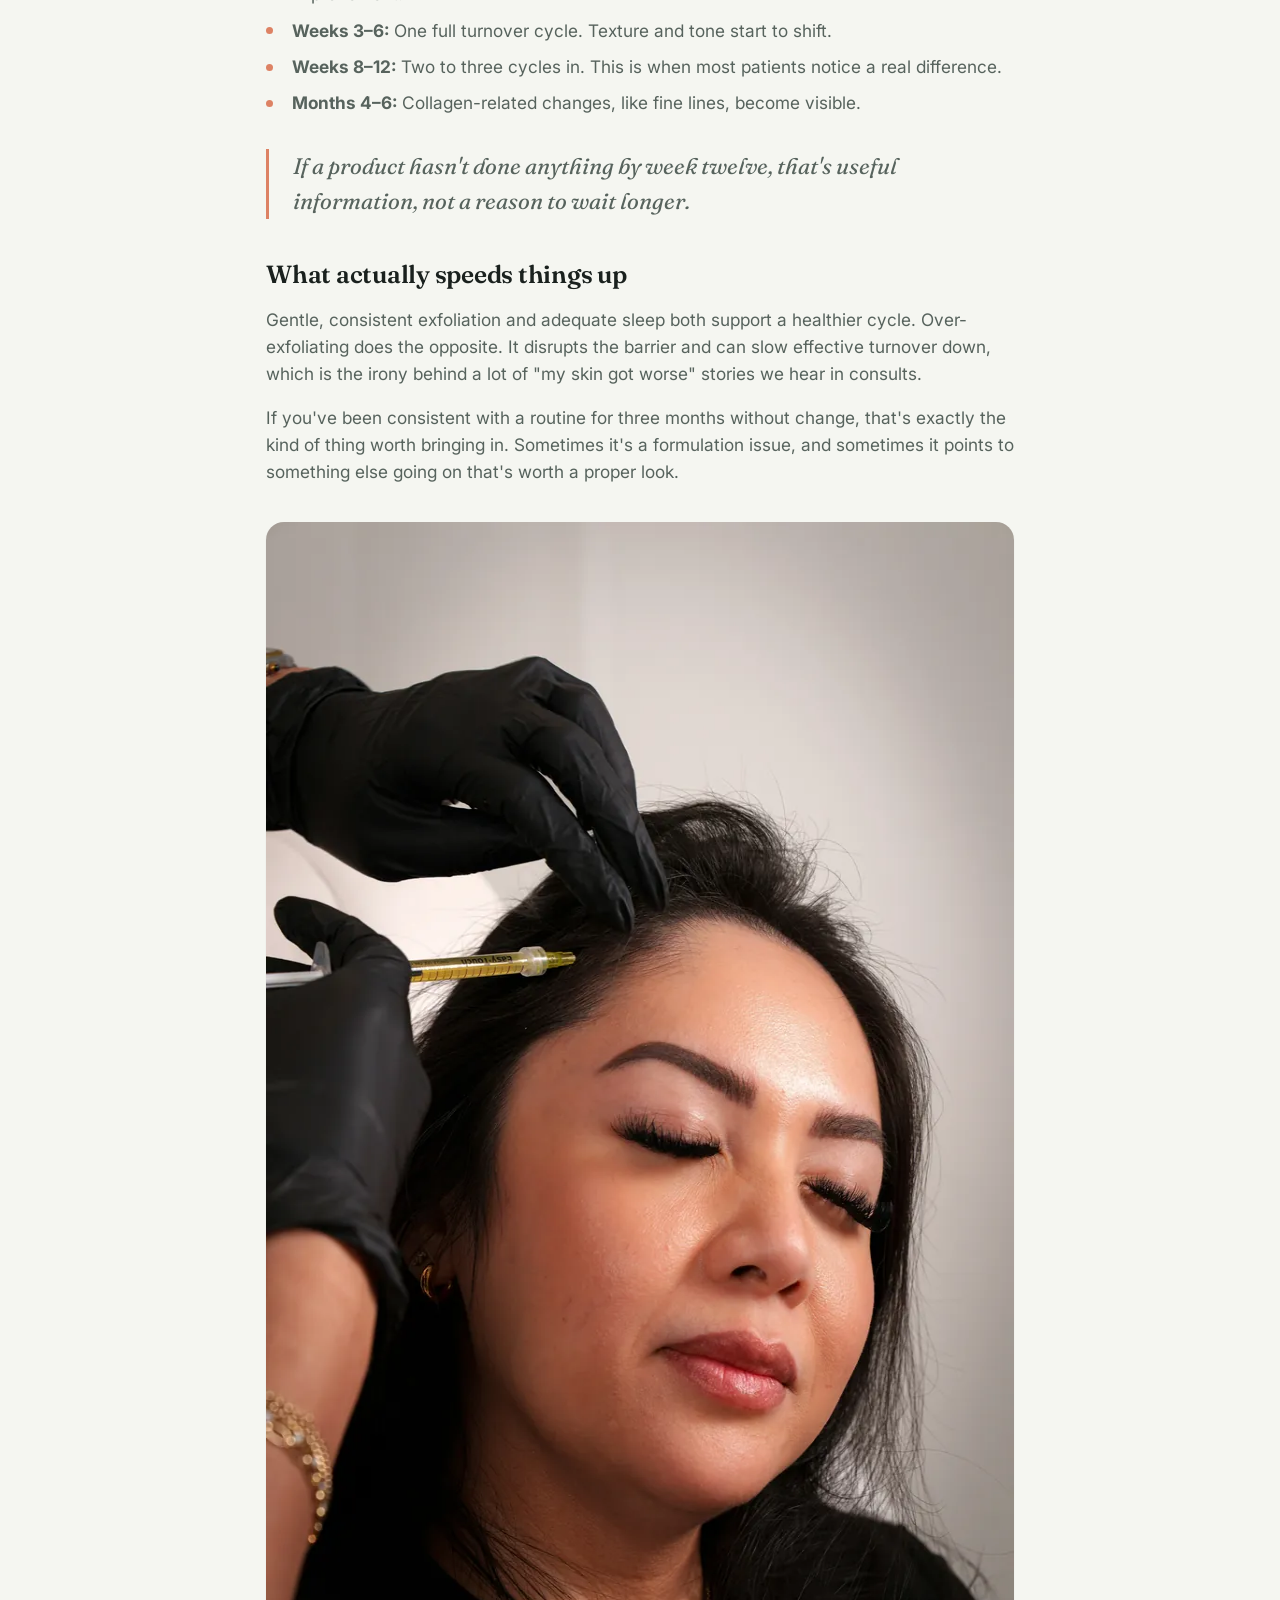
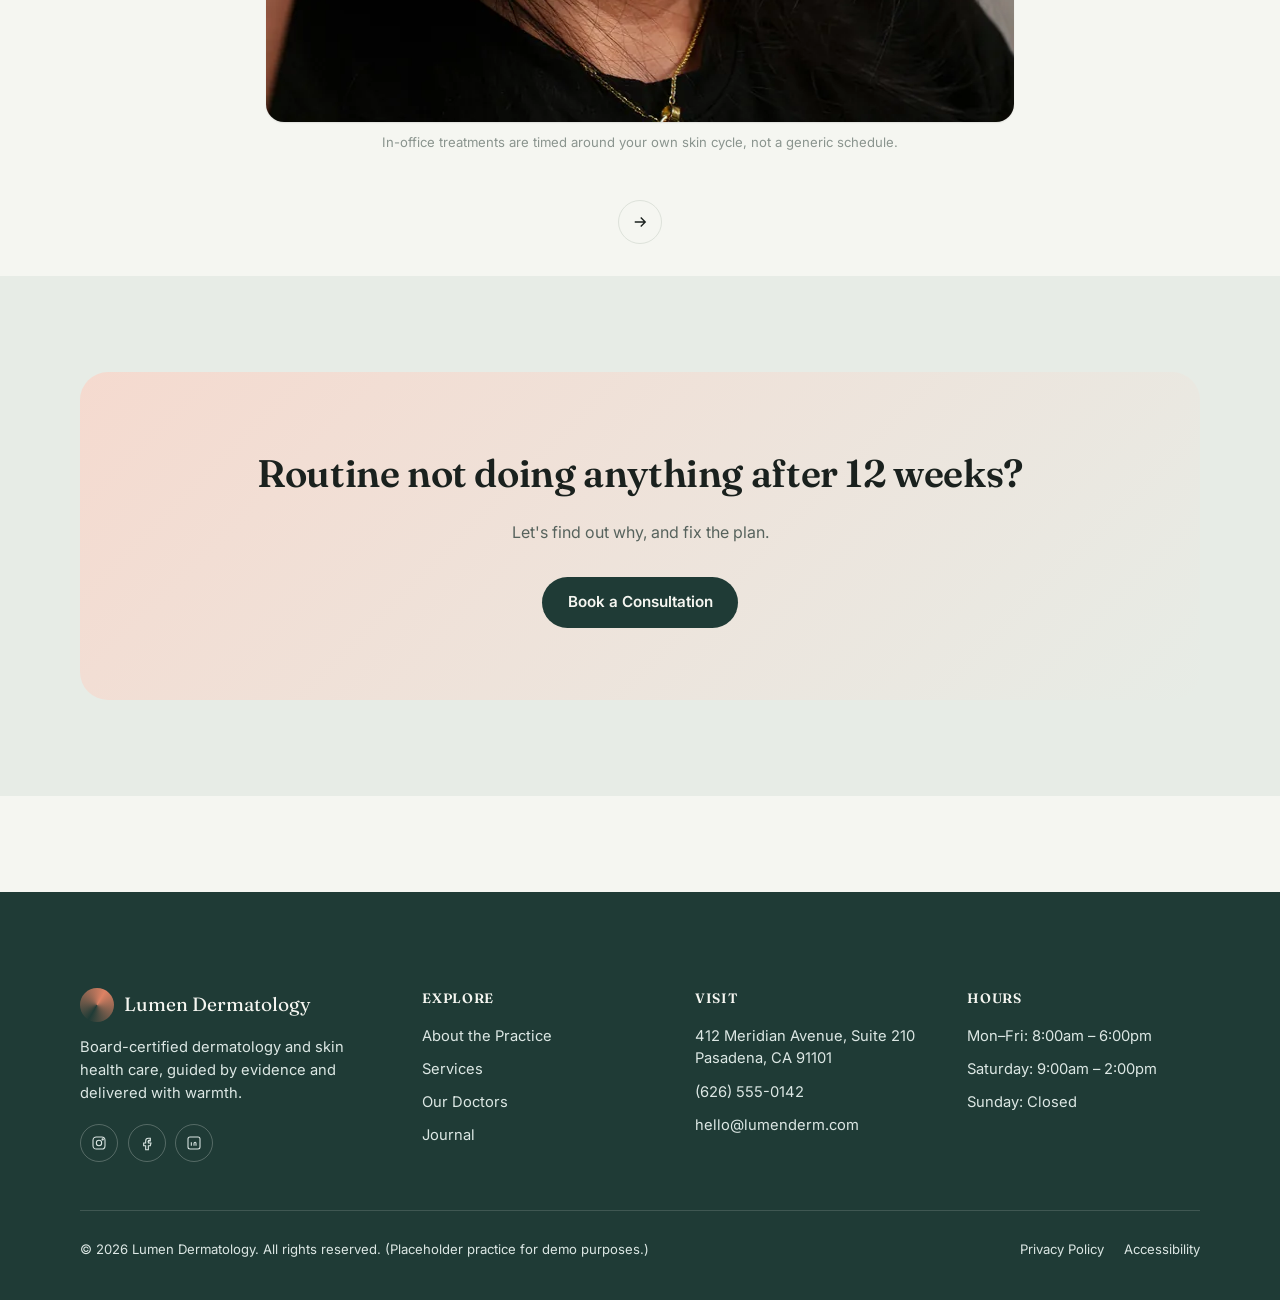
<file: blog/skin-cell-turnover.html>
<!DOCTYPE html>
<html lang="en">
<head>
<meta charset="UTF-8">
<meta name="viewport" content="width=device-width, initial-scale=1.0">
<title>The Skin Cycle: What Actually Changes as Cells Turn Over | Lumen Dermatology</title>
<meta name="description" content="A realistic timeline for skin cell turnover, and what it means for when a new skincare routine should actually start working.">
<link rel="icon" href="data:image/svg+xml,%3Csvg xmlns='http://www.w3.org/2000/svg' viewBox='0 0 40 40'%3E%3Cdefs%3E%3ClinearGradient id='g' x1='0' y1='0' x2='1' y2='1'%3E%3Cstop offset='0' stop-color='%231F3B36'/%3E%3Cstop offset='1' stop-color='%23DD8264'/%3E%3C/linearGradient%3E%3C/defs%3E%3Ccircle cx='20' cy='20' r='18' fill='url(%23g)'/%3E%3C/svg%3E">
<link rel="preconnect" href="https://fonts.googleapis.com">
<link rel="preconnect" href="https://fonts.gstatic.com" crossorigin>
<link href="https://fonts.googleapis.com/css2?family=Fraunces:ital,opsz,wght@0,9..144,500;0,9..144,600;1,9..144,500&family=Inter:wght@400;500;600;700&display=swap" rel="stylesheet">
<link rel="stylesheet" href="../css/styles.css">
</head>
<body>
<a class="skip-link" href="#main">Skip to content</a>

<header class="site-header">
  <div class="container nav">
    <a href="../index.html" class="nav__logo"><span class="nav__logo-mark" aria-hidden="true"></span>Lumen Dermatology</a>
    <nav class="nav__links" aria-label="Primary">
      <a class="nav__link" href="../index.html">Home</a>
      <a class="nav__link" href="../about.html">About</a>
      <a class="nav__link" href="../services.html">Services</a>
      <a class="nav__link" href="../doctors.html">Doctors</a>
      <a class="nav__link" href="index.html" aria-current="page">Journal</a>
      <a class="nav__link" href="../contact.html">Contact</a>
    </nav>
    <div class="nav__right">
      <a href="../contact.html" class="btn btn--primary nav__cta">Book a Consultation</a>
      <button class="nav__toggle" aria-expanded="false" aria-controls="mobile-nav" aria-label="Open menu"><span></span></button>
    </div>
  </div>
</header>

<div class="mobile-nav" id="mobile-nav">
  <a class="mobile-nav__link" href="../index.html">Home</a>
  <a class="mobile-nav__link" href="../about.html">About</a>
  <a class="mobile-nav__link" href="../services.html">Services</a>
  <a class="mobile-nav__link" href="../doctors.html">Doctors</a>
  <a class="mobile-nav__link" href="index.html">Journal</a>
  <a class="mobile-nav__link" href="../contact.html">Contact</a>
  <a class="btn btn--secondary btn--block mobile-nav__cta" href="../contact.html">Book a Consultation</a>
</div>

<main id="main">
  <article class="section" style="padding-bottom:2rem;">
    <div class="container">
      <div class="breadcrumb reveal"><a href="index.html">Journal</a> <span aria-hidden="true">/</span> <span>Skin Science</span></div>
      <header class="article__header reveal">
        <span class="tag">Skin Science</span>
        <h1 class="article__title">The Skin Cycle: What Actually Changes as Cells Turn Over</h1>
        <div class="article__meta">
          <span>Dr. Marcus Feld, MD, PhD</span>
          <span aria-hidden="true">·</span>
          <span>6 min read</span>
        </div>
      </header>
    </div>

    <div class="container">
      <div class="article__cover reveal"><img src="../images/blog-skin-cycle-cover.webp" alt="Macro detail of skin during a facial treatment" width="1000" height="625" loading="lazy"></div>
    </div>

    <div class="container">
      <div class="article__body reveal">
        <p>"Give it six weeks" is the most common piece of skincare advice, and also the most commonly ignored. Patients check in at day ten, see nothing, and assume the product isn't working. Understanding what's actually happening underneath explains why that timeline isn't a guess.</p>

        <h2>The cycle, briefly</h2>
        <p>New skin cells form at the base of the epidermis and gradually migrate upward, flattening and hardening as they go, until they're shed from the surface. In your twenties, that trip takes roughly 28 days. By your forties and fifties, it can stretch to 45–60 days, which is a big part of why skin starts to look duller and why product results take visibly longer to show.</p>

        <h2>Why this matters for what you put on your skin</h2>
        <p>Most active ingredients (retinoids, exfoliating acids, vitamin C) work by influencing this cycle: speeding up turnover, or protecting cells as they form. That means their visible effect is tied to how long a full cycle actually takes for you, not a fixed number of days.</p>

        <h3>A more honest timeline</h3>
        <ul>
          <li><strong>Weeks 1–2:</strong> Skin is adjusting. Any "results" here are usually just irritation settling, not improvement.</li>
          <li><strong>Weeks 3–6:</strong> One full turnover cycle. Texture and tone start to shift.</li>
          <li><strong>Weeks 8–12:</strong> Two to three cycles in. This is when most patients notice a real difference.</li>
          <li><strong>Months 4–6:</strong> Collagen-related changes, like fine lines, become visible.</li>
        </ul>

        <p class="article__pullquote">If a product hasn't done anything by week twelve, that's useful information, not a reason to wait longer.</p>

        <h2>What actually speeds things up</h2>
        <p>Gentle, consistent exfoliation and adequate sleep both support a healthier cycle. Over-exfoliating does the opposite. It disrupts the barrier and can slow effective turnover down, which is the irony behind a lot of "my skin got worse" stories we hear in consults.</p>

        <p>If you've been consistent with a routine for three months without change, that's exactly the kind of thing worth bringing in. Sometimes it's a formulation issue, and sometimes it points to something else going on that's worth a proper look.</p>

        <figure class="article__inline-figure">
          <img src="../images/inline-skin-cycle-treatment.webp" alt="An in-office skin treatment being administered" width="800" height="1200" loading="lazy">
          <figcaption>In-office treatments are timed around your own skin cycle, not a generic schedule.</figcaption>
        </figure>
      </div>

      <div class="article__share reveal">
        <a class="share-btn" href="../contact.html" aria-label="Book a consultation about this topic">
          <svg width="18" height="18" viewBox="0 0 24 24" fill="none" stroke="currentColor" stroke-width="1.8"><path d="M5 12h14M13 6l6 6-6 6"/></svg>
        </a>
      </div>
    </div>
  </article>

  <section class="section section--alt">
    <div class="container">
      <div class="cta-band reveal">
        <h2 class="cta-band__title">Routine not doing anything after 12 weeks?</h2>
        <p class="cta-band__text">Let's find out why, and fix the plan.</p>
        <div class="cta-band__actions">
          <a href="../contact.html" class="btn btn--secondary">Book a Consultation</a>
        </div>
      </div>
    </div>
  </section>
</main>

<footer class="site-footer">
  <div class="container">
    <div class="footer__grid">
      <div>
        <div class="footer__brand"><span class="nav__logo-mark" aria-hidden="true"></span>Lumen Dermatology</div>
        <p class="footer__tagline">Board-certified dermatology and skin health care, guided by evidence and delivered with warmth.</p>
        <div class="footer__social">
          <a href="#" aria-label="Lumen Dermatology on Instagram"><svg width="16" height="16" viewBox="0 0 24 24" fill="none" stroke="currentColor" stroke-width="1.6"><rect x="3" y="3" width="18" height="18" rx="5"/><circle cx="12" cy="12" r="4"/><circle cx="17.5" cy="6.5" r="1"/></svg></a>
          <a href="#" aria-label="Lumen Dermatology on Facebook"><svg width="16" height="16" viewBox="0 0 24 24" fill="none" stroke="currentColor" stroke-width="1.6"><path d="M14 9h3V5h-3a4 4 0 0 0-4 4v3H7v4h3v6h4v-6h3l1-4h-4V9a1 1 0 0 1 1-1Z"/></svg></a>
          <a href="#" aria-label="Lumen Dermatology on LinkedIn"><svg width="16" height="16" viewBox="0 0 24 24" fill="none" stroke="currentColor" stroke-width="1.6"><rect x="3" y="3" width="18" height="18" rx="3"/><path d="M8 11v5M8 8v.01M12 16v-3.2c0-1 .8-1.8 1.8-1.8s1.2.8 1.2 1.8V16"/></svg></a>
        </div>
      </div>
      <div class="footer__col">
        <h4>Explore</h4>
        <ul>
          <li><a href="../about.html">About the Practice</a></li>
          <li><a href="../services.html">Services</a></li>
          <li><a href="../doctors.html">Our Doctors</a></li>
          <li><a href="index.html">Journal</a></li>
        </ul>
      </div>
      <div class="footer__col">
        <h4>Visit</h4>
        <ul>
          <li>412 Meridian Avenue, Suite 210<br>Pasadena, CA 91101</li>
          <li><a href="tel:+16265550142">(626) 555-0142</a></li>
          <li><a href="mailto:hello@lumenderm.com">hello@lumenderm.com</a></li>
        </ul>
      </div>
      <div class="footer__col">
        <h4>Hours</h4>
        <ul>
          <li>Mon–Fri: 8:00am – 6:00pm</li>
          <li>Saturday: 9:00am – 2:00pm</li>
          <li>Sunday: Closed</li>
        </ul>
      </div>
    </div>
    <div class="footer__bottom">
      <span>&copy; <span class="js-year">2026</span> Lumen Dermatology. All rights reserved. (Placeholder practice for demo purposes.)</span>
      <div class="footer__legal">
        <a href="#">Privacy Policy</a>
        <a href="#">Accessibility</a>
      </div>
    </div>
  </div>
</footer>

<script src="../js/main.js" defer></script>
</body>
</html>
</file>
<file: css/styles.css>
/* =========================================================================
   Lumen Dermatology: Design System
   Palette: ivory, surface white, sage tint, deep teal, teal light, coral,
   coral tint, ink, ink-soft.
   Type: Fraunces (display) + Inter (body/utility).
   Signature motion: the "renewal glow", a slow morphing gradient blob.
   ========================================================================= */

:root {
  /* Color */
  --ivory: #F5F6F1;
  --surface: #FFFFFF;
  --sage-tint: #E7ECE6;
  --ink: #1A211E;
  --ink-soft: #57635D;
  --ink-faint: #8A948E;
  --teal: #1F3B36;
  --teal-light: #3E6359;
  --teal-pale: #DCE7E4;
  --coral: #DD8264;
  --coral-deep: #C4694C;
  --coral-tint: #F5DACF;
  --line: #DDE2DA;
  --hero-fade: #DCDBDA; /* sampled from the hero photo's wall tone, for a seamless fade */

  /* Type */
  --font-display: "Fraunces", "Iowan Old Style", Georgia, serif;
  --font-body: "Inter", -apple-system, BlinkMacSystemFont, "Segoe UI", sans-serif;

  /* Spacing scale */
  --space-3xs: 0.25rem;
  --space-2xs: 0.5rem;
  --space-xs: 0.75rem;
  --space-sm: 1rem;
  --space-md: 1.5rem;
  --space-lg: 2.5rem;
  --space-xl: 4rem;
  --space-2xl: 6rem;
  --space-3xl: 9rem;

  /* Layout */
  --container: 1200px;
  --radius-sm: 10px;
  --radius-md: 18px;
  --radius-lg: 28px;
  --radius-pill: 999px;

  /* Motion */
  --ease-out: cubic-bezier(0.16, 1, 0.3, 1);
  --dur-fast: 180ms;
  --dur-base: 420ms;
  --dur-slow: 900ms;

  --shadow-sm: 0 1px 2px rgba(26, 33, 30, 0.06), 0 1px 1px rgba(26, 33, 30, 0.04);
  --shadow-md: 0 12px 24px -12px rgba(26, 33, 30, 0.18);
  --shadow-lg: 0 24px 48px -16px rgba(26, 33, 30, 0.22);
}

/* ---------- Reset ---------- */
*, *::before, *::after { box-sizing: border-box; }
html { scroll-behavior: smooth; }
@media (prefers-reduced-motion: reduce) {
  html { scroll-behavior: auto; }
  *, *::before, *::after {
    animation-duration: 0.01ms !important;
    animation-iteration-count: 1 !important;
    transition-duration: 0.01ms !important;
    scroll-behavior: auto !important;
  }
}

body {
  margin: 0;
  background: var(--ivory);
  color: var(--ink);
  font-family: var(--font-body);
  font-size: 16px;
  line-height: 1.55;
  -webkit-font-smoothing: antialiased;
  text-rendering: optimizeLegibility;
}

img, svg { max-width: 100%; display: block; }
a { color: inherit; text-decoration: none; }
ul { margin: 0; padding: 0; list-style: none; }
h1, h2, h3, h4, p, figure { margin: 0; }
button { font: inherit; color: inherit; background: none; border: none; cursor: pointer; }
input, textarea, select { font: inherit; color: inherit; }

h1, h2, h3, h4 { font-family: var(--font-display); font-weight: 600; letter-spacing: -0.01em; }

:focus-visible {
  outline: 2.5px solid var(--teal);
  outline-offset: 3px;
  border-radius: 4px;
}

/* Skip link */
.skip-link {
  position: absolute;
  left: 1rem;
  top: -60px;
  background: var(--teal);
  color: var(--ivory);
  padding: 0.75rem 1.25rem;
  border-radius: var(--radius-sm);
  z-index: 1000;
  transition: top var(--dur-fast) var(--ease-out);
}
.skip-link:focus { top: 1rem; }

.container {
  width: 100%;
  max-width: var(--container);
  margin-inline: auto;
  padding-inline: 1.5rem;
}
@media (min-width: 640px) { .container { padding-inline: 2rem; } }
@media (min-width: 960px) { .container { padding-inline: 2.5rem; } }

.visually-hidden {
  position: absolute; width: 1px; height: 1px; padding: 0; margin: -1px;
  overflow: hidden; clip: rect(0,0,0,0); white-space: nowrap; border: 0;
}

/* ---------- Buttons ---------- */
.btn {
  display: inline-flex;
  align-items: center;
  justify-content: center;
  gap: 0.5rem;
  min-height: 48px;
  padding: 0.85rem 1.6rem;
  border-radius: var(--radius-pill);
  font-weight: 600;
  font-size: 0.95rem;
  transition: transform var(--dur-fast) var(--ease-out), box-shadow var(--dur-fast) var(--ease-out), background var(--dur-fast) var(--ease-out);
  white-space: nowrap;
}
.btn:hover { transform: translateY(-2px); }
.btn--primary { background: var(--coral); color: var(--surface); box-shadow: var(--shadow-sm); }
.btn--primary:hover { background: var(--coral-deep); box-shadow: var(--shadow-md); }
.btn--secondary { background: var(--teal); color: var(--ivory); }
.btn--secondary:hover { background: var(--teal-light); box-shadow: var(--shadow-md); }
.btn--ghost { background: transparent; color: var(--teal); border: 1.5px solid var(--line); }
.btn--ghost:hover { border-color: var(--teal); background: var(--sage-tint); }
.btn--block { width: 100%; }

/* ---------- Eyebrow / glow dot ---------- */
.eyebrow {
  display: inline-flex;
  align-items: center;
  gap: 0.55rem;
  font-size: 0.8rem;
  font-weight: 700;
  letter-spacing: 0.08em;
  text-transform: uppercase;
  color: var(--teal-light);
  margin-bottom: 0.9rem;
}
.eyebrow::before {
  content: "";
  width: 8px;
  height: 8px;
  border-radius: 50%;
  background: radial-gradient(circle at 30% 30%, var(--coral), var(--coral-deep));
  box-shadow: 0 0 0 4px var(--coral-tint);
  flex-shrink: 0;
}

/* ---------- Header / Nav ---------- */
.site-header {
  position: sticky;
  top: 0;
  z-index: 100;
  background: rgba(245, 246, 241, 0.86);
  backdrop-filter: blur(14px) saturate(140%);
  border-bottom: 1px solid var(--line);
}
.nav {
  display: flex;
  align-items: center;
  justify-content: space-between;
  padding-block: 1.1rem;
}
.nav__logo {
  display: flex;
  align-items: center;
  gap: 0.6rem;
  font-family: var(--font-display);
  font-weight: 600;
  font-size: 1.25rem;
  color: var(--teal);
}
.nav__logo-mark {
  width: 34px;
  height: 34px;
  border-radius: 50%;
  background: conic-gradient(from 210deg, var(--teal), var(--coral), var(--teal));
  flex-shrink: 0;
}
.nav__links {
  display: none;
  align-items: center;
  gap: 2rem;
}
.nav__link {
  font-size: 0.95rem;
  font-weight: 500;
  color: var(--ink-soft);
  position: relative;
  padding-block: 0.3rem;
  transition: color var(--dur-fast) var(--ease-out);
}
.nav__link::after {
  content: "";
  position: absolute;
  left: 0; right: 100%;
  bottom: -2px;
  height: 2px;
  background: var(--coral);
  transition: right var(--dur-base) var(--ease-out);
}
.nav__link:hover, .nav__link[aria-current="page"] { color: var(--ink); }
.nav__link:hover::after, .nav__link[aria-current="page"]::after { right: 0; }

.nav__right { display: flex; align-items: center; gap: 0.75rem; }
.nav__cta { display: none; }
.nav__toggle {
  display: inline-flex;
  align-items: center;
  justify-content: center;
  width: 44px; height: 44px;
  border-radius: 50%;
  border: 1.5px solid var(--line);
}
.nav__toggle span, .nav__toggle span::before, .nav__toggle span::after {
  content: ""; display: block; width: 18px; height: 2px; background: var(--ink);
  transition: transform var(--dur-fast) var(--ease-out), opacity var(--dur-fast) var(--ease-out);
}
.nav__toggle span::before { transform: translateY(-6px); }
.nav__toggle span::after { transform: translateY(4px); }
.nav__toggle[aria-expanded="true"] span { background: transparent; }
.nav__toggle[aria-expanded="true"] span::before { transform: translateY(0) rotate(45deg); }
.nav__toggle[aria-expanded="true"] span::after { transform: translateY(-2px) rotate(-45deg); }

@media (min-width: 960px) {
  .nav__links { display: flex; }
  .nav__cta { display: inline-flex; }
  .nav__toggle { display: none; }
}

.mobile-nav {
  position: fixed;
  inset: 0;
  top: 68px;
  background: var(--ivory);
  padding: 1.5rem;
  transform: translateY(-12px);
  opacity: 0;
  pointer-events: none;
  transition: opacity var(--dur-base) var(--ease-out), transform var(--dur-base) var(--ease-out);
  z-index: 90;
}
.mobile-nav.is-open { opacity: 1; transform: translateY(0); pointer-events: auto; }
.mobile-nav__link {
  display: block;
  font-family: var(--font-display);
  font-size: 1.6rem;
  padding-block: 0.75rem;
  border-bottom: 1px solid var(--line);
}
.mobile-nav__cta { margin-top: 1.5rem; }

/* ---------- Hero ---------- */
.hero {
  position: relative;
  overflow: hidden;
}
.hero__title {
  font-size: clamp(2.3rem, 5vw + 1rem, 3.75rem);
  line-height: 1.05;
  color: var(--ink);
}
.hero__title em {
  font-style: italic;
  color: var(--teal);
}
.hero__subtitle {
  margin-top: 1.25rem;
  font-size: 1.15rem;
  color: var(--ink-soft);
  max-width: 46ch;
}
.hero__actions {
  display: flex;
  flex-wrap: wrap;
  gap: 0.9rem;
  margin-top: 2rem;
}

.hero__visual {
  position: relative;
  width: 100%;
  aspect-ratio: 1 / 1;
  max-width: 480px;
  margin-inline: auto;
  display: grid;
  place-items: center;
}
.glow-blob {
  position: absolute;
  inset: 6%;
  border-radius: 42% 58% 63% 37% / 45% 40% 60% 55%;
  background: radial-gradient(circle at 32% 28%, var(--coral-tint), transparent 60%),
              radial-gradient(circle at 68% 70%, var(--teal-pale), transparent 55%),
              linear-gradient(135deg, var(--teal) 0%, var(--teal-light) 45%, var(--coral) 100%);
  filter: blur(22px);
  animation: blob-morph 14s var(--ease-out) infinite alternate;
  z-index: 1;
}
/* A photo layered over the glow-blob turns it into a soft ambient halo. */
.hero__photo {
  position: absolute;
  inset: 9%;
  width: 82%;
  height: 82%;
  object-fit: cover;
  border-radius: var(--radius-lg);
  box-shadow: var(--shadow-lg);
  z-index: 2;
}
@keyframes blob-morph {
  0%   { border-radius: 42% 58% 63% 37% / 45% 40% 60% 55%; transform: rotate(0deg) scale(1); }
  50%  { border-radius: 58% 42% 40% 60% / 58% 55% 45% 42%; transform: rotate(8deg) scale(1.04); }
  100% { border-radius: 48% 52% 55% 45% / 40% 60% 40% 60%; transform: rotate(-6deg) scale(0.98); }
}
@media (prefers-reduced-motion: reduce) {
  .glow-blob { animation: none; }
}
.hero__visual-ring {
  position: absolute;
  inset: 0;
  border-radius: 50%;
  border: 1.5px dashed var(--line);
}
.hero__badge {
  position: absolute;
  left: 1.25rem;
  bottom: 1.25rem;
  z-index: 3;
  background: var(--surface);
  border-radius: var(--radius-md);
  box-shadow: var(--shadow-lg);
  padding: 0.9rem 1.1rem;
  display: flex;
  align-items: center;
  gap: 0.7rem;
  max-width: 220px;
  animation: float-badge 6s var(--ease-out) infinite alternate;
}
@media (min-width: 960px) { .hero__badge { left: auto; right: 2.25rem; bottom: 2.25rem; } }
@keyframes float-badge {
  from { transform: translateY(0); }
  to   { transform: translateY(-10px); }
}
@media (prefers-reduced-motion: reduce) { .hero__badge { animation: none; } }
.hero__badge-dot {
  width: 10px; height: 10px; border-radius: 50%; background: var(--coral); flex-shrink: 0;
}
.hero__badge strong { display: block; font-size: 0.85rem; }
.hero__badge span { font-size: 0.78rem; color: var(--ink-soft); }

/* ---------- Hero (full-bleed split photo) ---------- */
.hero--split {
  display: block;
}
.hero__media {
  position: relative;
  width: 100%;
  aspect-ratio: 4 / 3;
  overflow: hidden;
}
.hero__media-photo {
  width: 100%;
  height: 100%;
  object-fit: cover;
  object-position: 68% 18%;
  display: block;
  transform: scale(var(--reveal-scale, 1.15));
  clip-path: inset(var(--reveal-inset, 9%));
  transition: transform 1.5s var(--ease-out), clip-path 1.5s var(--ease-out);
  will-change: transform, clip-path;
}
.hero__media-photo.is-revealed {
  --reveal-scale: 1;
  --reveal-inset: 0%;
}
@media (prefers-reduced-motion: reduce) {
  .hero__media-photo { transform: none !important; clip-path: none !important; }
}
.hero__panel {
  position: relative;
  padding: 2.75rem 1.5rem 3rem;
  background: linear-gradient(180deg, var(--sage-tint), var(--ivory));
}
.hero__panel .hero__title { font-size: clamp(2rem, 4.5vw, 2.6rem); }
@media (min-width: 640px) {
  .hero__media { aspect-ratio: 16 / 9; }
  .hero__panel { padding: 3.25rem 3rem 3.5rem; }
}
@media (min-width: 960px) {
  .hero--split { position: relative; min-height: min(760px, 88vh); overflow: hidden; }
  .hero__media {
    position: absolute;
    inset: 0;
    width: 100%;
    height: 100%;
    aspect-ratio: auto;
  }
  .hero__panel {
    max-width: 600px;
    min-height: min(760px, 88vh);
    display: flex;
    flex-direction: column;
    justify-content: center;
    padding: 4rem clamp(2rem, 4.5vw, 4.5rem);
    background: linear-gradient(90deg,
      var(--ivory) 0%,
      var(--ivory) 32%,
      var(--hero-fade) 58%,
      rgba(220, 219, 218, 0) 80%);
  }
  .hero__panel .hero__title { font-size: clamp(2.4rem, 3.2vw, 3.3rem); }
}

/* ---------- Stat strip ---------- */
.stat-strip {
  display: grid;
  grid-template-columns: repeat(2, 1fr);
  gap: 1.5rem;
  padding-block: 2.25rem;
  border-top: 1px solid var(--line);
  border-bottom: 1px solid var(--line);
}
@media (min-width: 720px) { .stat-strip { grid-template-columns: repeat(4, 1fr); } }
.stat__value {
  font-family: var(--font-display);
  font-size: clamp(1.8rem, 2.5vw, 2.4rem);
  color: var(--teal);
}
.stat__label {
  margin-top: 0.35rem;
  font-size: 0.85rem;
  color: var(--ink-soft);
}

/* ---------- Sections ---------- */
.section { padding-block: var(--space-2xl); }
.section--alt { background: var(--sage-tint); }
.section__head { position: relative; max-width: 640px; margin-bottom: 2.75rem; }
.section__head__content { position: relative; z-index: 1; }
/* Optional ambient glow for a section head, echoing the hero's signature blob. */
.section__head__glow {
  position: absolute;
  top: 48%;
  left: 100%;
  z-index: 0;
  width: 360px;
  height: 360px;
  max-width: 50vw;
  border-radius: 42% 58% 63% 37% / 45% 40% 60% 55%;
  background: radial-gradient(circle at 30% 28%, var(--coral-tint), transparent 60%),
              radial-gradient(circle at 68% 70%, var(--teal-pale), transparent 55%);
  filter: blur(46px);
  opacity: 0.75;
  pointer-events: none;
  animation: head-glow-morph 18s var(--ease-out) infinite alternate;
}
@keyframes head-glow-morph {
  0%   { border-radius: 42% 58% 63% 37% / 45% 40% 60% 55%; transform: translate(-15%, -50%) rotate(0deg) scale(1); }
  50%  { border-radius: 58% 42% 40% 60% / 58% 55% 45% 42%; transform: translate(-15%, -50%) rotate(8deg) scale(1.04); }
  100% { border-radius: 48% 52% 55% 45% / 40% 60% 40% 60%; transform: translate(-15%, -50%) rotate(-6deg) scale(0.98); }
}
@media (max-width: 1100px) { .section__head__glow { display: none; } }
@media (prefers-reduced-motion: reduce) { .section__head__glow { animation: none; } }
.section__head.center { margin-inline: auto; text-align: center; }
.section__title { font-size: clamp(1.8rem, 3vw, 2.6rem); }
.section__intro { margin-top: 1rem; color: var(--ink-soft); font-size: 1.05rem; }
.section__foot { margin-top: 2.5rem; text-align: center; }

/* Scroll reveal */
.reveal { opacity: 0; transform: translateY(22px); transition: opacity var(--dur-slow) var(--ease-out), transform var(--dur-slow) var(--ease-out); }
.reveal.is-visible { opacity: 1; transform: translateY(0); }
.reveal-stagger > * { transition-delay: calc(var(--i, 0) * 90ms); }
@media (prefers-reduced-motion: reduce) {
  .reveal { opacity: 1; transform: none; transition: none; }
}

/* ---------- Decades (skin care by decade) ---------- */
.decades {
  position: relative;
  overflow: hidden;
  background: var(--teal);
  padding-block: var(--space-2xl);
  min-height: 100svh;
  display: flex;
  align-items: center;
}
.decades .eyebrow { color: var(--coral-tint); }
.decades .eyebrow::before { box-shadow: 0 0 0 4px rgba(245, 218, 207, 0.25); }
.decades .section__title { color: var(--ivory); max-width: 30ch; }
.decades__container { width: 100%; }

.decades__body { margin-top: var(--space-xl); }

.decades__tabs {
  display: flex;
  flex-direction: row;
  gap: 0.5rem 1.5rem;
  overflow-x: auto;
  padding-bottom: 0.75rem;
  margin-bottom: 1.75rem;
  border-bottom: 2px solid rgba(245, 246, 241, 0.14);
  -webkit-overflow-scrolling: touch;
  scrollbar-width: none;
}
.decades__tabs::-webkit-scrollbar { display: none; }
.decades__tab {
  all: unset;
  flex: none;
  cursor: pointer;
  font-family: var(--font-display);
  font-size: clamp(1.3rem, 2.4vw, 1.8rem);
  font-weight: 600;
  color: rgba(245, 246, 241, 0.45);
  padding: 0.25rem 0 0.9rem;
  border-bottom: 2px solid transparent;
  margin-bottom: -2px;
  transition: color var(--dur-base) var(--ease-out), border-color var(--dur-base) var(--ease-out);
}
.decades__tab:hover { color: rgba(245, 246, 241, 0.75); }
.decades__tab.is-active { color: var(--ivory); border-bottom-color: var(--coral); }
.decades__tab:focus-visible { outline: 2px solid var(--coral); outline-offset: 4px; border-radius: 2px; }

.decades__panels { position: relative; }
.decades__panel {
  position: relative;
  overflow: hidden;
  border-radius: var(--radius-lg);
  min-height: clamp(440px, 62vh, 620px);
  padding: 1.75rem 1.25rem;
  display: flex;
  flex-direction: column;
  justify-content: flex-end;
  background: linear-gradient(155deg, var(--teal-light) 0%, var(--teal) 100%);
}
/* [hidden] and .decades__panel are equal specificity, so without this the
   class's display:flex silently wins over the browser's default
   [hidden]{display:none} and every panel renders stacked at once. */
.decades__panel[hidden] { display: none; }
.decades__bg {
  position: absolute;
  inset: 0;
  z-index: 0;
}
.decades__bg img {
  display: block;
  width: 100%;
  height: 100%;
  object-fit: cover;
}
.decades__scrim {
  position: absolute;
  inset: 0;
  z-index: 1;
  background: linear-gradient(0deg, rgba(13, 23, 21, 0.88) 0%, rgba(13, 23, 21, 0.58) 40%, rgba(13, 23, 21, 0.12) 70%, rgba(13, 23, 21, 0) 100%);
}
.decades__panel-body {
  position: relative;
  z-index: 2;
  max-width: 42rem;
}
.decades__numeral {
  position: absolute;
  top: 1.25rem;
  right: 1.5rem;
  z-index: 0;
  font-family: var(--font-display);
  font-size: clamp(6rem, 18vw, 11rem);
  line-height: 1;
  color: rgba(245, 246, 241, 0.08);
  pointer-events: none;
  user-select: none;
}
.decades__label {
  position: relative;
  z-index: 1;
  text-transform: uppercase;
  letter-spacing: 0.08em;
  font-size: 0.8rem;
  font-weight: 700;
  color: var(--coral-tint);
  margin-bottom: 0.6rem;
}
.decades__title {
  position: relative;
  z-index: 1;
  font-size: clamp(1.7rem, 3.4vw, 2.35rem);
  color: var(--ivory);
  max-width: 16ch;
  margin-bottom: 1.1rem;
}
.decades__goal {
  position: relative;
  z-index: 1;
  font-size: 1.05rem;
  color: rgba(245, 246, 241, 0.85);
  max-width: 50ch;
  margin-bottom: 2rem;
}
.decades__goal strong { color: var(--ivory); }
.decades__cols {
  position: relative;
  z-index: 1;
  display: grid;
  gap: 1.75rem;
}
.decades__cols h4 {
  font-family: var(--font-body);
  font-size: 0.78rem;
  font-weight: 700;
  text-transform: uppercase;
  letter-spacing: 0.06em;
  color: var(--coral-tint);
  margin-bottom: 0.85rem;
}
.decades__cols ul { list-style: none; margin: 0; padding: 0; display: flex; flex-direction: column; gap: 0.65rem; }
.decades__cols li {
  position: relative;
  padding-left: 1.1rem;
  color: rgba(245, 246, 241, 0.85);
  font-size: 0.95rem;
  line-height: 1.4;
}
.decades__cols li::before {
  content: "";
  position: absolute;
  left: 0;
  top: 0.55em;
  width: 5px;
  height: 5px;
  border-radius: 50%;
  background: var(--coral);
}
.decades__tagline {
  margin: var(--space-2xl) 0 0;
  text-align: right;
  text-transform: uppercase;
  font-weight: 800;
  letter-spacing: 0.01em;
  font-size: clamp(1.3rem, 3.4vw, 2.1rem);
  color: var(--ivory);
}
@media (min-width: 640px) {
  .decades__cols { grid-template-columns: repeat(2, 1fr); gap: 1.5rem 2.5rem; }
}
@media (min-width: 900px) {
  .decades__body { display: grid; grid-template-columns: 200px 1fr; gap: var(--space-2xl); align-items: start; margin-top: var(--space-2xl); }
  .decades__tabs {
    flex-direction: column;
    overflow-x: visible;
    padding-bottom: 0;
    margin-bottom: 0;
    border-bottom: none;
    border-left: 2px solid rgba(245, 246, 241, 0.14);
    gap: 0.15rem;
  }
  .decades__tab {
    padding: 0.55rem 0 0.55rem 1.25rem;
    border-bottom: none;
    border-left: 2px solid transparent;
    margin-bottom: 0;
    margin-left: -2px;
  }
  .decades__tab.is-active { border-left-color: var(--coral); border-bottom-color: transparent; }
  .decades__panel { min-height: clamp(480px, 70vh, 680px); padding: 3rem 3rem 3.25rem; }
  .decades__panel-body { max-width: 34rem; }
}
@media (prefers-reduced-motion: reduce) {
  .decades__tab { transition: none; }
}

/* ---------- Cards grid (services) ---------- */
.grid {
  display: grid;
  gap: 1.5rem;
  grid-template-columns: 1fr;
}
@media (min-width: 640px) { .grid--2 { grid-template-columns: repeat(2, 1fr); } }
@media (min-width: 960px) {
  .grid--3 { grid-template-columns: repeat(3, 1fr); }
  .grid--4 { grid-template-columns: repeat(4, 1fr); }
}

.card {
  background: var(--surface);
  border-radius: var(--radius-md);
  padding: 2rem;
  box-shadow: var(--shadow-sm);
  transition: transform var(--dur-base) var(--ease-out), box-shadow var(--dur-base) var(--ease-out);
}
.card:hover { transform: translateY(-6px); box-shadow: var(--shadow-md); }

/* Photo cover for a card (services / treat cards) */
.card__cover {
  aspect-ratio: 4/3;
  border-radius: var(--radius-sm);
  overflow: hidden;
  margin-bottom: 1.25rem;
}
.card__cover img {
  width: 100%; height: 100%; object-fit: cover; display: block;
  transition: transform var(--dur-slow) var(--ease-out);
}
.card:hover .card__cover img { transform: scale(1.06); }

.icon-badge {
  width: 52px; height: 52px;
  border-radius: var(--radius-sm);
  display: grid; place-items: center;
  background: var(--teal);
  color: var(--ivory);
  margin-bottom: 1.25rem;
}
.icon-badge svg { width: 24px; height: 24px; }
.card--coral .icon-badge { background: var(--coral); }

.service-card__title { font-size: 1.2rem; margin-bottom: 0.6rem; }
.service-card__text { color: var(--ink-soft); font-size: 0.97rem; }
.service-card__link {
  display: inline-flex; align-items: center; gap: 0.4rem;
  margin-top: 1.1rem; font-weight: 600; font-size: 0.9rem; color: var(--teal);
}
.service-card__link svg { width: 16px; height: 16px; transition: transform var(--dur-fast) var(--ease-out); }
.card:hover .service-card__link svg { transform: translateX(4px); }

/* Category tag */
.tag {
  display: inline-block;
  font-size: 0.75rem;
  font-weight: 700;
  letter-spacing: 0.05em;
  text-transform: uppercase;
  padding: 0.35rem 0.75rem;
  border-radius: var(--radius-pill);
  background: var(--coral-tint);
  color: var(--coral-deep);
}

/* ---------- Team ---------- */
.team-card { text-align: left; }
.avatar {
  width: 100%;
  aspect-ratio: 4 / 5;
  border-radius: var(--radius-md);
  display: grid;
  place-items: center;
  font-family: var(--font-display);
  font-size: 2.6rem;
  color: var(--ivory);
  margin-bottom: 1.25rem;
  position: relative;
  overflow: hidden;
}
.avatar::after {
  content: "";
  position: absolute; inset: 0;
  background: radial-gradient(circle at 30% 20%, rgba(255,255,255,0.28), transparent 55%);
}
.avatar--1 { background: linear-gradient(155deg, var(--teal), var(--teal-light)); }
.avatar--2 { background: linear-gradient(155deg, var(--coral-deep), var(--coral)); }
.avatar--3 { background: linear-gradient(155deg, #2C4A44, var(--coral)); }
.avatar--4 { background: linear-gradient(155deg, var(--teal-light), #6C8C84); }
.team-card__name { font-size: 1.15rem; }
.team-card__role { color: var(--coral-deep); font-size: 0.88rem; font-weight: 600; margin-top: 0.2rem; }
.team-card__cred { color: var(--ink-soft); font-size: 0.9rem; margin-top: 0.6rem; }

/* ---------- Testimonial ---------- */
.testimonial {
  background: var(--teal);
  color: var(--ivory);
  border-radius: var(--radius-lg);
  padding: clamp(2.25rem, 5vw, 4rem);
  position: relative;
  overflow: hidden;
  display: grid;
  gap: 2rem;
  align-items: center;
}
@media (min-width: 720px) { .testimonial--photo { grid-template-columns: 1fr 220px; } }
.testimonial::before {
  content: "\201C";
  font-family: var(--font-display);
  position: absolute;
  top: -1.5rem; left: 1.5rem;
  font-size: 10rem;
  color: rgba(245, 246, 241, 0.08);
  line-height: 1;
}
.testimonial__quote {
  font-family: var(--font-display);
  font-size: clamp(1.35rem, 2.4vw, 1.9rem);
  line-height: 1.4;
  max-width: 40ch;
  position: relative;
}
.testimonial__author { margin-top: 1.75rem; display: flex; align-items: center; gap: 0.9rem; }
.testimonial__author-mark { width: 42px; height: 42px; border-radius: 50%; background: var(--coral); flex-shrink: 0; }
.testimonial__author strong { display: block; }
.testimonial__author span { font-size: 0.85rem; color: var(--teal-pale); }
.testimonial__photo {
  position: relative;
  border-radius: var(--radius-md);
  overflow: hidden;
  aspect-ratio: 4/5;
  max-width: 220px;
  box-shadow: var(--shadow-lg);
  justify-self: center;
}
.testimonial__photo img { width: 100%; height: 100%; object-fit: cover; display: block; }

/* ---------- Standalone portrait photo (page-hero companion) ---------- */
.photo-portrait {
  position: relative;
  border-radius: var(--radius-lg);
  overflow: hidden;
  aspect-ratio: 4/5;
  max-width: 420px;
  margin-inline: auto;
  box-shadow: var(--shadow-lg);
}
.photo-portrait img { width: 100%; height: 100%; object-fit: cover; display: block; }

/* ---------- Full-width photo band with caption ---------- */
.photo-band {
  position: relative;
  border-radius: var(--radius-lg);
  overflow: hidden;
  aspect-ratio: 21/9;
  box-shadow: var(--shadow-md);
}
.photo-band img { width: 100%; height: 100%; object-fit: cover; display: block; }
.photo-band__caption {
  position: absolute;
  left: 0; right: 0; bottom: 0;
  padding: 1.5rem clamp(1.25rem, 4vw, 2.5rem);
  background: linear-gradient(0deg, rgba(26, 33, 30, 0.72), transparent);
  color: var(--ivory);
  font-family: var(--font-display);
  font-size: clamp(1.05rem, 1.6vw, 1.3rem);
  max-width: 46ch;
}

/* ---------- Mosaic photo grid ---------- */
.mosaic-grid {
  display: grid;
  grid-template-columns: repeat(3, 1fr);
  gap: 1rem;
}
.mosaic-grid__wide { grid-column: 1 / -1; aspect-ratio: 21/9; }
.mosaic-grid__item {
  position: relative;
  aspect-ratio: 3/4;
  border-radius: var(--radius-md);
  overflow: hidden;
  box-shadow: var(--shadow-sm);
}
.mosaic-grid__item img { width: 100%; height: 100%; object-fit: cover; display: block; }
@media (max-width: 720px) {
  .mosaic-grid { grid-template-columns: repeat(2, 1fr); }
}

/* ---------- Small decorative accent photo ---------- */
.accent-photo {
  width: 132px;
  border-radius: var(--radius-md);
  box-shadow: var(--shadow-md);
  float: right;
  margin: 0 0 1rem 1.5rem;
}
@media (max-width: 640px) { .accent-photo { display: none; } }

/* ---------- Treatment gallery strip ---------- */
.gallery-strip {
  display: grid;
  grid-template-columns: repeat(2, 1fr);
  gap: 1.25rem;
}
@media (min-width: 720px) { .gallery-strip { grid-template-columns: repeat(4, 1fr); } }
.gallery-strip__item {
  position: relative;
  border-radius: var(--radius-md);
  overflow: hidden;
  aspect-ratio: 4/5;
  box-shadow: var(--shadow-sm);
}
.gallery-strip__item img {
  width: 100%; height: 100%; object-fit: cover; display: block;
  transition: transform var(--dur-slow) var(--ease-out);
}
.gallery-strip__item:hover img { transform: scale(1.07); }
.gallery-strip__label {
  position: absolute; left: 0; right: 0; bottom: 0;
  padding: 0.75rem 1rem;
  background: linear-gradient(0deg, rgba(26, 33, 30, 0.72), transparent);
  color: var(--ivory);
  font-size: 0.82rem;
  font-weight: 600;
}

/* ---------- CTA band ---------- */
.cta-band {
  border-radius: var(--radius-lg);
  background: linear-gradient(135deg, var(--coral-tint), var(--sage-tint));
  padding: clamp(2.5rem, 6vw, 4.5rem);
  text-align: center;
}
.cta-band__title { font-size: clamp(1.7rem, 3vw, 2.4rem); max-width: 30ch; margin-inline: auto; }
.cta-band__text { margin-top: 1rem; color: var(--ink-soft); max-width: 46ch; margin-inline: auto; }
.cta-band__actions { margin-top: 2rem; display: flex; gap: 1rem; justify-content: center; flex-wrap: wrap; }

/* ---------- Page hero (interior pages) ---------- */
.page-hero { padding-block: 2.75rem 3.5rem; }
.page-hero__title { font-size: clamp(2rem, 4vw, 3rem); max-width: 20ch; }
.page-hero__subtitle { margin-top: 1rem; color: var(--ink-soft); font-size: 1.05rem; max-width: 56ch; }
.breadcrumb { display: flex; gap: 0.5rem; align-items: center; font-size: 0.85rem; color: var(--ink-faint); margin-bottom: 1.25rem; }
.breadcrumb a { color: var(--teal-light); }

/* ---------- Values / process ---------- */
.value-card { text-align: left; }

/* ---------- Form ---------- */
.form-shell {
  background: var(--surface);
  border-radius: var(--radius-lg);
  box-shadow: var(--shadow-md);
  padding: clamp(1.75rem, 4vw, 3rem);
}
.form__row { display: grid; gap: 1.25rem; }
@media (min-width: 640px) { .form__row--2 { grid-template-columns: 1fr 1fr; } }
.form__group { display: flex; flex-direction: column; gap: 0.5rem; margin-bottom: 1.25rem; }
.form__label { font-size: 0.88rem; font-weight: 600; }
.form__label .req { color: var(--coral-deep); }
.form__hint { font-size: 0.78rem; color: var(--ink-faint); }
.form__input, .form__select, .form__textarea {
  border: 1.5px solid var(--line);
  border-radius: var(--radius-sm);
  padding: 0.85rem 1rem;
  background: var(--ivory);
  min-height: 48px;
  transition: border-color var(--dur-fast) var(--ease-out), box-shadow var(--dur-fast) var(--ease-out);
}
.form__textarea { min-height: 130px; resize: vertical; }
.form__input:focus, .form__select:focus, .form__textarea:focus {
  border-color: var(--teal);
  box-shadow: 0 0 0 4px var(--teal-pale);
  outline: none;
}
.form__success {
  display: none;
  align-items: center;
  gap: 0.75rem;
  background: var(--sage-tint);
  color: var(--teal);
  padding: 1rem 1.25rem;
  border-radius: var(--radius-sm);
  margin-top: 1.25rem;
  font-weight: 600;
}
.form__success.is-visible { display: flex; }
.form__disclaimer { font-size: 0.8rem; color: var(--ink-faint); margin-top: 1.25rem; }

.contact-info__item { display: flex; gap: 1rem; align-items: flex-start; padding-block: 1.1rem; border-bottom: 1px solid var(--line); }
.contact-info__item:last-child { border-bottom: none; }
.contact-info__item .icon-badge { margin-bottom: 0; width: 44px; height: 44px; flex-shrink: 0; }
.contact-info__item strong { display: block; }
.contact-info__item span, .contact-info__item a { color: var(--ink-soft); font-size: 0.92rem; }

.map-frame {
  border-radius: var(--radius-md);
  overflow: hidden;
  aspect-ratio: 16/10;
  background: linear-gradient(135deg, var(--sage-tint), var(--teal-pale));
  display: grid;
  place-items: center;
  color: var(--teal-light);
  font-size: 0.9rem;
  border: 1px dashed var(--line);
}

/* ---------- Blog ---------- */
.blog-card__meta { display: flex; gap: 0.75rem; align-items: center; font-size: 0.8rem; color: var(--ink-faint); margin-top: 1rem; }
.blog-card__title { font-size: 1.15rem; margin-top: 0.6rem; }
.blog-card__excerpt { color: var(--ink-soft); font-size: 0.94rem; margin-top: 0.6rem; }
.blog-card__cover {
  aspect-ratio: 16/10;
  border-radius: var(--radius-md);
  margin-bottom: 1.5rem;
  overflow: hidden;
}
.blog-card__cover img {
  width: 100%; height: 100%; object-fit: cover; display: block;
  transition: transform var(--dur-slow) var(--ease-out);
}
.card:hover .blog-card__cover img { transform: scale(1.05); }

.article__header { max-width: 70ch; margin-inline: auto; text-align: center; }
.article__title { font-size: clamp(2rem, 4vw, 2.8rem); margin-top: 0.75rem; }
.article__meta { display: flex; gap: 0.9rem; justify-content: center; align-items: center; margin-top: 1.25rem; color: var(--ink-soft); font-size: 0.9rem; flex-wrap: wrap; }
.article__cover {
  aspect-ratio: 21/9;
  border-radius: var(--radius-lg);
  margin: 2.5rem auto;
  max-width: var(--container);
  overflow: hidden;
}
.article__cover img { width: 100%; height: 100%; object-fit: cover; display: block; }

.article__inline-figure { margin: 2.25rem 0; }
.article__inline-figure img {
  width: 100%;
  border-radius: var(--radius-md);
  box-shadow: var(--shadow-sm);
  display: block;
}
.article__inline-figure figcaption {
  margin-top: 0.65rem;
  font-size: 0.82rem;
  color: var(--ink-faint);
  text-align: center;
}
.article__body {
  max-width: 68ch;
  margin-inline: auto;
  font-size: 1.08rem;
  color: var(--ink);
}
.article__body h2 { font-size: 1.55rem; margin-top: 2.25rem; margin-bottom: 0.9rem; }
.article__body h3 { font-size: 1.2rem; margin-top: 1.75rem; margin-bottom: 0.7rem; }
.article__body p { margin-bottom: 1.1rem; color: var(--ink-soft); }
.article__body ul { margin: 1.1rem 0; padding-left: 0; }
.article__body li { position: relative; padding-left: 1.6rem; margin-bottom: 0.6rem; color: var(--ink-soft); }
.article__body li::before { content: ""; position: absolute; left: 0; top: 0.55em; width: 7px; height: 7px; border-radius: 50%; background: var(--coral); }
.article__pullquote {
  font-family: var(--font-display);
  font-size: 1.4rem;
  font-style: italic;
  color: var(--teal);
  border-left: 3px solid var(--coral);
  padding-left: 1.5rem;
  margin: 2rem 0;
}
.article__share { display: flex; gap: 0.75rem; justify-content: center; margin-top: 3rem; }
.share-btn { width: 44px; height: 44px; border-radius: 50%; border: 1.5px solid var(--line); display: grid; place-items: center; }
.share-btn:hover { background: var(--sage-tint); }

/* ---------- Footer ---------- */
.site-footer { background: var(--teal); color: var(--teal-pale); padding-block: var(--space-2xl) var(--space-lg); margin-top: var(--space-2xl); }
.footer__grid { display: grid; gap: 2.5rem; grid-template-columns: 1fr; }
@media (min-width: 720px) { .footer__grid { grid-template-columns: 1.3fr 1fr 1fr 1fr; } }
.footer__brand { display: flex; align-items: center; gap: 0.6rem; font-family: var(--font-display); font-size: 1.2rem; color: var(--ivory); margin-bottom: 0.9rem; }
.footer__tagline { font-size: 0.92rem; max-width: 32ch; }
.footer__col h4 { color: var(--ivory); font-size: 0.85rem; letter-spacing: 0.05em; text-transform: uppercase; margin-bottom: 1rem; }
.footer__col li { margin-bottom: 0.65rem; font-size: 0.92rem; }
.footer__col a:hover { color: var(--ivory); }
.footer__social { display: flex; gap: 0.6rem; margin-top: 1.25rem; }
.footer__social a { width: 38px; height: 38px; border-radius: 50%; border: 1px solid rgba(245,246,241,0.25); display: grid; place-items: center; }
.footer__social a:hover { background: rgba(245,246,241,0.1); }
.footer__bottom {
  margin-top: 3rem;
  padding-top: 1.75rem;
  border-top: 1px solid rgba(245, 246, 241, 0.15);
  display: flex;
  flex-wrap: wrap;
  gap: 1rem;
  justify-content: space-between;
  font-size: 0.82rem;
  color: var(--teal-pale);
}
.footer__legal { display: flex; gap: 1.25rem; }

/* ---------- Utilities ---------- */
.text-center { text-align: center; }
.mt-0 { margin-top: 0 !important; }
.hidden { display: none !important; }
</file>
